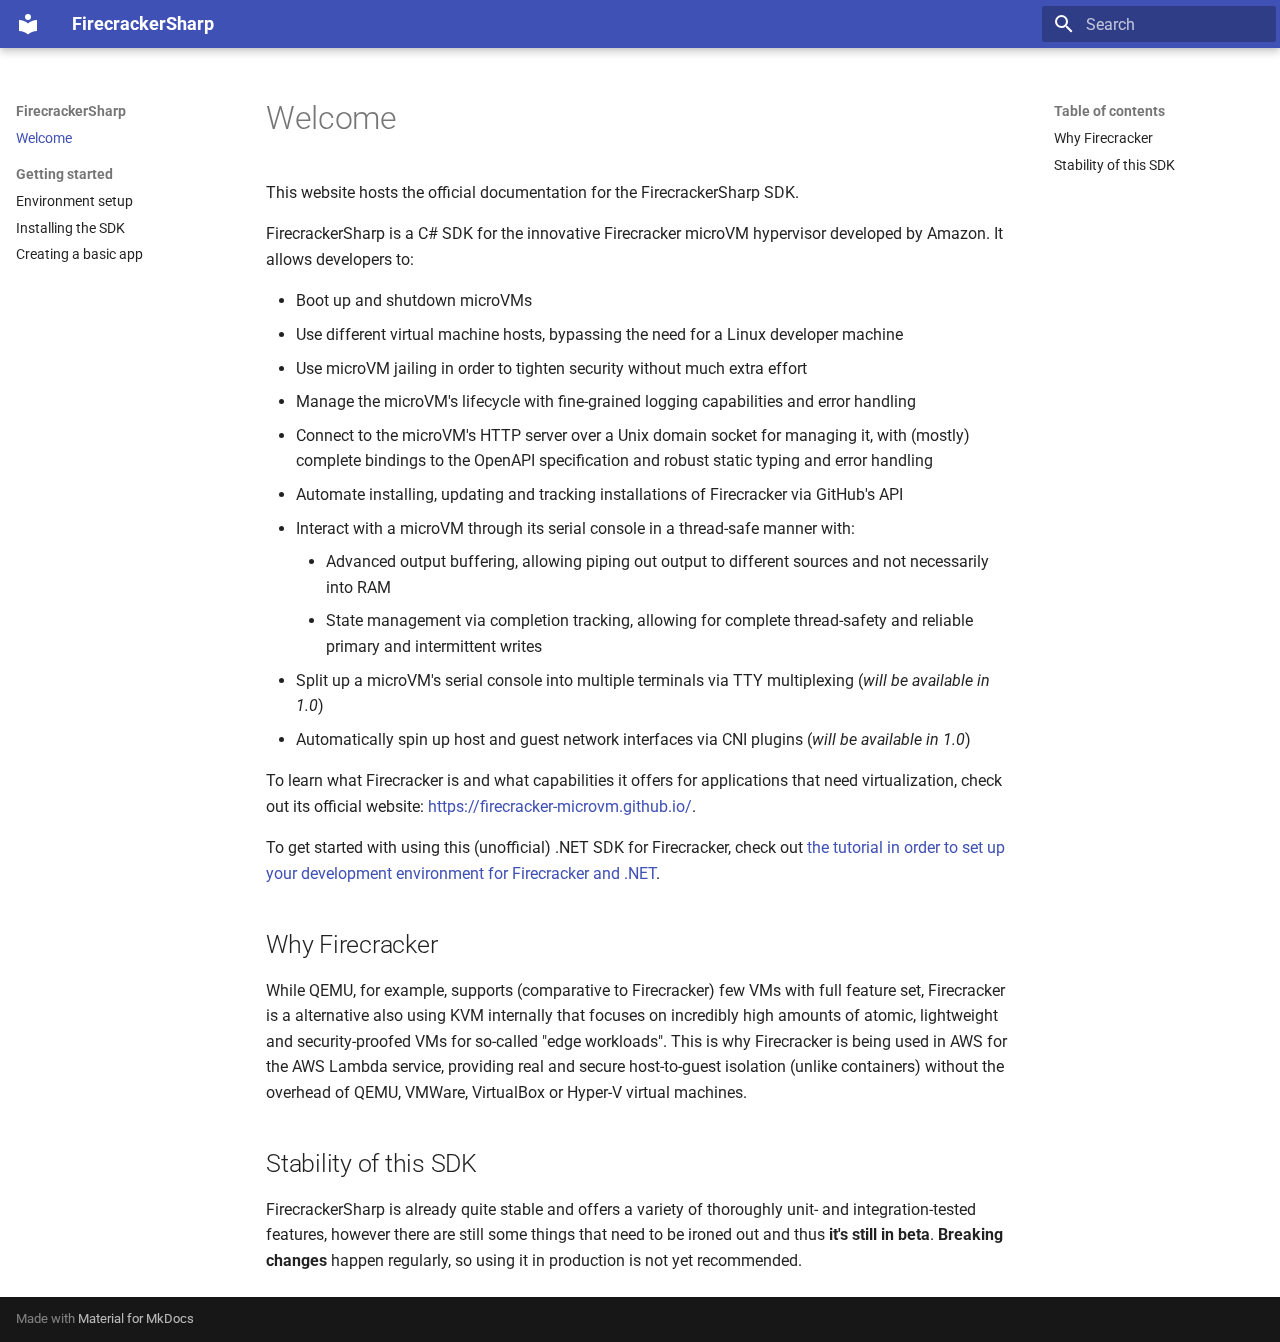
<file: index.html>
<!doctype html>
<html lang="en" class="no-js">
  <head>
    
      <meta charset="utf-8">
      <meta name="viewport" content="width=device-width,initial-scale=1">
      
      
      
        <link rel="canonical" href="https://firecrackersharp.github.io/">
      
      
      
        <link rel="next" href="getting-started/1-environment-setup/">
      
      
      <link rel="icon" href="assets/images/favicon.png">
      <meta name="generator" content="mkdocs-1.6.0, mkdocs-material-9.5.27">
    
    
      
        <title>FirecrackerSharp</title>
      
    
    
      <link rel="stylesheet" href="assets/stylesheets/main.6543a935.min.css">
      
      


    
    
      
    
    
      
        
        
        <link rel="preconnect" href="https://fonts.gstatic.com" crossorigin>
        <link rel="stylesheet" href="https://fonts.googleapis.com/css?family=Roboto:300,300i,400,400i,700,700i%7CRoboto+Mono:400,400i,700,700i&display=fallback">
        <style>:root{--md-text-font:"Roboto";--md-code-font:"Roboto Mono"}</style>
      
    
    
      <link rel="stylesheet" href="stylesheets/extra.css">
    
    <script>__md_scope=new URL(".",location),__md_hash=e=>[...e].reduce((e,_)=>(e<<5)-e+_.charCodeAt(0),0),__md_get=(e,_=localStorage,t=__md_scope)=>JSON.parse(_.getItem(t.pathname+"."+e)),__md_set=(e,_,t=localStorage,a=__md_scope)=>{try{t.setItem(a.pathname+"."+e,JSON.stringify(_))}catch(e){}}</script>
    
      

    
    
    
  </head>
  
  
    <body dir="ltr">
  
    
    <input class="md-toggle" data-md-toggle="drawer" type="checkbox" id="__drawer" autocomplete="off">
    <input class="md-toggle" data-md-toggle="search" type="checkbox" id="__search" autocomplete="off">
    <label class="md-overlay" for="__drawer"></label>
    <div data-md-component="skip">
      
        
        <a href="#welcome" class="md-skip">
          Skip to content
        </a>
      
    </div>
    <div data-md-component="announce">
      
    </div>
    
    
      

  

<header class="md-header md-header--shadow" data-md-component="header">
  <nav class="md-header__inner md-grid" aria-label="Header">
    <a href="." title="FirecrackerSharp" class="md-header__button md-logo" aria-label="FirecrackerSharp" data-md-component="logo">
      
  
  <svg xmlns="http://www.w3.org/2000/svg" viewBox="0 0 24 24"><path d="M12 8a3 3 0 0 0 3-3 3 3 0 0 0-3-3 3 3 0 0 0-3 3 3 3 0 0 0 3 3m0 3.54C9.64 9.35 6.5 8 3 8v11c3.5 0 6.64 1.35 9 3.54 2.36-2.19 5.5-3.54 9-3.54V8c-3.5 0-6.64 1.35-9 3.54Z"/></svg>

    </a>
    <label class="md-header__button md-icon" for="__drawer">
      
      <svg xmlns="http://www.w3.org/2000/svg" viewBox="0 0 24 24"><path d="M3 6h18v2H3V6m0 5h18v2H3v-2m0 5h18v2H3v-2Z"/></svg>
    </label>
    <div class="md-header__title" data-md-component="header-title">
      <div class="md-header__ellipsis">
        <div class="md-header__topic">
          <span class="md-ellipsis">
            FirecrackerSharp
          </span>
        </div>
        <div class="md-header__topic" data-md-component="header-topic">
          <span class="md-ellipsis">
            
              Welcome
            
          </span>
        </div>
      </div>
    </div>
    
    
      <script>var media,input,key,value,palette=__md_get("__palette");if(palette&&palette.color){"(prefers-color-scheme)"===palette.color.media&&(media=matchMedia("(prefers-color-scheme: light)"),input=document.querySelector(media.matches?"[data-md-color-media='(prefers-color-scheme: light)']":"[data-md-color-media='(prefers-color-scheme: dark)']"),palette.color.media=input.getAttribute("data-md-color-media"),palette.color.scheme=input.getAttribute("data-md-color-scheme"),palette.color.primary=input.getAttribute("data-md-color-primary"),palette.color.accent=input.getAttribute("data-md-color-accent"));for([key,value]of Object.entries(palette.color))document.body.setAttribute("data-md-color-"+key,value)}</script>
    
    
    
      <label class="md-header__button md-icon" for="__search">
        
        <svg xmlns="http://www.w3.org/2000/svg" viewBox="0 0 24 24"><path d="M9.5 3A6.5 6.5 0 0 1 16 9.5c0 1.61-.59 3.09-1.56 4.23l.27.27h.79l5 5-1.5 1.5-5-5v-.79l-.27-.27A6.516 6.516 0 0 1 9.5 16 6.5 6.5 0 0 1 3 9.5 6.5 6.5 0 0 1 9.5 3m0 2C7 5 5 7 5 9.5S7 14 9.5 14 14 12 14 9.5 12 5 9.5 5Z"/></svg>
      </label>
      <div class="md-search" data-md-component="search" role="dialog">
  <label class="md-search__overlay" for="__search"></label>
  <div class="md-search__inner" role="search">
    <form class="md-search__form" name="search">
      <input type="text" class="md-search__input" name="query" aria-label="Search" placeholder="Search" autocapitalize="off" autocorrect="off" autocomplete="off" spellcheck="false" data-md-component="search-query" required>
      <label class="md-search__icon md-icon" for="__search">
        
        <svg xmlns="http://www.w3.org/2000/svg" viewBox="0 0 24 24"><path d="M9.5 3A6.5 6.5 0 0 1 16 9.5c0 1.61-.59 3.09-1.56 4.23l.27.27h.79l5 5-1.5 1.5-5-5v-.79l-.27-.27A6.516 6.516 0 0 1 9.5 16 6.5 6.5 0 0 1 3 9.5 6.5 6.5 0 0 1 9.5 3m0 2C7 5 5 7 5 9.5S7 14 9.5 14 14 12 14 9.5 12 5 9.5 5Z"/></svg>
        
        <svg xmlns="http://www.w3.org/2000/svg" viewBox="0 0 24 24"><path d="M20 11v2H8l5.5 5.5-1.42 1.42L4.16 12l7.92-7.92L13.5 5.5 8 11h12Z"/></svg>
      </label>
      <nav class="md-search__options" aria-label="Search">
        
        <button type="reset" class="md-search__icon md-icon" title="Clear" aria-label="Clear" tabindex="-1">
          
          <svg xmlns="http://www.w3.org/2000/svg" viewBox="0 0 24 24"><path d="M19 6.41 17.59 5 12 10.59 6.41 5 5 6.41 10.59 12 5 17.59 6.41 19 12 13.41 17.59 19 19 17.59 13.41 12 19 6.41Z"/></svg>
        </button>
      </nav>
      
    </form>
    <div class="md-search__output">
      <div class="md-search__scrollwrap" tabindex="0" data-md-scrollfix>
        <div class="md-search-result" data-md-component="search-result">
          <div class="md-search-result__meta">
            Initializing search
          </div>
          <ol class="md-search-result__list" role="presentation"></ol>
        </div>
      </div>
    </div>
  </div>
</div>
    
    
  </nav>
  
</header>
    
    <div class="md-container" data-md-component="container">
      
      
        
          
        
      
      <main class="md-main" data-md-component="main">
        <div class="md-main__inner md-grid">
          
            
              
              <div class="md-sidebar md-sidebar--primary" data-md-component="sidebar" data-md-type="navigation" >
                <div class="md-sidebar__scrollwrap">
                  <div class="md-sidebar__inner">
                    



<nav class="md-nav md-nav--primary" aria-label="Navigation" data-md-level="0">
  <label class="md-nav__title" for="__drawer">
    <a href="." title="FirecrackerSharp" class="md-nav__button md-logo" aria-label="FirecrackerSharp" data-md-component="logo">
      
  
  <svg xmlns="http://www.w3.org/2000/svg" viewBox="0 0 24 24"><path d="M12 8a3 3 0 0 0 3-3 3 3 0 0 0-3-3 3 3 0 0 0-3 3 3 3 0 0 0 3 3m0 3.54C9.64 9.35 6.5 8 3 8v11c3.5 0 6.64 1.35 9 3.54 2.36-2.19 5.5-3.54 9-3.54V8c-3.5 0-6.64 1.35-9 3.54Z"/></svg>

    </a>
    FirecrackerSharp
  </label>
  
  <ul class="md-nav__list" data-md-scrollfix>
    
      
      
  
  
    
  
  
  
    <li class="md-nav__item md-nav__item--active">
      
      <input class="md-nav__toggle md-toggle" type="checkbox" id="__toc">
      
      
        
      
      
        <label class="md-nav__link md-nav__link--active" for="__toc">
          
  
  <span class="md-ellipsis">
    Welcome
  </span>
  

          <span class="md-nav__icon md-icon"></span>
        </label>
      
      <a href="." class="md-nav__link md-nav__link--active">
        
  
  <span class="md-ellipsis">
    Welcome
  </span>
  

      </a>
      
        

<nav class="md-nav md-nav--secondary" aria-label="Table of contents">
  
  
  
    
  
  
    <label class="md-nav__title" for="__toc">
      <span class="md-nav__icon md-icon"></span>
      Table of contents
    </label>
    <ul class="md-nav__list" data-md-component="toc" data-md-scrollfix>
      
        <li class="md-nav__item">
  <a href="#why-firecracker" class="md-nav__link">
    <span class="md-ellipsis">
      Why Firecracker
    </span>
  </a>
  
</li>
      
        <li class="md-nav__item">
  <a href="#stability-of-this-sdk" class="md-nav__link">
    <span class="md-ellipsis">
      Stability of this SDK
    </span>
  </a>
  
</li>
      
    </ul>
  
</nav>
      
    </li>
  

    
      
      
  
  
  
  
    
    
    
      
        
        
      
    
    
    <li class="md-nav__item md-nav__item--section md-nav__item--nested">
      
        
        
        <input class="md-nav__toggle md-toggle " type="checkbox" id="__nav_2" >
        
          
          <label class="md-nav__link" for="__nav_2" id="__nav_2_label" tabindex="">
            
  
  <span class="md-ellipsis">
    Getting started
  </span>
  

            <span class="md-nav__icon md-icon"></span>
          </label>
        
        <nav class="md-nav" data-md-level="1" aria-labelledby="__nav_2_label" aria-expanded="false">
          <label class="md-nav__title" for="__nav_2">
            <span class="md-nav__icon md-icon"></span>
            Getting started
          </label>
          <ul class="md-nav__list" data-md-scrollfix>
            
              
                
  
  
  
  
    <li class="md-nav__item">
      <a href="getting-started/1-environment-setup/" class="md-nav__link">
        
  
  <span class="md-ellipsis">
    Environment setup
  </span>
  

      </a>
    </li>
  

              
            
              
                
  
  
  
  
    <li class="md-nav__item">
      <a href="getting-started/2-installing-the-sdk/" class="md-nav__link">
        
  
  <span class="md-ellipsis">
    Installing the SDK
  </span>
  

      </a>
    </li>
  

              
            
              
                
  
  
  
  
    <li class="md-nav__item">
      <a href="getting-started/3-creating-a-basic-app/" class="md-nav__link">
        
  
  <span class="md-ellipsis">
    Creating a basic app
  </span>
  

      </a>
    </li>
  

              
            
          </ul>
        </nav>
      
    </li>
  

    
  </ul>
</nav>
                  </div>
                </div>
              </div>
            
            
              
              <div class="md-sidebar md-sidebar--secondary" data-md-component="sidebar" data-md-type="toc" >
                <div class="md-sidebar__scrollwrap">
                  <div class="md-sidebar__inner">
                    

<nav class="md-nav md-nav--secondary" aria-label="Table of contents">
  
  
  
    
  
  
    <label class="md-nav__title" for="__toc">
      <span class="md-nav__icon md-icon"></span>
      Table of contents
    </label>
    <ul class="md-nav__list" data-md-component="toc" data-md-scrollfix>
      
        <li class="md-nav__item">
  <a href="#why-firecracker" class="md-nav__link">
    <span class="md-ellipsis">
      Why Firecracker
    </span>
  </a>
  
</li>
      
        <li class="md-nav__item">
  <a href="#stability-of-this-sdk" class="md-nav__link">
    <span class="md-ellipsis">
      Stability of this SDK
    </span>
  </a>
  
</li>
      
    </ul>
  
</nav>
                  </div>
                </div>
              </div>
            
          
          
            <div class="md-content" data-md-component="content">
              <article class="md-content__inner md-typeset">
                
                  


<h1 id="welcome">Welcome</h1>
<p>This website hosts the official documentation for the FirecrackerSharp SDK.</p>
<p>FirecrackerSharp is a C# SDK for the innovative Firecracker microVM hypervisor developed by Amazon. It allows developers to:</p>
<ul>
<li>Boot up and shutdown microVMs</li>
<li>Use different virtual machine hosts, bypassing the need for a Linux developer machine</li>
<li>Use microVM jailing in order to tighten security without much extra effort</li>
<li>Manage the microVM's lifecycle with fine-grained logging capabilities and error handling</li>
<li>Connect to the microVM's HTTP server over a Unix domain socket for managing it, with (mostly) complete bindings to the OpenAPI specification and robust static typing and error handling</li>
<li>Automate installing, updating and tracking installations of Firecracker via GitHub's API</li>
<li>Interact with a microVM through its serial console in a thread-safe manner with:<ul>
<li>Advanced output buffering, allowing piping out output to different sources and not necessarily into RAM</li>
<li>State management via completion tracking, allowing for complete thread-safety and reliable primary and intermittent writes</li>
</ul>
</li>
<li>Split up a microVM's serial console into multiple terminals via TTY multiplexing (<em>will be available in 1.0</em>)</li>
<li>Automatically spin up host and guest network interfaces via CNI plugins (<em>will be available in 1.0</em>)</li>
</ul>
<p>To learn what Firecracker is and what capabilities it offers for applications that need virtualization, check out its official website: <a href="https://firecracker-microvm.github.io/">https://firecracker-microvm.github.io/</a>.</p>
<p>To get started with using this (unofficial) .NET SDK for Firecracker, check out <a href="./getting-started/environment-setup.md">the tutorial in order to set up your development environment for Firecracker and .NET</a>.</p>
<h2 id="why-firecracker">Why Firecracker</h2>
<p>While QEMU, for example, supports (comparative to Firecracker) few VMs with full feature set, Firecracker is a alternative also using KVM internally that focuses on incredibly high amounts of atomic, lightweight and security-proofed VMs for so-called "edge workloads". This is why Firecracker is being used in AWS for the AWS Lambda service, providing real and secure host-to-guest isolation (unlike containers) without the overhead of QEMU, VMWare, VirtualBox or Hyper-V virtual machines.</p>
<h2 id="stability-of-this-sdk">Stability of this SDK</h2>
<p>FirecrackerSharp is already quite stable and offers a variety of thoroughly unit- and integration-tested features, however there are still some things that need to be ironed out and thus <strong>it's still in beta</strong>. <strong>Breaking changes</strong> happen regularly, so using it in production is not yet recommended.</p>












                
              </article>
            </div>
          
          
<script>var target=document.getElementById(location.hash.slice(1));target&&target.name&&(target.checked=target.name.startsWith("__tabbed_"))</script>
        </div>
        
      </main>
      
        <footer class="md-footer">
  
  <div class="md-footer-meta md-typeset">
    <div class="md-footer-meta__inner md-grid">
      <div class="md-copyright">
  
  
    Made with
    <a href="https://squidfunk.github.io/mkdocs-material/" target="_blank" rel="noopener">
      Material for MkDocs
    </a>
  
</div>
      
    </div>
  </div>
</footer>
      
    </div>
    <div class="md-dialog" data-md-component="dialog">
      <div class="md-dialog__inner md-typeset"></div>
    </div>
    
      <div class="md-progress" data-md-component="progress" role="progressbar"></div>
    
    
    <script id="__config" type="application/json">{"base": ".", "features": ["navigation.instant", "navigation.instant.progress", "navigation.sections"], "search": "assets/javascripts/workers/search.b8dbb3d2.min.js", "translations": {"clipboard.copied": "Copied to clipboard", "clipboard.copy": "Copy to clipboard", "search.result.more.one": "1 more on this page", "search.result.more.other": "# more on this page", "search.result.none": "No matching documents", "search.result.one": "1 matching document", "search.result.other": "# matching documents", "search.result.placeholder": "Type to start searching", "search.result.term.missing": "Missing", "select.version": "Select version"}}</script>
    
    
      <script src="assets/javascripts/bundle.ad660dcc.min.js"></script>
      
    
  </body>
</html>
</file>
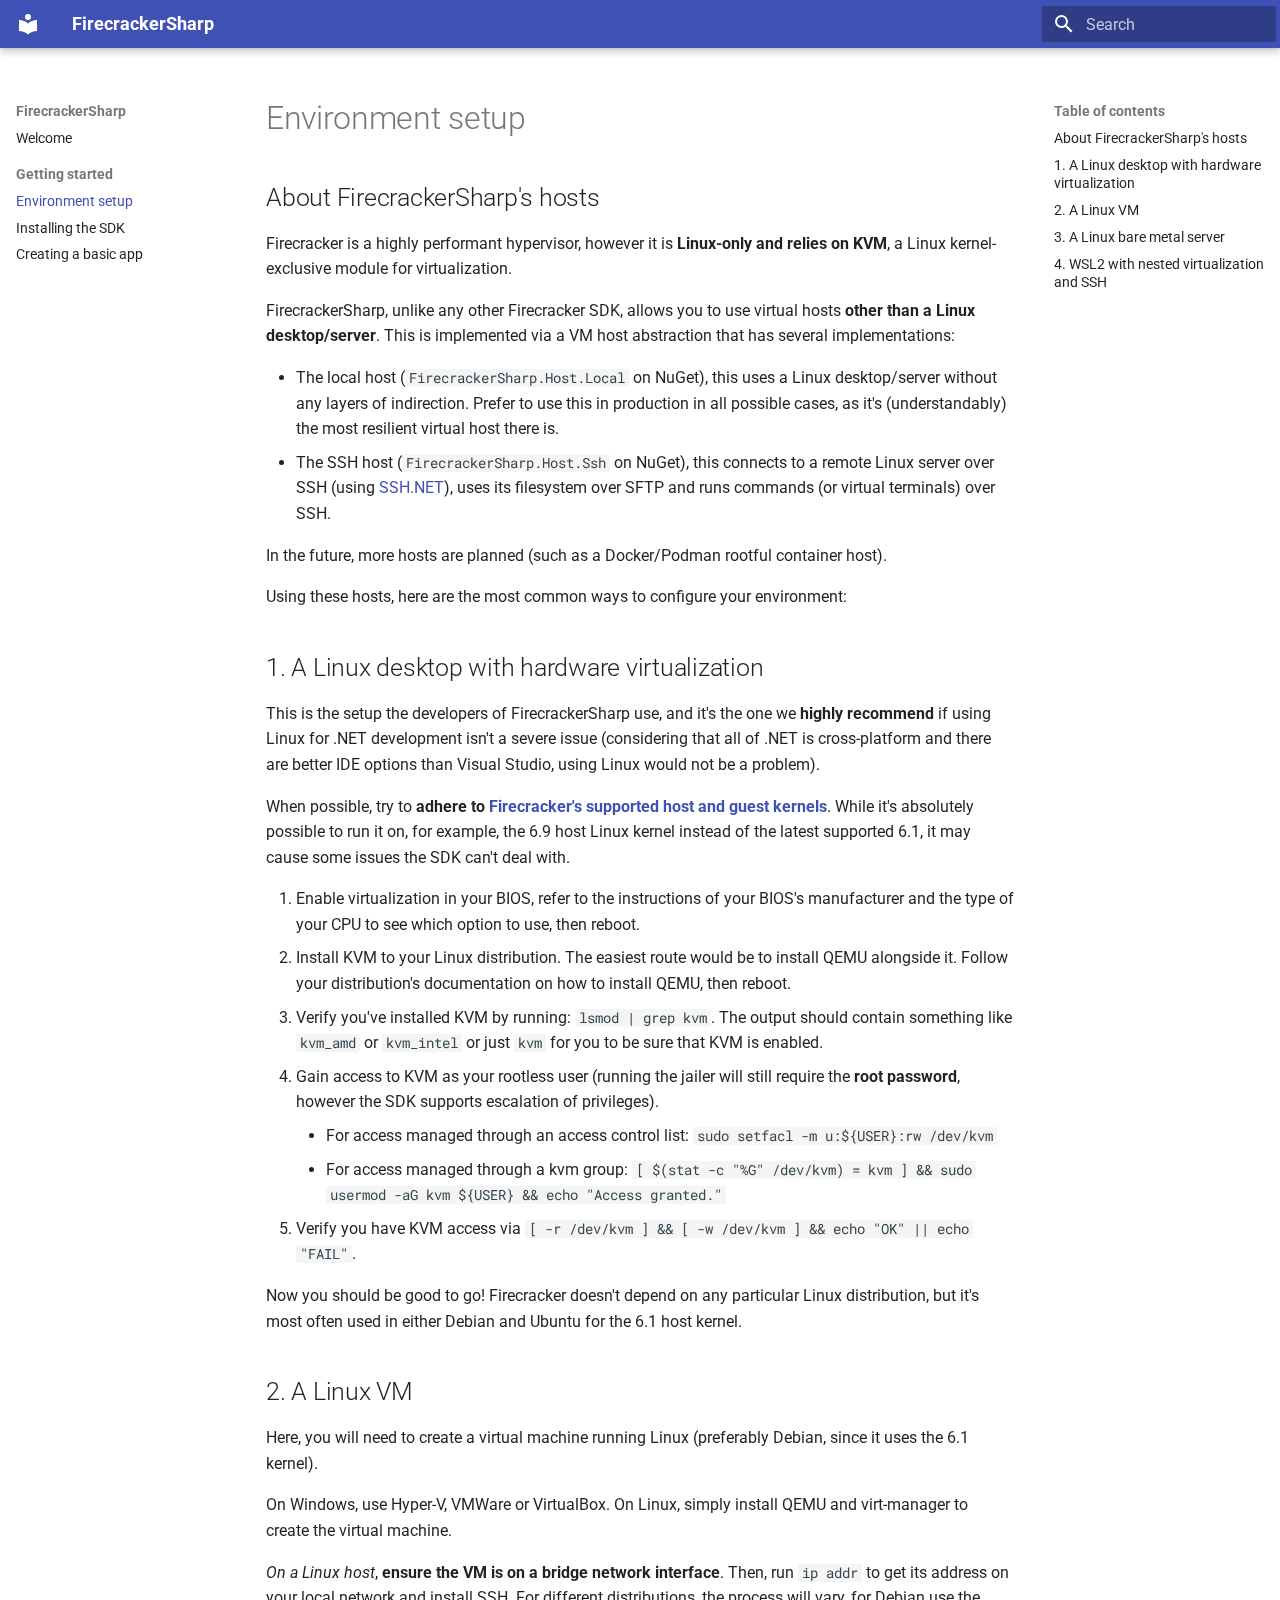
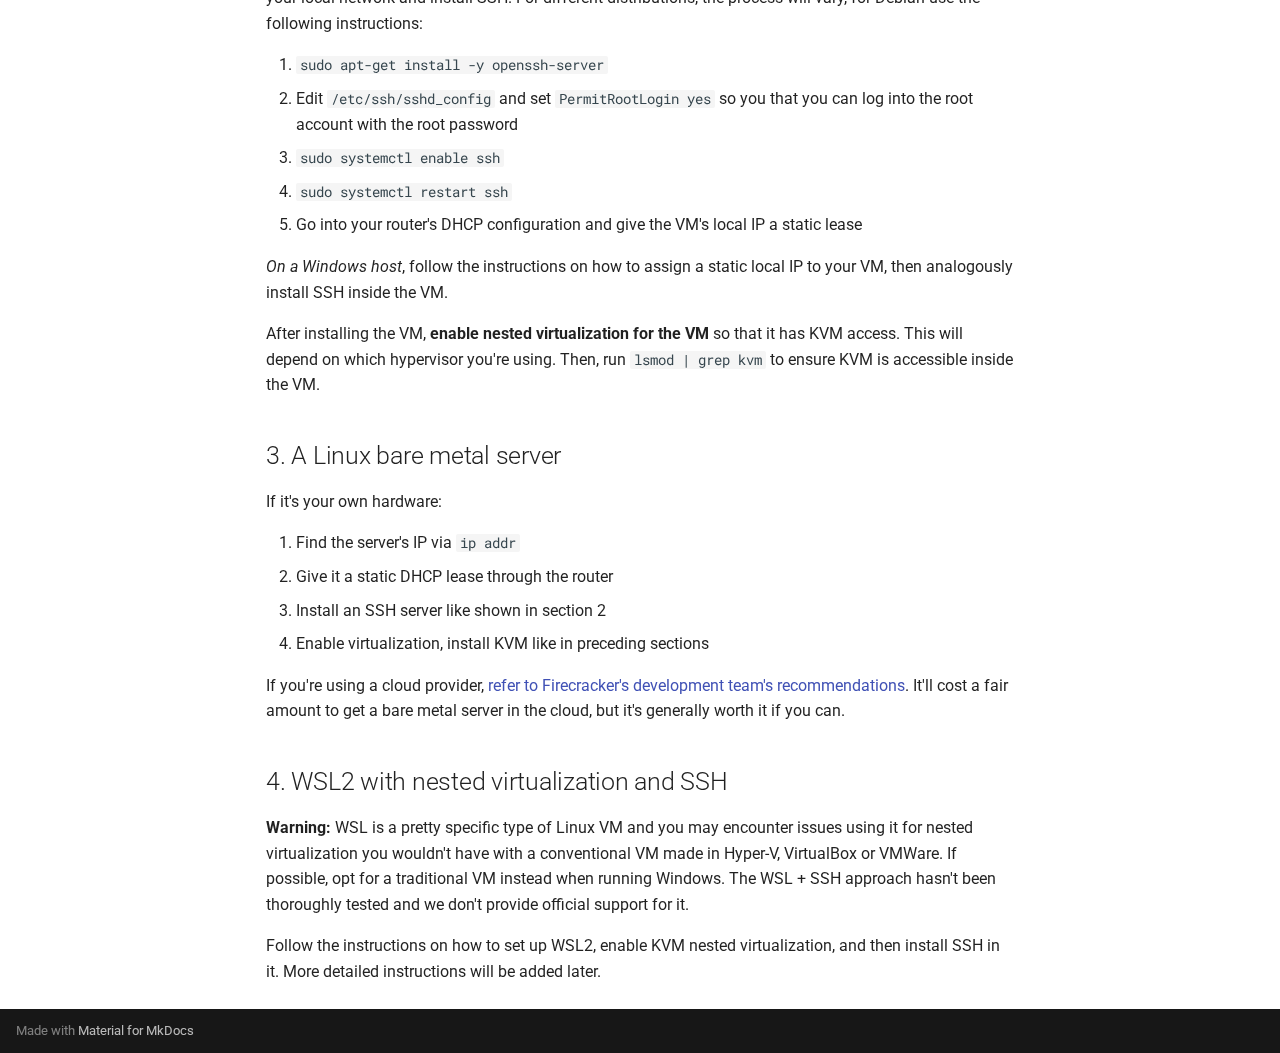
<file: getting-started/1-environment-setup/index.html>
<!doctype html>
<html lang="en" class="no-js">
  <head>
    
      <meta charset="utf-8">
      <meta name="viewport" content="width=device-width,initial-scale=1">
      
      
      
        <link rel="canonical" href="https://firecrackersharp.github.io/getting-started/1-environment-setup/">
      
      
        <link rel="prev" href="../..">
      
      
        <link rel="next" href="../2-installing-the-sdk/">
      
      
      <link rel="icon" href="../../assets/images/favicon.png">
      <meta name="generator" content="mkdocs-1.6.0, mkdocs-material-9.5.27">
    
    
      
        <title>Environment setup - FirecrackerSharp</title>
      
    
    
      <link rel="stylesheet" href="../../assets/stylesheets/main.6543a935.min.css">
      
      


    
    
      
    
    
      
        
        
        <link rel="preconnect" href="https://fonts.gstatic.com" crossorigin>
        <link rel="stylesheet" href="https://fonts.googleapis.com/css?family=Roboto:300,300i,400,400i,700,700i%7CRoboto+Mono:400,400i,700,700i&display=fallback">
        <style>:root{--md-text-font:"Roboto";--md-code-font:"Roboto Mono"}</style>
      
    
    
      <link rel="stylesheet" href="../../stylesheets/extra.css">
    
    <script>__md_scope=new URL("../..",location),__md_hash=e=>[...e].reduce((e,_)=>(e<<5)-e+_.charCodeAt(0),0),__md_get=(e,_=localStorage,t=__md_scope)=>JSON.parse(_.getItem(t.pathname+"."+e)),__md_set=(e,_,t=localStorage,a=__md_scope)=>{try{t.setItem(a.pathname+"."+e,JSON.stringify(_))}catch(e){}}</script>
    
      

    
    
    
  </head>
  
  
    <body dir="ltr">
  
    
    <input class="md-toggle" data-md-toggle="drawer" type="checkbox" id="__drawer" autocomplete="off">
    <input class="md-toggle" data-md-toggle="search" type="checkbox" id="__search" autocomplete="off">
    <label class="md-overlay" for="__drawer"></label>
    <div data-md-component="skip">
      
        
        <a href="#environment-setup" class="md-skip">
          Skip to content
        </a>
      
    </div>
    <div data-md-component="announce">
      
    </div>
    
    
      

  

<header class="md-header md-header--shadow" data-md-component="header">
  <nav class="md-header__inner md-grid" aria-label="Header">
    <a href="../.." title="FirecrackerSharp" class="md-header__button md-logo" aria-label="FirecrackerSharp" data-md-component="logo">
      
  
  <svg xmlns="http://www.w3.org/2000/svg" viewBox="0 0 24 24"><path d="M12 8a3 3 0 0 0 3-3 3 3 0 0 0-3-3 3 3 0 0 0-3 3 3 3 0 0 0 3 3m0 3.54C9.64 9.35 6.5 8 3 8v11c3.5 0 6.64 1.35 9 3.54 2.36-2.19 5.5-3.54 9-3.54V8c-3.5 0-6.64 1.35-9 3.54Z"/></svg>

    </a>
    <label class="md-header__button md-icon" for="__drawer">
      
      <svg xmlns="http://www.w3.org/2000/svg" viewBox="0 0 24 24"><path d="M3 6h18v2H3V6m0 5h18v2H3v-2m0 5h18v2H3v-2Z"/></svg>
    </label>
    <div class="md-header__title" data-md-component="header-title">
      <div class="md-header__ellipsis">
        <div class="md-header__topic">
          <span class="md-ellipsis">
            FirecrackerSharp
          </span>
        </div>
        <div class="md-header__topic" data-md-component="header-topic">
          <span class="md-ellipsis">
            
              Environment setup
            
          </span>
        </div>
      </div>
    </div>
    
    
      <script>var media,input,key,value,palette=__md_get("__palette");if(palette&&palette.color){"(prefers-color-scheme)"===palette.color.media&&(media=matchMedia("(prefers-color-scheme: light)"),input=document.querySelector(media.matches?"[data-md-color-media='(prefers-color-scheme: light)']":"[data-md-color-media='(prefers-color-scheme: dark)']"),palette.color.media=input.getAttribute("data-md-color-media"),palette.color.scheme=input.getAttribute("data-md-color-scheme"),palette.color.primary=input.getAttribute("data-md-color-primary"),palette.color.accent=input.getAttribute("data-md-color-accent"));for([key,value]of Object.entries(palette.color))document.body.setAttribute("data-md-color-"+key,value)}</script>
    
    
    
      <label class="md-header__button md-icon" for="__search">
        
        <svg xmlns="http://www.w3.org/2000/svg" viewBox="0 0 24 24"><path d="M9.5 3A6.5 6.5 0 0 1 16 9.5c0 1.61-.59 3.09-1.56 4.23l.27.27h.79l5 5-1.5 1.5-5-5v-.79l-.27-.27A6.516 6.516 0 0 1 9.5 16 6.5 6.5 0 0 1 3 9.5 6.5 6.5 0 0 1 9.5 3m0 2C7 5 5 7 5 9.5S7 14 9.5 14 14 12 14 9.5 12 5 9.5 5Z"/></svg>
      </label>
      <div class="md-search" data-md-component="search" role="dialog">
  <label class="md-search__overlay" for="__search"></label>
  <div class="md-search__inner" role="search">
    <form class="md-search__form" name="search">
      <input type="text" class="md-search__input" name="query" aria-label="Search" placeholder="Search" autocapitalize="off" autocorrect="off" autocomplete="off" spellcheck="false" data-md-component="search-query" required>
      <label class="md-search__icon md-icon" for="__search">
        
        <svg xmlns="http://www.w3.org/2000/svg" viewBox="0 0 24 24"><path d="M9.5 3A6.5 6.5 0 0 1 16 9.5c0 1.61-.59 3.09-1.56 4.23l.27.27h.79l5 5-1.5 1.5-5-5v-.79l-.27-.27A6.516 6.516 0 0 1 9.5 16 6.5 6.5 0 0 1 3 9.5 6.5 6.5 0 0 1 9.5 3m0 2C7 5 5 7 5 9.5S7 14 9.5 14 14 12 14 9.5 12 5 9.5 5Z"/></svg>
        
        <svg xmlns="http://www.w3.org/2000/svg" viewBox="0 0 24 24"><path d="M20 11v2H8l5.5 5.5-1.42 1.42L4.16 12l7.92-7.92L13.5 5.5 8 11h12Z"/></svg>
      </label>
      <nav class="md-search__options" aria-label="Search">
        
        <button type="reset" class="md-search__icon md-icon" title="Clear" aria-label="Clear" tabindex="-1">
          
          <svg xmlns="http://www.w3.org/2000/svg" viewBox="0 0 24 24"><path d="M19 6.41 17.59 5 12 10.59 6.41 5 5 6.41 10.59 12 5 17.59 6.41 19 12 13.41 17.59 19 19 17.59 13.41 12 19 6.41Z"/></svg>
        </button>
      </nav>
      
    </form>
    <div class="md-search__output">
      <div class="md-search__scrollwrap" tabindex="0" data-md-scrollfix>
        <div class="md-search-result" data-md-component="search-result">
          <div class="md-search-result__meta">
            Initializing search
          </div>
          <ol class="md-search-result__list" role="presentation"></ol>
        </div>
      </div>
    </div>
  </div>
</div>
    
    
  </nav>
  
</header>
    
    <div class="md-container" data-md-component="container">
      
      
        
          
        
      
      <main class="md-main" data-md-component="main">
        <div class="md-main__inner md-grid">
          
            
              
              <div class="md-sidebar md-sidebar--primary" data-md-component="sidebar" data-md-type="navigation" >
                <div class="md-sidebar__scrollwrap">
                  <div class="md-sidebar__inner">
                    



<nav class="md-nav md-nav--primary" aria-label="Navigation" data-md-level="0">
  <label class="md-nav__title" for="__drawer">
    <a href="../.." title="FirecrackerSharp" class="md-nav__button md-logo" aria-label="FirecrackerSharp" data-md-component="logo">
      
  
  <svg xmlns="http://www.w3.org/2000/svg" viewBox="0 0 24 24"><path d="M12 8a3 3 0 0 0 3-3 3 3 0 0 0-3-3 3 3 0 0 0-3 3 3 3 0 0 0 3 3m0 3.54C9.64 9.35 6.5 8 3 8v11c3.5 0 6.64 1.35 9 3.54 2.36-2.19 5.5-3.54 9-3.54V8c-3.5 0-6.64 1.35-9 3.54Z"/></svg>

    </a>
    FirecrackerSharp
  </label>
  
  <ul class="md-nav__list" data-md-scrollfix>
    
      
      
  
  
  
  
    <li class="md-nav__item">
      <a href="../.." class="md-nav__link">
        
  
  <span class="md-ellipsis">
    Welcome
  </span>
  

      </a>
    </li>
  

    
      
      
  
  
    
  
  
  
    
    
    
      
        
        
      
    
    
    <li class="md-nav__item md-nav__item--active md-nav__item--section md-nav__item--nested">
      
        
        
        <input class="md-nav__toggle md-toggle " type="checkbox" id="__nav_2" checked>
        
          
          <label class="md-nav__link" for="__nav_2" id="__nav_2_label" tabindex="">
            
  
  <span class="md-ellipsis">
    Getting started
  </span>
  

            <span class="md-nav__icon md-icon"></span>
          </label>
        
        <nav class="md-nav" data-md-level="1" aria-labelledby="__nav_2_label" aria-expanded="true">
          <label class="md-nav__title" for="__nav_2">
            <span class="md-nav__icon md-icon"></span>
            Getting started
          </label>
          <ul class="md-nav__list" data-md-scrollfix>
            
              
                
  
  
    
  
  
  
    <li class="md-nav__item md-nav__item--active">
      
      <input class="md-nav__toggle md-toggle" type="checkbox" id="__toc">
      
      
        
      
      
        <label class="md-nav__link md-nav__link--active" for="__toc">
          
  
  <span class="md-ellipsis">
    Environment setup
  </span>
  

          <span class="md-nav__icon md-icon"></span>
        </label>
      
      <a href="./" class="md-nav__link md-nav__link--active">
        
  
  <span class="md-ellipsis">
    Environment setup
  </span>
  

      </a>
      
        

<nav class="md-nav md-nav--secondary" aria-label="Table of contents">
  
  
  
    
  
  
    <label class="md-nav__title" for="__toc">
      <span class="md-nav__icon md-icon"></span>
      Table of contents
    </label>
    <ul class="md-nav__list" data-md-component="toc" data-md-scrollfix>
      
        <li class="md-nav__item">
  <a href="#about-firecrackersharps-hosts" class="md-nav__link">
    <span class="md-ellipsis">
      About FirecrackerSharp's hosts
    </span>
  </a>
  
</li>
      
        <li class="md-nav__item">
  <a href="#1-a-linux-desktop-with-hardware-virtualization" class="md-nav__link">
    <span class="md-ellipsis">
      1. A Linux desktop with hardware virtualization
    </span>
  </a>
  
</li>
      
        <li class="md-nav__item">
  <a href="#2-a-linux-vm" class="md-nav__link">
    <span class="md-ellipsis">
      2. A Linux VM
    </span>
  </a>
  
</li>
      
        <li class="md-nav__item">
  <a href="#3-a-linux-bare-metal-server" class="md-nav__link">
    <span class="md-ellipsis">
      3. A Linux bare metal server
    </span>
  </a>
  
</li>
      
        <li class="md-nav__item">
  <a href="#4-wsl2-with-nested-virtualization-and-ssh" class="md-nav__link">
    <span class="md-ellipsis">
      4. WSL2 with nested virtualization and SSH
    </span>
  </a>
  
</li>
      
    </ul>
  
</nav>
      
    </li>
  

              
            
              
                
  
  
  
  
    <li class="md-nav__item">
      <a href="../2-installing-the-sdk/" class="md-nav__link">
        
  
  <span class="md-ellipsis">
    Installing the SDK
  </span>
  

      </a>
    </li>
  

              
            
              
                
  
  
  
  
    <li class="md-nav__item">
      <a href="../3-creating-a-basic-app/" class="md-nav__link">
        
  
  <span class="md-ellipsis">
    Creating a basic app
  </span>
  

      </a>
    </li>
  

              
            
          </ul>
        </nav>
      
    </li>
  

    
  </ul>
</nav>
                  </div>
                </div>
              </div>
            
            
              
              <div class="md-sidebar md-sidebar--secondary" data-md-component="sidebar" data-md-type="toc" >
                <div class="md-sidebar__scrollwrap">
                  <div class="md-sidebar__inner">
                    

<nav class="md-nav md-nav--secondary" aria-label="Table of contents">
  
  
  
    
  
  
    <label class="md-nav__title" for="__toc">
      <span class="md-nav__icon md-icon"></span>
      Table of contents
    </label>
    <ul class="md-nav__list" data-md-component="toc" data-md-scrollfix>
      
        <li class="md-nav__item">
  <a href="#about-firecrackersharps-hosts" class="md-nav__link">
    <span class="md-ellipsis">
      About FirecrackerSharp's hosts
    </span>
  </a>
  
</li>
      
        <li class="md-nav__item">
  <a href="#1-a-linux-desktop-with-hardware-virtualization" class="md-nav__link">
    <span class="md-ellipsis">
      1. A Linux desktop with hardware virtualization
    </span>
  </a>
  
</li>
      
        <li class="md-nav__item">
  <a href="#2-a-linux-vm" class="md-nav__link">
    <span class="md-ellipsis">
      2. A Linux VM
    </span>
  </a>
  
</li>
      
        <li class="md-nav__item">
  <a href="#3-a-linux-bare-metal-server" class="md-nav__link">
    <span class="md-ellipsis">
      3. A Linux bare metal server
    </span>
  </a>
  
</li>
      
        <li class="md-nav__item">
  <a href="#4-wsl2-with-nested-virtualization-and-ssh" class="md-nav__link">
    <span class="md-ellipsis">
      4. WSL2 with nested virtualization and SSH
    </span>
  </a>
  
</li>
      
    </ul>
  
</nav>
                  </div>
                </div>
              </div>
            
          
          
            <div class="md-content" data-md-component="content">
              <article class="md-content__inner md-typeset">
                
                  


<h1 id="environment-setup">Environment setup</h1>
<h2 id="about-firecrackersharps-hosts">About FirecrackerSharp's hosts</h2>
<p>Firecracker is a highly performant hypervisor, however it is <strong>Linux-only and relies on KVM</strong>, a Linux kernel-exclusive module for virtualization.</p>
<p>FirecrackerSharp, unlike any other Firecracker SDK, allows you to use virtual hosts <strong>other than a Linux desktop/server</strong>. This is implemented via a VM host abstraction that has several implementations:</p>
<ul>
<li>The local host (<code>FirecrackerSharp.Host.Local</code> on NuGet), this uses a Linux desktop/server without any layers of indirection. Prefer to use this in production in all possible cases, as it's (understandably) the most resilient virtual host there is.</li>
<li>The SSH host (<code>FirecrackerSharp.Host.Ssh</code> on NuGet), this connects to a remote Linux server over SSH (using <a href="https://github.com/sshnet/SSH.NET">SSH.NET</a>), uses its filesystem over SFTP and runs commands (or virtual terminals) over SSH.</li>
</ul>
<p>In the future, more hosts are planned (such as a Docker/Podman rootful container host).</p>
<p>Using these hosts, here are the most common ways to configure your environment:</p>
<h2 id="1-a-linux-desktop-with-hardware-virtualization">1. A Linux desktop with hardware virtualization</h2>
<p>This is the setup the developers of FirecrackerSharp use, and it's the one we <strong>highly recommend</strong> if using Linux for .NET development isn't a severe issue (considering that all of .NET is cross-platform and there are better IDE options than Visual Studio, using Linux would not be a problem).</p>
<p>When possible, try to <strong>adhere to <a href="https://github.com/firecracker-microvm/firecracker/blob/main/docs/kernel-policy.md">Firecracker's supported host and guest kernels</a></strong>. While it's absolutely possible to run it on, for example, the 6.9 host Linux kernel instead of the latest supported 6.1, it may cause some issues the SDK can't deal with.</p>
<ol>
<li>Enable virtualization in your BIOS, refer to the instructions of your BIOS's manufacturer and the type of your CPU to see which option to use, then reboot.</li>
<li>Install KVM to your Linux distribution. The easiest route would be to install QEMU alongside it. Follow your distribution's documentation on how to install QEMU, then reboot.</li>
<li>Verify you've installed KVM by running: <code>lsmod | grep kvm</code>. The output should contain something like <code>kvm_amd</code> or <code>kvm_intel</code> or just <code>kvm</code> for you to be sure that KVM is enabled.</li>
<li>Gain access to KVM as your rootless user (running the jailer will still require the <strong>root password</strong>, however the SDK supports escalation of privileges).<ul>
<li>For access managed through an access control list: <code>sudo setfacl -m u:${USER}:rw /dev/kvm</code></li>
<li>For access managed through a kvm group: <code>[ $(stat -c "%G" /dev/kvm) = kvm ] &amp;&amp; sudo usermod -aG kvm ${USER} &amp;&amp; echo "Access granted."</code></li>
</ul>
</li>
<li>Verify you have KVM access via <code>[ -r /dev/kvm ] &amp;&amp; [ -w /dev/kvm ] &amp;&amp; echo "OK" || echo "FAIL"</code>.</li>
</ol>
<p>Now you should be good to go! Firecracker doesn't depend on any particular Linux distribution, but it's most often used in either Debian and Ubuntu for the 6.1 host kernel.</p>
<h2 id="2-a-linux-vm">2. A Linux VM</h2>
<p>Here, you will need to create a virtual machine running Linux (preferably Debian, since it uses the 6.1 kernel).</p>
<p>On Windows, use Hyper-V, VMWare or VirtualBox. On Linux, simply install QEMU and virt-manager to create the virtual machine.</p>
<p><em>On a Linux host</em>, <strong>ensure the VM is on a bridge network interface</strong>. Then, run <code>ip addr</code> to get its address on your local network and install SSH. For different distributions, the process will vary, for Debian use the following instructions:</p>
<ol>
<li><code>sudo apt-get install -y openssh-server</code></li>
<li>Edit <code>/etc/ssh/sshd_config</code> and set <code>PermitRootLogin yes</code> so you that you can log into the root account with the root password</li>
<li><code>sudo systemctl enable ssh</code></li>
<li><code>sudo systemctl restart ssh</code></li>
<li>Go into your router's DHCP configuration and give the VM's local IP a static lease</li>
</ol>
<p><em>On a Windows host</em>, follow the instructions on how to assign a static local IP to your VM, then analogously install SSH inside the VM.</p>
<p>After installing the VM, <strong>enable nested virtualization for the VM</strong> so that it has KVM access. This will depend on which hypervisor you're using. Then, run <code>lsmod | grep kvm</code> to ensure KVM is accessible inside the VM.</p>
<h2 id="3-a-linux-bare-metal-server">3. A Linux bare metal server</h2>
<p>If it's your own hardware:</p>
<ol>
<li>Find the server's IP via <code>ip addr</code></li>
<li>Give it a static DHCP lease through the router</li>
<li>Install an SSH server like shown in section 2</li>
<li>Enable virtualization, install KVM like in preceding sections</li>
</ol>
<p>If you're using a cloud provider, <a href="https://github.com/firecracker-microvm/firecracker/blob/main/docs/dev-machine-setup.md#cloud">refer to Firecracker's development team's recommendations</a>. It'll cost a fair amount to get a bare metal server in the cloud, but it's generally worth it if you can.</p>
<h2 id="4-wsl2-with-nested-virtualization-and-ssh">4. WSL2 with nested virtualization and SSH</h2>
<p><strong>Warning:</strong> WSL is a pretty specific type of Linux VM and you may encounter issues using it for nested virtualization you wouldn't have with a conventional VM made in Hyper-V, VirtualBox or VMWare. If possible, opt for a traditional VM instead when running Windows. The WSL + SSH approach hasn't been thoroughly tested and we don't provide official support for it.</p>
<p>Follow the instructions on how to set up WSL2, enable KVM nested virtualization, and then install SSH in it. More detailed instructions will be added later.</p>












                
              </article>
            </div>
          
          
<script>var target=document.getElementById(location.hash.slice(1));target&&target.name&&(target.checked=target.name.startsWith("__tabbed_"))</script>
        </div>
        
      </main>
      
        <footer class="md-footer">
  
  <div class="md-footer-meta md-typeset">
    <div class="md-footer-meta__inner md-grid">
      <div class="md-copyright">
  
  
    Made with
    <a href="https://squidfunk.github.io/mkdocs-material/" target="_blank" rel="noopener">
      Material for MkDocs
    </a>
  
</div>
      
    </div>
  </div>
</footer>
      
    </div>
    <div class="md-dialog" data-md-component="dialog">
      <div class="md-dialog__inner md-typeset"></div>
    </div>
    
      <div class="md-progress" data-md-component="progress" role="progressbar"></div>
    
    
    <script id="__config" type="application/json">{"base": "../..", "features": ["navigation.instant", "navigation.instant.progress", "navigation.sections"], "search": "../../assets/javascripts/workers/search.b8dbb3d2.min.js", "translations": {"clipboard.copied": "Copied to clipboard", "clipboard.copy": "Copy to clipboard", "search.result.more.one": "1 more on this page", "search.result.more.other": "# more on this page", "search.result.none": "No matching documents", "search.result.one": "1 matching document", "search.result.other": "# matching documents", "search.result.placeholder": "Type to start searching", "search.result.term.missing": "Missing", "select.version": "Select version"}}</script>
    
    
      <script src="../../assets/javascripts/bundle.ad660dcc.min.js"></script>
      
    
  </body>
</html>
</file>
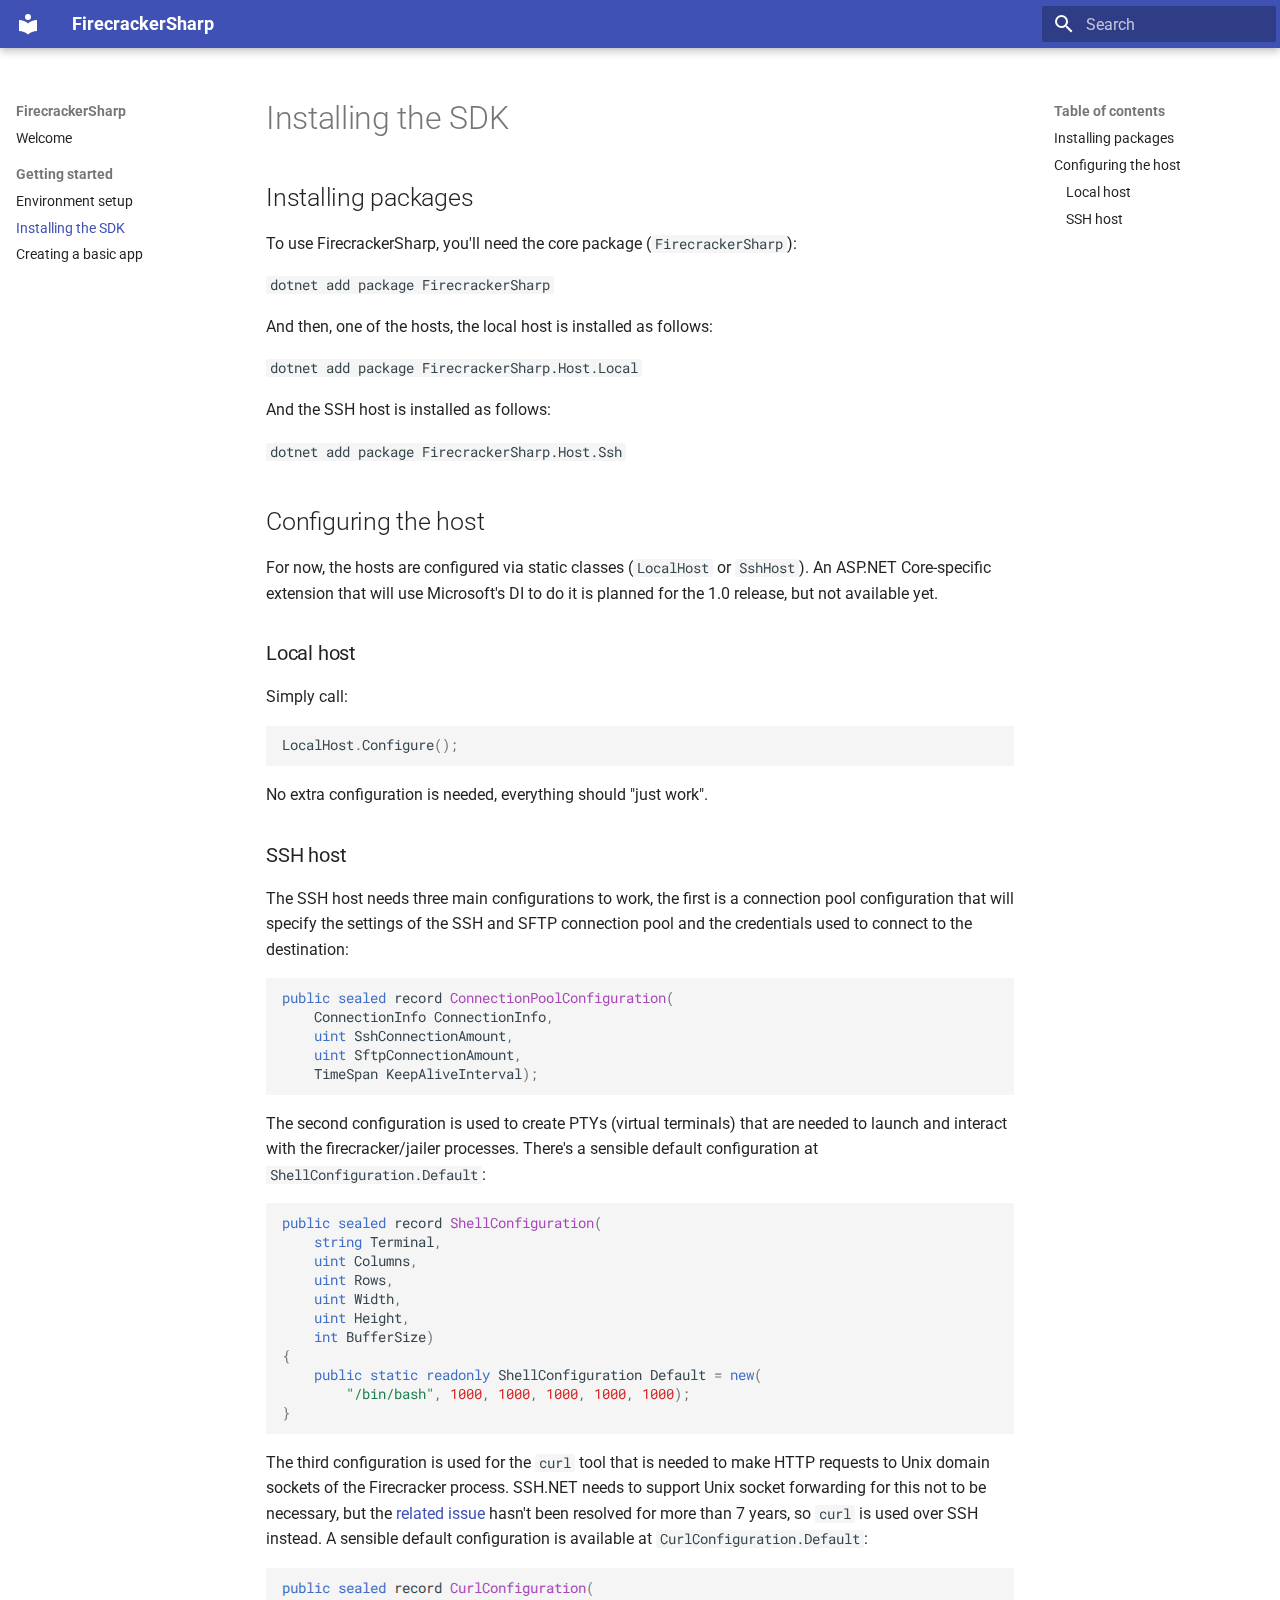
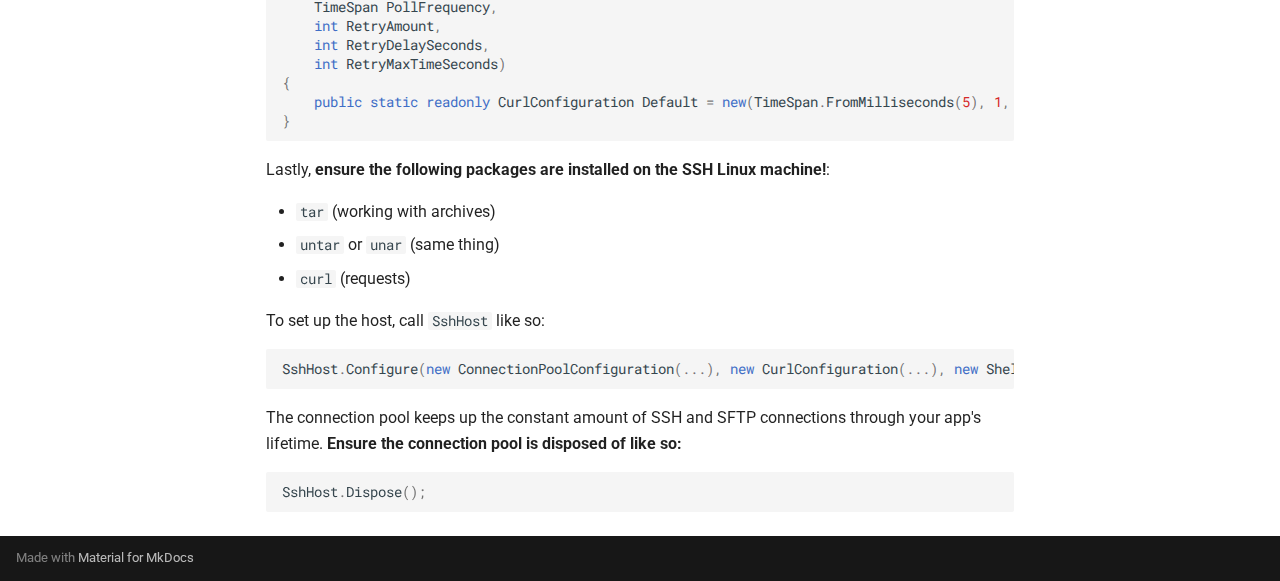
<file: getting-started/2-installing-the-sdk/index.html>
<!doctype html>
<html lang="en" class="no-js">
  <head>
    
      <meta charset="utf-8">
      <meta name="viewport" content="width=device-width,initial-scale=1">
      
      
      
        <link rel="canonical" href="https://firecrackersharp.github.io/getting-started/2-installing-the-sdk/">
      
      
        <link rel="prev" href="../1-environment-setup/">
      
      
        <link rel="next" href="../3-creating-a-basic-app/">
      
      
      <link rel="icon" href="../../assets/images/favicon.png">
      <meta name="generator" content="mkdocs-1.6.0, mkdocs-material-9.5.27">
    
    
      
        <title>Installing the SDK - FirecrackerSharp</title>
      
    
    
      <link rel="stylesheet" href="../../assets/stylesheets/main.6543a935.min.css">
      
      


    
    
      
    
    
      
        
        
        <link rel="preconnect" href="https://fonts.gstatic.com" crossorigin>
        <link rel="stylesheet" href="https://fonts.googleapis.com/css?family=Roboto:300,300i,400,400i,700,700i%7CRoboto+Mono:400,400i,700,700i&display=fallback">
        <style>:root{--md-text-font:"Roboto";--md-code-font:"Roboto Mono"}</style>
      
    
    
      <link rel="stylesheet" href="../../stylesheets/extra.css">
    
    <script>__md_scope=new URL("../..",location),__md_hash=e=>[...e].reduce((e,_)=>(e<<5)-e+_.charCodeAt(0),0),__md_get=(e,_=localStorage,t=__md_scope)=>JSON.parse(_.getItem(t.pathname+"."+e)),__md_set=(e,_,t=localStorage,a=__md_scope)=>{try{t.setItem(a.pathname+"."+e,JSON.stringify(_))}catch(e){}}</script>
    
      

    
    
    
  </head>
  
  
    <body dir="ltr">
  
    
    <input class="md-toggle" data-md-toggle="drawer" type="checkbox" id="__drawer" autocomplete="off">
    <input class="md-toggle" data-md-toggle="search" type="checkbox" id="__search" autocomplete="off">
    <label class="md-overlay" for="__drawer"></label>
    <div data-md-component="skip">
      
        
        <a href="#installing-the-sdk" class="md-skip">
          Skip to content
        </a>
      
    </div>
    <div data-md-component="announce">
      
    </div>
    
    
      

  

<header class="md-header md-header--shadow" data-md-component="header">
  <nav class="md-header__inner md-grid" aria-label="Header">
    <a href="../.." title="FirecrackerSharp" class="md-header__button md-logo" aria-label="FirecrackerSharp" data-md-component="logo">
      
  
  <svg xmlns="http://www.w3.org/2000/svg" viewBox="0 0 24 24"><path d="M12 8a3 3 0 0 0 3-3 3 3 0 0 0-3-3 3 3 0 0 0-3 3 3 3 0 0 0 3 3m0 3.54C9.64 9.35 6.5 8 3 8v11c3.5 0 6.64 1.35 9 3.54 2.36-2.19 5.5-3.54 9-3.54V8c-3.5 0-6.64 1.35-9 3.54Z"/></svg>

    </a>
    <label class="md-header__button md-icon" for="__drawer">
      
      <svg xmlns="http://www.w3.org/2000/svg" viewBox="0 0 24 24"><path d="M3 6h18v2H3V6m0 5h18v2H3v-2m0 5h18v2H3v-2Z"/></svg>
    </label>
    <div class="md-header__title" data-md-component="header-title">
      <div class="md-header__ellipsis">
        <div class="md-header__topic">
          <span class="md-ellipsis">
            FirecrackerSharp
          </span>
        </div>
        <div class="md-header__topic" data-md-component="header-topic">
          <span class="md-ellipsis">
            
              Installing the SDK
            
          </span>
        </div>
      </div>
    </div>
    
    
      <script>var media,input,key,value,palette=__md_get("__palette");if(palette&&palette.color){"(prefers-color-scheme)"===palette.color.media&&(media=matchMedia("(prefers-color-scheme: light)"),input=document.querySelector(media.matches?"[data-md-color-media='(prefers-color-scheme: light)']":"[data-md-color-media='(prefers-color-scheme: dark)']"),palette.color.media=input.getAttribute("data-md-color-media"),palette.color.scheme=input.getAttribute("data-md-color-scheme"),palette.color.primary=input.getAttribute("data-md-color-primary"),palette.color.accent=input.getAttribute("data-md-color-accent"));for([key,value]of Object.entries(palette.color))document.body.setAttribute("data-md-color-"+key,value)}</script>
    
    
    
      <label class="md-header__button md-icon" for="__search">
        
        <svg xmlns="http://www.w3.org/2000/svg" viewBox="0 0 24 24"><path d="M9.5 3A6.5 6.5 0 0 1 16 9.5c0 1.61-.59 3.09-1.56 4.23l.27.27h.79l5 5-1.5 1.5-5-5v-.79l-.27-.27A6.516 6.516 0 0 1 9.5 16 6.5 6.5 0 0 1 3 9.5 6.5 6.5 0 0 1 9.5 3m0 2C7 5 5 7 5 9.5S7 14 9.5 14 14 12 14 9.5 12 5 9.5 5Z"/></svg>
      </label>
      <div class="md-search" data-md-component="search" role="dialog">
  <label class="md-search__overlay" for="__search"></label>
  <div class="md-search__inner" role="search">
    <form class="md-search__form" name="search">
      <input type="text" class="md-search__input" name="query" aria-label="Search" placeholder="Search" autocapitalize="off" autocorrect="off" autocomplete="off" spellcheck="false" data-md-component="search-query" required>
      <label class="md-search__icon md-icon" for="__search">
        
        <svg xmlns="http://www.w3.org/2000/svg" viewBox="0 0 24 24"><path d="M9.5 3A6.5 6.5 0 0 1 16 9.5c0 1.61-.59 3.09-1.56 4.23l.27.27h.79l5 5-1.5 1.5-5-5v-.79l-.27-.27A6.516 6.516 0 0 1 9.5 16 6.5 6.5 0 0 1 3 9.5 6.5 6.5 0 0 1 9.5 3m0 2C7 5 5 7 5 9.5S7 14 9.5 14 14 12 14 9.5 12 5 9.5 5Z"/></svg>
        
        <svg xmlns="http://www.w3.org/2000/svg" viewBox="0 0 24 24"><path d="M20 11v2H8l5.5 5.5-1.42 1.42L4.16 12l7.92-7.92L13.5 5.5 8 11h12Z"/></svg>
      </label>
      <nav class="md-search__options" aria-label="Search">
        
        <button type="reset" class="md-search__icon md-icon" title="Clear" aria-label="Clear" tabindex="-1">
          
          <svg xmlns="http://www.w3.org/2000/svg" viewBox="0 0 24 24"><path d="M19 6.41 17.59 5 12 10.59 6.41 5 5 6.41 10.59 12 5 17.59 6.41 19 12 13.41 17.59 19 19 17.59 13.41 12 19 6.41Z"/></svg>
        </button>
      </nav>
      
    </form>
    <div class="md-search__output">
      <div class="md-search__scrollwrap" tabindex="0" data-md-scrollfix>
        <div class="md-search-result" data-md-component="search-result">
          <div class="md-search-result__meta">
            Initializing search
          </div>
          <ol class="md-search-result__list" role="presentation"></ol>
        </div>
      </div>
    </div>
  </div>
</div>
    
    
  </nav>
  
</header>
    
    <div class="md-container" data-md-component="container">
      
      
        
          
        
      
      <main class="md-main" data-md-component="main">
        <div class="md-main__inner md-grid">
          
            
              
              <div class="md-sidebar md-sidebar--primary" data-md-component="sidebar" data-md-type="navigation" >
                <div class="md-sidebar__scrollwrap">
                  <div class="md-sidebar__inner">
                    



<nav class="md-nav md-nav--primary" aria-label="Navigation" data-md-level="0">
  <label class="md-nav__title" for="__drawer">
    <a href="../.." title="FirecrackerSharp" class="md-nav__button md-logo" aria-label="FirecrackerSharp" data-md-component="logo">
      
  
  <svg xmlns="http://www.w3.org/2000/svg" viewBox="0 0 24 24"><path d="M12 8a3 3 0 0 0 3-3 3 3 0 0 0-3-3 3 3 0 0 0-3 3 3 3 0 0 0 3 3m0 3.54C9.64 9.35 6.5 8 3 8v11c3.5 0 6.64 1.35 9 3.54 2.36-2.19 5.5-3.54 9-3.54V8c-3.5 0-6.64 1.35-9 3.54Z"/></svg>

    </a>
    FirecrackerSharp
  </label>
  
  <ul class="md-nav__list" data-md-scrollfix>
    
      
      
  
  
  
  
    <li class="md-nav__item">
      <a href="../.." class="md-nav__link">
        
  
  <span class="md-ellipsis">
    Welcome
  </span>
  

      </a>
    </li>
  

    
      
      
  
  
    
  
  
  
    
    
    
      
        
        
      
    
    
    <li class="md-nav__item md-nav__item--active md-nav__item--section md-nav__item--nested">
      
        
        
        <input class="md-nav__toggle md-toggle " type="checkbox" id="__nav_2" checked>
        
          
          <label class="md-nav__link" for="__nav_2" id="__nav_2_label" tabindex="">
            
  
  <span class="md-ellipsis">
    Getting started
  </span>
  

            <span class="md-nav__icon md-icon"></span>
          </label>
        
        <nav class="md-nav" data-md-level="1" aria-labelledby="__nav_2_label" aria-expanded="true">
          <label class="md-nav__title" for="__nav_2">
            <span class="md-nav__icon md-icon"></span>
            Getting started
          </label>
          <ul class="md-nav__list" data-md-scrollfix>
            
              
                
  
  
  
  
    <li class="md-nav__item">
      <a href="../1-environment-setup/" class="md-nav__link">
        
  
  <span class="md-ellipsis">
    Environment setup
  </span>
  

      </a>
    </li>
  

              
            
              
                
  
  
    
  
  
  
    <li class="md-nav__item md-nav__item--active">
      
      <input class="md-nav__toggle md-toggle" type="checkbox" id="__toc">
      
      
        
      
      
        <label class="md-nav__link md-nav__link--active" for="__toc">
          
  
  <span class="md-ellipsis">
    Installing the SDK
  </span>
  

          <span class="md-nav__icon md-icon"></span>
        </label>
      
      <a href="./" class="md-nav__link md-nav__link--active">
        
  
  <span class="md-ellipsis">
    Installing the SDK
  </span>
  

      </a>
      
        

<nav class="md-nav md-nav--secondary" aria-label="Table of contents">
  
  
  
    
  
  
    <label class="md-nav__title" for="__toc">
      <span class="md-nav__icon md-icon"></span>
      Table of contents
    </label>
    <ul class="md-nav__list" data-md-component="toc" data-md-scrollfix>
      
        <li class="md-nav__item">
  <a href="#installing-packages" class="md-nav__link">
    <span class="md-ellipsis">
      Installing packages
    </span>
  </a>
  
</li>
      
        <li class="md-nav__item">
  <a href="#configuring-the-host" class="md-nav__link">
    <span class="md-ellipsis">
      Configuring the host
    </span>
  </a>
  
    <nav class="md-nav" aria-label="Configuring the host">
      <ul class="md-nav__list">
        
          <li class="md-nav__item">
  <a href="#local-host" class="md-nav__link">
    <span class="md-ellipsis">
      Local host
    </span>
  </a>
  
</li>
        
          <li class="md-nav__item">
  <a href="#ssh-host" class="md-nav__link">
    <span class="md-ellipsis">
      SSH host
    </span>
  </a>
  
</li>
        
      </ul>
    </nav>
  
</li>
      
    </ul>
  
</nav>
      
    </li>
  

              
            
              
                
  
  
  
  
    <li class="md-nav__item">
      <a href="../3-creating-a-basic-app/" class="md-nav__link">
        
  
  <span class="md-ellipsis">
    Creating a basic app
  </span>
  

      </a>
    </li>
  

              
            
          </ul>
        </nav>
      
    </li>
  

    
  </ul>
</nav>
                  </div>
                </div>
              </div>
            
            
              
              <div class="md-sidebar md-sidebar--secondary" data-md-component="sidebar" data-md-type="toc" >
                <div class="md-sidebar__scrollwrap">
                  <div class="md-sidebar__inner">
                    

<nav class="md-nav md-nav--secondary" aria-label="Table of contents">
  
  
  
    
  
  
    <label class="md-nav__title" for="__toc">
      <span class="md-nav__icon md-icon"></span>
      Table of contents
    </label>
    <ul class="md-nav__list" data-md-component="toc" data-md-scrollfix>
      
        <li class="md-nav__item">
  <a href="#installing-packages" class="md-nav__link">
    <span class="md-ellipsis">
      Installing packages
    </span>
  </a>
  
</li>
      
        <li class="md-nav__item">
  <a href="#configuring-the-host" class="md-nav__link">
    <span class="md-ellipsis">
      Configuring the host
    </span>
  </a>
  
    <nav class="md-nav" aria-label="Configuring the host">
      <ul class="md-nav__list">
        
          <li class="md-nav__item">
  <a href="#local-host" class="md-nav__link">
    <span class="md-ellipsis">
      Local host
    </span>
  </a>
  
</li>
        
          <li class="md-nav__item">
  <a href="#ssh-host" class="md-nav__link">
    <span class="md-ellipsis">
      SSH host
    </span>
  </a>
  
</li>
        
      </ul>
    </nav>
  
</li>
      
    </ul>
  
</nav>
                  </div>
                </div>
              </div>
            
          
          
            <div class="md-content" data-md-component="content">
              <article class="md-content__inner md-typeset">
                
                  


<h1 id="installing-the-sdk">Installing the SDK</h1>
<h2 id="installing-packages">Installing packages</h2>
<p>To use FirecrackerSharp, you'll need the core package (<code>FirecrackerSharp</code>):</p>
<p><code>dotnet add package FirecrackerSharp</code></p>
<p>And then, one of the hosts, the local host is installed as follows:</p>
<p><code>dotnet add package FirecrackerSharp.Host.Local</code></p>
<p>And the SSH host is installed as follows:</p>
<p><code>dotnet add package FirecrackerSharp.Host.Ssh</code></p>
<h2 id="configuring-the-host">Configuring the host</h2>
<p>For now, the hosts are configured via static classes (<code>LocalHost</code> or <code>SshHost</code>). An ASP.NET Core-specific extension that will use Microsoft's DI to do it is planned for the 1.0 release, but not available yet.</p>
<h3 id="local-host">Local host</h3>
<p>Simply call:</p>
<div class="language-cs highlight"><pre><span></span><code><span id="__span-0-1"><a id="__codelineno-0-1" name="__codelineno-0-1" href="#__codelineno-0-1"></a><span class="n">LocalHost</span><span class="p">.</span><span class="n">Configure</span><span class="p">();</span>
</span></code></pre></div>
<p>No extra configuration is needed, everything should "just work".</p>
<h3 id="ssh-host">SSH host</h3>
<p>The SSH host needs three main configurations to work, the first is a connection pool configuration that will specify the settings of the SSH and SFTP connection pool and the credentials used to connect to the destination:</p>
<div class="language-cs highlight"><pre><span></span><code><span id="__span-1-1"><a id="__codelineno-1-1" name="__codelineno-1-1" href="#__codelineno-1-1"></a><span class="k">public</span><span class="w"> </span><span class="k">sealed</span><span class="w"> </span><span class="n">record</span><span class="w"> </span><span class="nf">ConnectionPoolConfiguration</span><span class="p">(</span>
</span><span id="__span-1-2"><a id="__codelineno-1-2" name="__codelineno-1-2" href="#__codelineno-1-2"></a><span class="w">    </span><span class="n">ConnectionInfo</span><span class="w"> </span><span class="n">ConnectionInfo</span><span class="p">,</span>
</span><span id="__span-1-3"><a id="__codelineno-1-3" name="__codelineno-1-3" href="#__codelineno-1-3"></a><span class="w">    </span><span class="kt">uint</span><span class="w"> </span><span class="n">SshConnectionAmount</span><span class="p">,</span>
</span><span id="__span-1-4"><a id="__codelineno-1-4" name="__codelineno-1-4" href="#__codelineno-1-4"></a><span class="w">    </span><span class="kt">uint</span><span class="w"> </span><span class="n">SftpConnectionAmount</span><span class="p">,</span>
</span><span id="__span-1-5"><a id="__codelineno-1-5" name="__codelineno-1-5" href="#__codelineno-1-5"></a><span class="w">    </span><span class="n">TimeSpan</span><span class="w"> </span><span class="n">KeepAliveInterval</span><span class="p">);</span>
</span></code></pre></div>
<p>The second configuration is used to create PTYs (virtual terminals) that are needed to launch and interact with the firecracker/jailer processes. There's a sensible default configuration at <code>ShellConfiguration.Default</code>:</p>
<div class="language-cs highlight"><pre><span></span><code><span id="__span-2-1"><a id="__codelineno-2-1" name="__codelineno-2-1" href="#__codelineno-2-1"></a><span class="k">public</span><span class="w"> </span><span class="k">sealed</span><span class="w"> </span><span class="n">record</span><span class="w"> </span><span class="nf">ShellConfiguration</span><span class="p">(</span>
</span><span id="__span-2-2"><a id="__codelineno-2-2" name="__codelineno-2-2" href="#__codelineno-2-2"></a><span class="w">    </span><span class="kt">string</span><span class="w"> </span><span class="n">Terminal</span><span class="p">,</span>
</span><span id="__span-2-3"><a id="__codelineno-2-3" name="__codelineno-2-3" href="#__codelineno-2-3"></a><span class="w">    </span><span class="kt">uint</span><span class="w"> </span><span class="n">Columns</span><span class="p">,</span>
</span><span id="__span-2-4"><a id="__codelineno-2-4" name="__codelineno-2-4" href="#__codelineno-2-4"></a><span class="w">    </span><span class="kt">uint</span><span class="w"> </span><span class="n">Rows</span><span class="p">,</span>
</span><span id="__span-2-5"><a id="__codelineno-2-5" name="__codelineno-2-5" href="#__codelineno-2-5"></a><span class="w">    </span><span class="kt">uint</span><span class="w"> </span><span class="n">Width</span><span class="p">,</span>
</span><span id="__span-2-6"><a id="__codelineno-2-6" name="__codelineno-2-6" href="#__codelineno-2-6"></a><span class="w">    </span><span class="kt">uint</span><span class="w"> </span><span class="n">Height</span><span class="p">,</span>
</span><span id="__span-2-7"><a id="__codelineno-2-7" name="__codelineno-2-7" href="#__codelineno-2-7"></a><span class="w">    </span><span class="kt">int</span><span class="w"> </span><span class="n">BufferSize</span><span class="p">)</span>
</span><span id="__span-2-8"><a id="__codelineno-2-8" name="__codelineno-2-8" href="#__codelineno-2-8"></a><span class="p">{</span>
</span><span id="__span-2-9"><a id="__codelineno-2-9" name="__codelineno-2-9" href="#__codelineno-2-9"></a><span class="w">    </span><span class="k">public</span><span class="w"> </span><span class="k">static</span><span class="w"> </span><span class="k">readonly</span><span class="w"> </span><span class="n">ShellConfiguration</span><span class="w"> </span><span class="n">Default</span><span class="w"> </span><span class="o">=</span><span class="w"> </span><span class="k">new</span><span class="p">(</span>
</span><span id="__span-2-10"><a id="__codelineno-2-10" name="__codelineno-2-10" href="#__codelineno-2-10"></a><span class="w">        </span><span class="s">&quot;/bin/bash&quot;</span><span class="p">,</span><span class="w"> </span><span class="m">1000</span><span class="p">,</span><span class="w"> </span><span class="m">1000</span><span class="p">,</span><span class="w"> </span><span class="m">1000</span><span class="p">,</span><span class="w"> </span><span class="m">1000</span><span class="p">,</span><span class="w"> </span><span class="m">1000</span><span class="p">);</span>
</span><span id="__span-2-11"><a id="__codelineno-2-11" name="__codelineno-2-11" href="#__codelineno-2-11"></a><span class="p">}</span>
</span></code></pre></div>
<p>The third configuration is used for the <code>curl</code> tool that is needed to make HTTP requests to Unix domain sockets of the Firecracker process. SSH.NET needs to support Unix socket forwarding for this not to be necessary, but the <a href="https://github.com/sshnet/SSH.NET/issues/238">related issue</a> hasn't been resolved for more than 7 years, so <code>curl</code> is used over SSH instead. A sensible default configuration is available at <code>CurlConfiguration.Default</code>:</p>
<div class="language-cs highlight"><pre><span></span><code><span id="__span-3-1"><a id="__codelineno-3-1" name="__codelineno-3-1" href="#__codelineno-3-1"></a><span class="k">public</span><span class="w"> </span><span class="k">sealed</span><span class="w"> </span><span class="n">record</span><span class="w"> </span><span class="nf">CurlConfiguration</span><span class="p">(</span>
</span><span id="__span-3-2"><a id="__codelineno-3-2" name="__codelineno-3-2" href="#__codelineno-3-2"></a><span class="w">    </span><span class="n">TimeSpan</span><span class="w"> </span><span class="n">PollFrequency</span><span class="p">,</span>
</span><span id="__span-3-3"><a id="__codelineno-3-3" name="__codelineno-3-3" href="#__codelineno-3-3"></a><span class="w">    </span><span class="kt">int</span><span class="w"> </span><span class="n">RetryAmount</span><span class="p">,</span>
</span><span id="__span-3-4"><a id="__codelineno-3-4" name="__codelineno-3-4" href="#__codelineno-3-4"></a><span class="w">    </span><span class="kt">int</span><span class="w"> </span><span class="n">RetryDelaySeconds</span><span class="p">,</span>
</span><span id="__span-3-5"><a id="__codelineno-3-5" name="__codelineno-3-5" href="#__codelineno-3-5"></a><span class="w">    </span><span class="kt">int</span><span class="w"> </span><span class="n">RetryMaxTimeSeconds</span><span class="p">)</span>
</span><span id="__span-3-6"><a id="__codelineno-3-6" name="__codelineno-3-6" href="#__codelineno-3-6"></a><span class="p">{</span>
</span><span id="__span-3-7"><a id="__codelineno-3-7" name="__codelineno-3-7" href="#__codelineno-3-7"></a><span class="w">    </span><span class="k">public</span><span class="w"> </span><span class="k">static</span><span class="w"> </span><span class="k">readonly</span><span class="w"> </span><span class="n">CurlConfiguration</span><span class="w"> </span><span class="n">Default</span><span class="w"> </span><span class="o">=</span><span class="w"> </span><span class="k">new</span><span class="p">(</span><span class="n">TimeSpan</span><span class="p">.</span><span class="n">FromMilliseconds</span><span class="p">(</span><span class="m">5</span><span class="p">),</span><span class="w"> </span><span class="m">1</span><span class="p">,</span><span class="w"> </span><span class="m">0</span><span class="p">,</span><span class="w"> </span><span class="m">20</span><span class="p">);</span>
</span><span id="__span-3-8"><a id="__codelineno-3-8" name="__codelineno-3-8" href="#__codelineno-3-8"></a><span class="p">}</span>
</span></code></pre></div>
<p>Lastly, <strong>ensure the following packages are installed on the SSH Linux machine!</strong>:</p>
<ul>
<li><code>tar</code> (working with archives)</li>
<li><code>untar</code> or <code>unar</code> (same thing)</li>
<li><code>curl</code> (requests)</li>
</ul>
<p>To set up the host, call <code>SshHost</code> like so:</p>
<div class="language-cs highlight"><pre><span></span><code><span id="__span-4-1"><a id="__codelineno-4-1" name="__codelineno-4-1" href="#__codelineno-4-1"></a><span class="n">SshHost</span><span class="p">.</span><span class="n">Configure</span><span class="p">(</span><span class="k">new</span><span class="w"> </span><span class="n">ConnectionPoolConfiguration</span><span class="p">(...),</span><span class="w"> </span><span class="k">new</span><span class="w"> </span><span class="n">CurlConfiguration</span><span class="p">(...),</span><span class="w"> </span><span class="k">new</span><span class="w"> </span><span class="n">ShellConfiguration</span><span class="p">(...));</span>
</span></code></pre></div>
<p>The connection pool keeps up the constant amount of SSH and SFTP connections through your app's lifetime. <strong>Ensure the connection pool is disposed of like so:</strong></p>
<div class="language-cs highlight"><pre><span></span><code><span id="__span-5-1"><a id="__codelineno-5-1" name="__codelineno-5-1" href="#__codelineno-5-1"></a><span class="n">SshHost</span><span class="p">.</span><span class="n">Dispose</span><span class="p">();</span>
</span></code></pre></div>












                
              </article>
            </div>
          
          
<script>var target=document.getElementById(location.hash.slice(1));target&&target.name&&(target.checked=target.name.startsWith("__tabbed_"))</script>
        </div>
        
      </main>
      
        <footer class="md-footer">
  
  <div class="md-footer-meta md-typeset">
    <div class="md-footer-meta__inner md-grid">
      <div class="md-copyright">
  
  
    Made with
    <a href="https://squidfunk.github.io/mkdocs-material/" target="_blank" rel="noopener">
      Material for MkDocs
    </a>
  
</div>
      
    </div>
  </div>
</footer>
      
    </div>
    <div class="md-dialog" data-md-component="dialog">
      <div class="md-dialog__inner md-typeset"></div>
    </div>
    
      <div class="md-progress" data-md-component="progress" role="progressbar"></div>
    
    
    <script id="__config" type="application/json">{"base": "../..", "features": ["navigation.instant", "navigation.instant.progress", "navigation.sections"], "search": "../../assets/javascripts/workers/search.b8dbb3d2.min.js", "translations": {"clipboard.copied": "Copied to clipboard", "clipboard.copy": "Copy to clipboard", "search.result.more.one": "1 more on this page", "search.result.more.other": "# more on this page", "search.result.none": "No matching documents", "search.result.one": "1 matching document", "search.result.other": "# matching documents", "search.result.placeholder": "Type to start searching", "search.result.term.missing": "Missing", "select.version": "Select version"}}</script>
    
    
      <script src="../../assets/javascripts/bundle.ad660dcc.min.js"></script>
      
    
  </body>
</html>
</file>
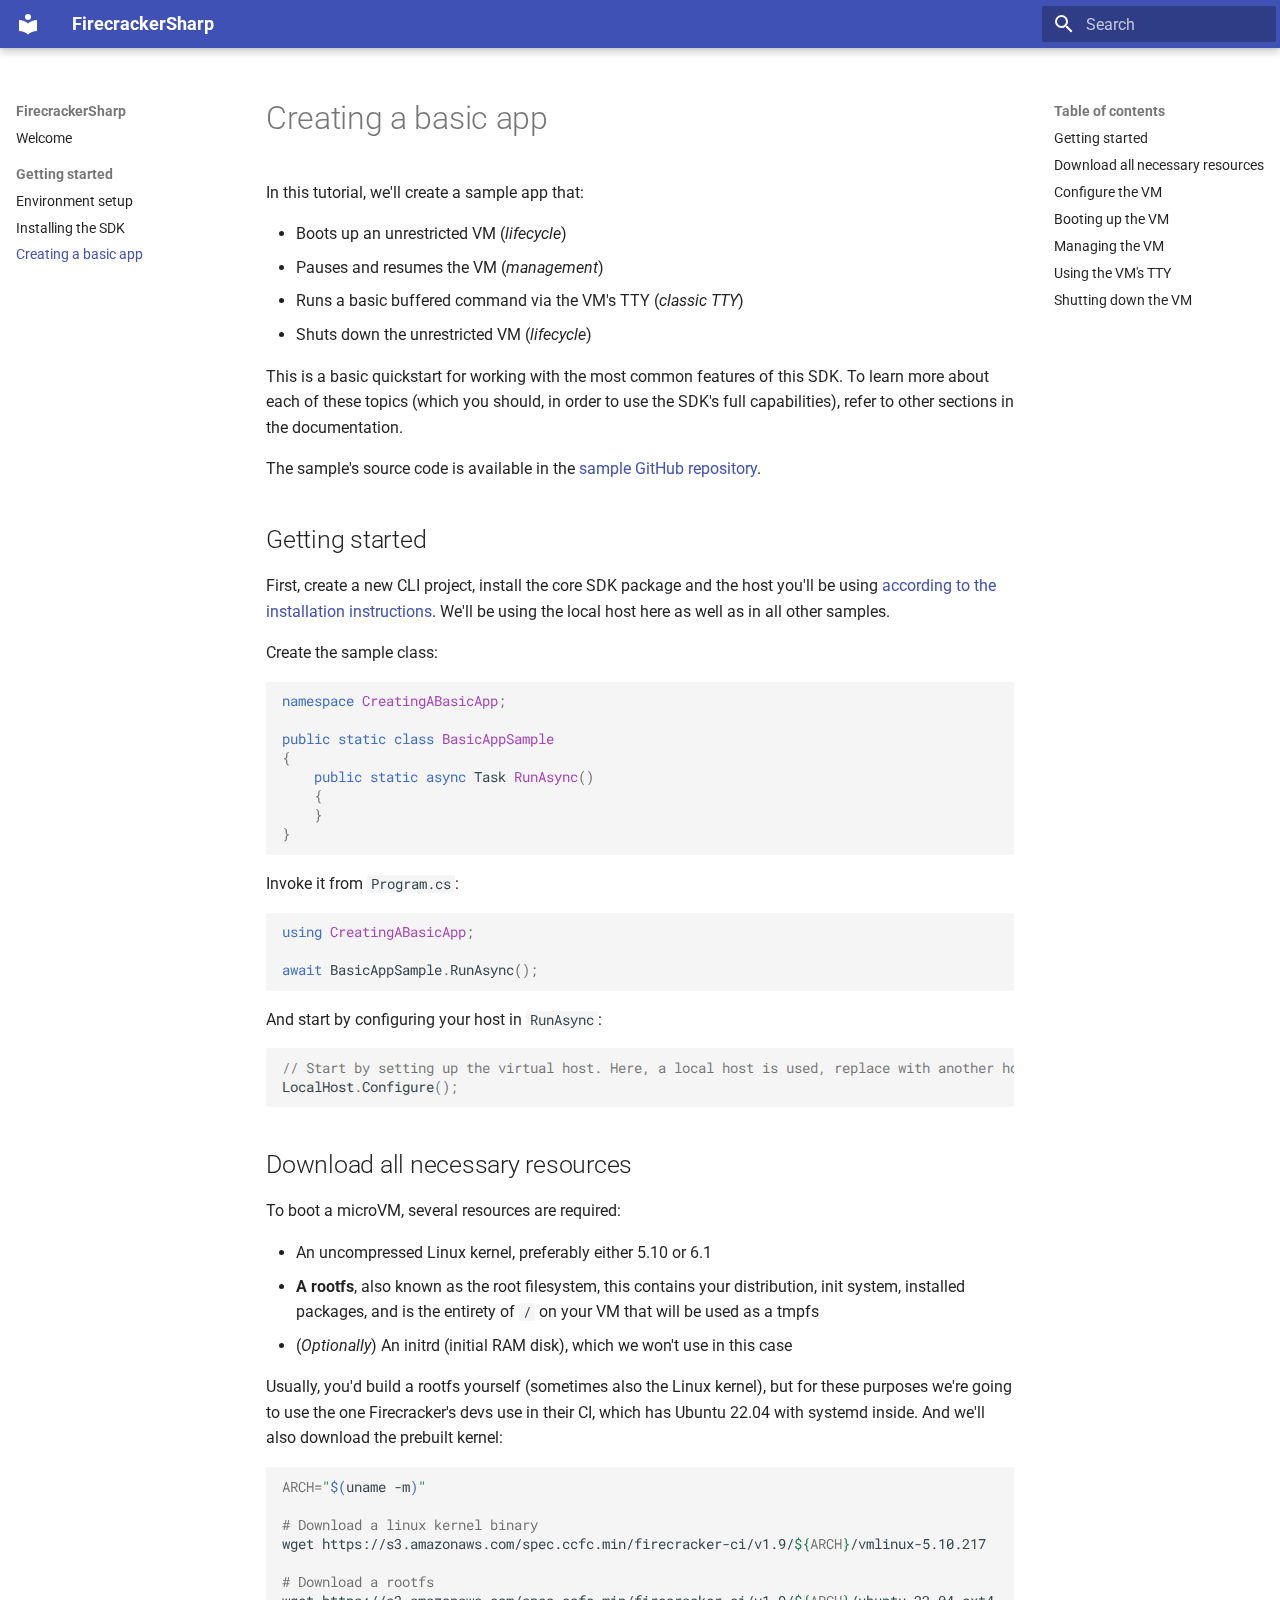
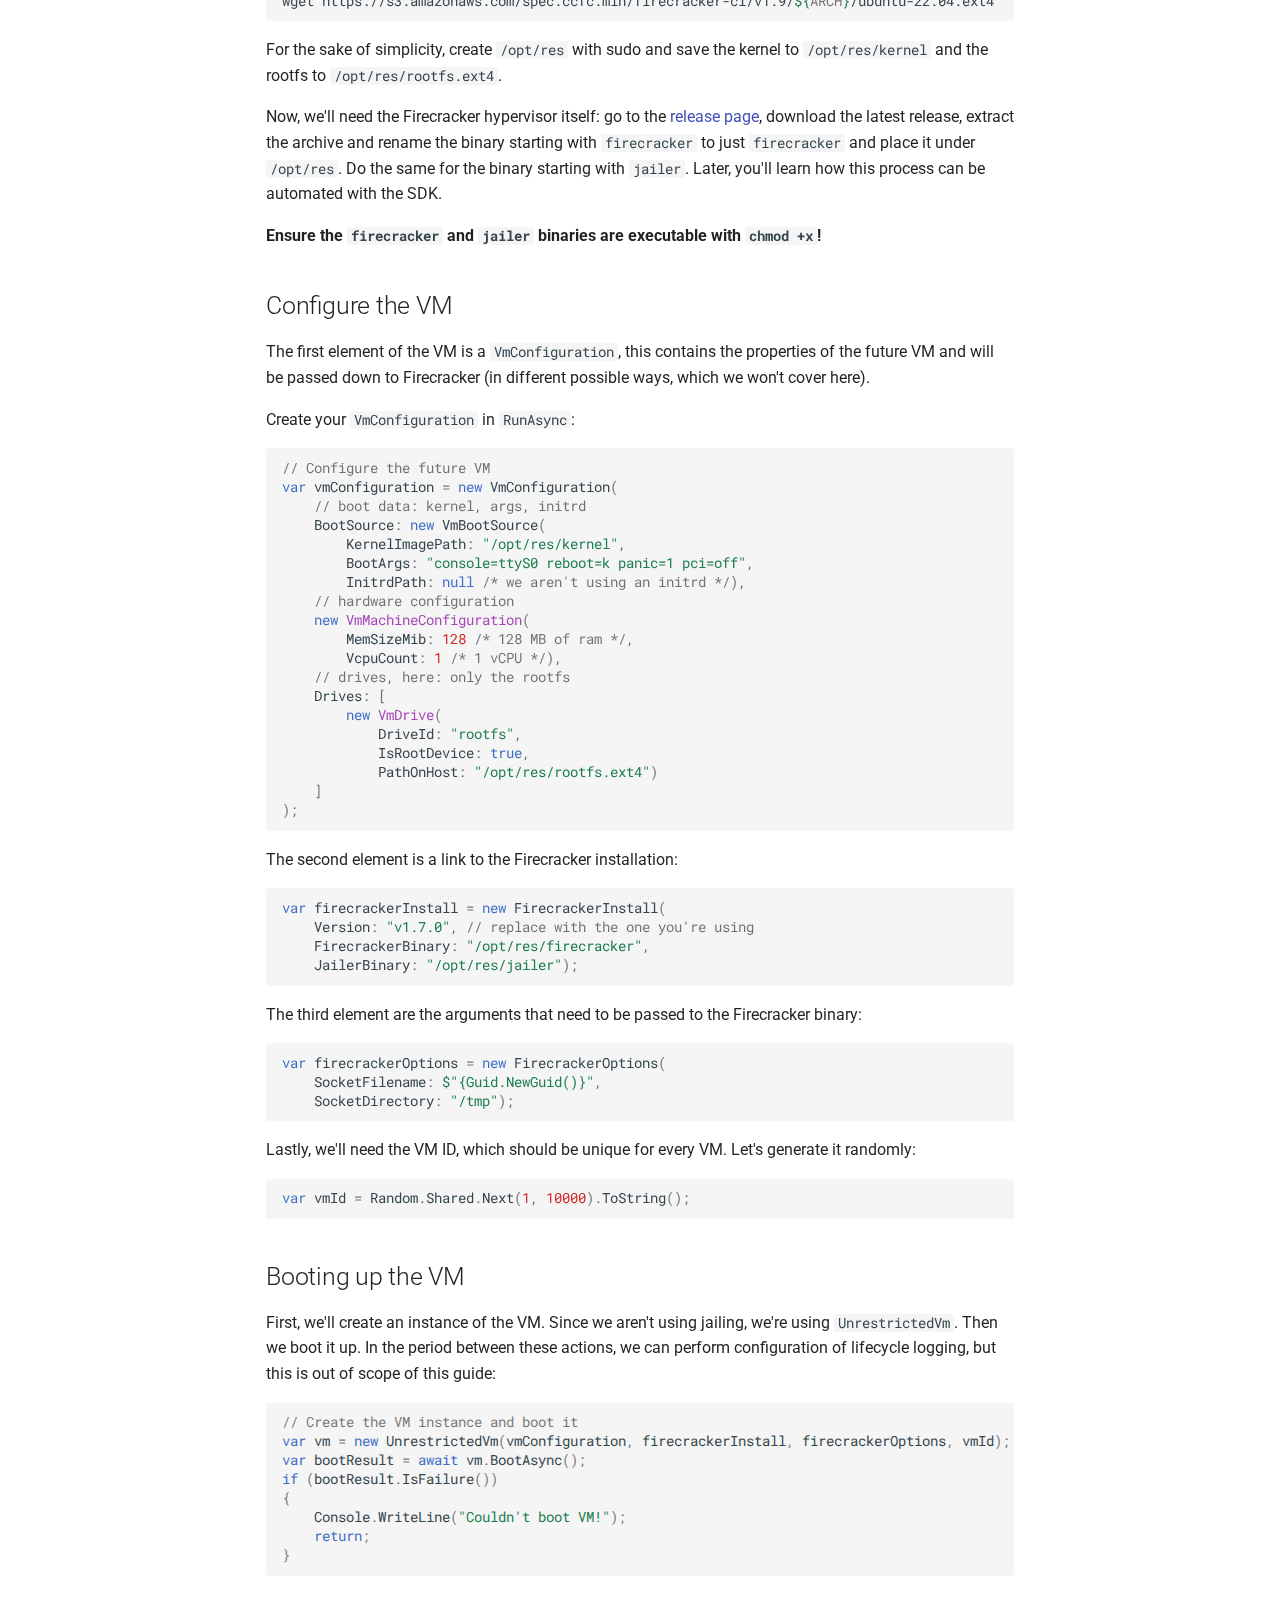
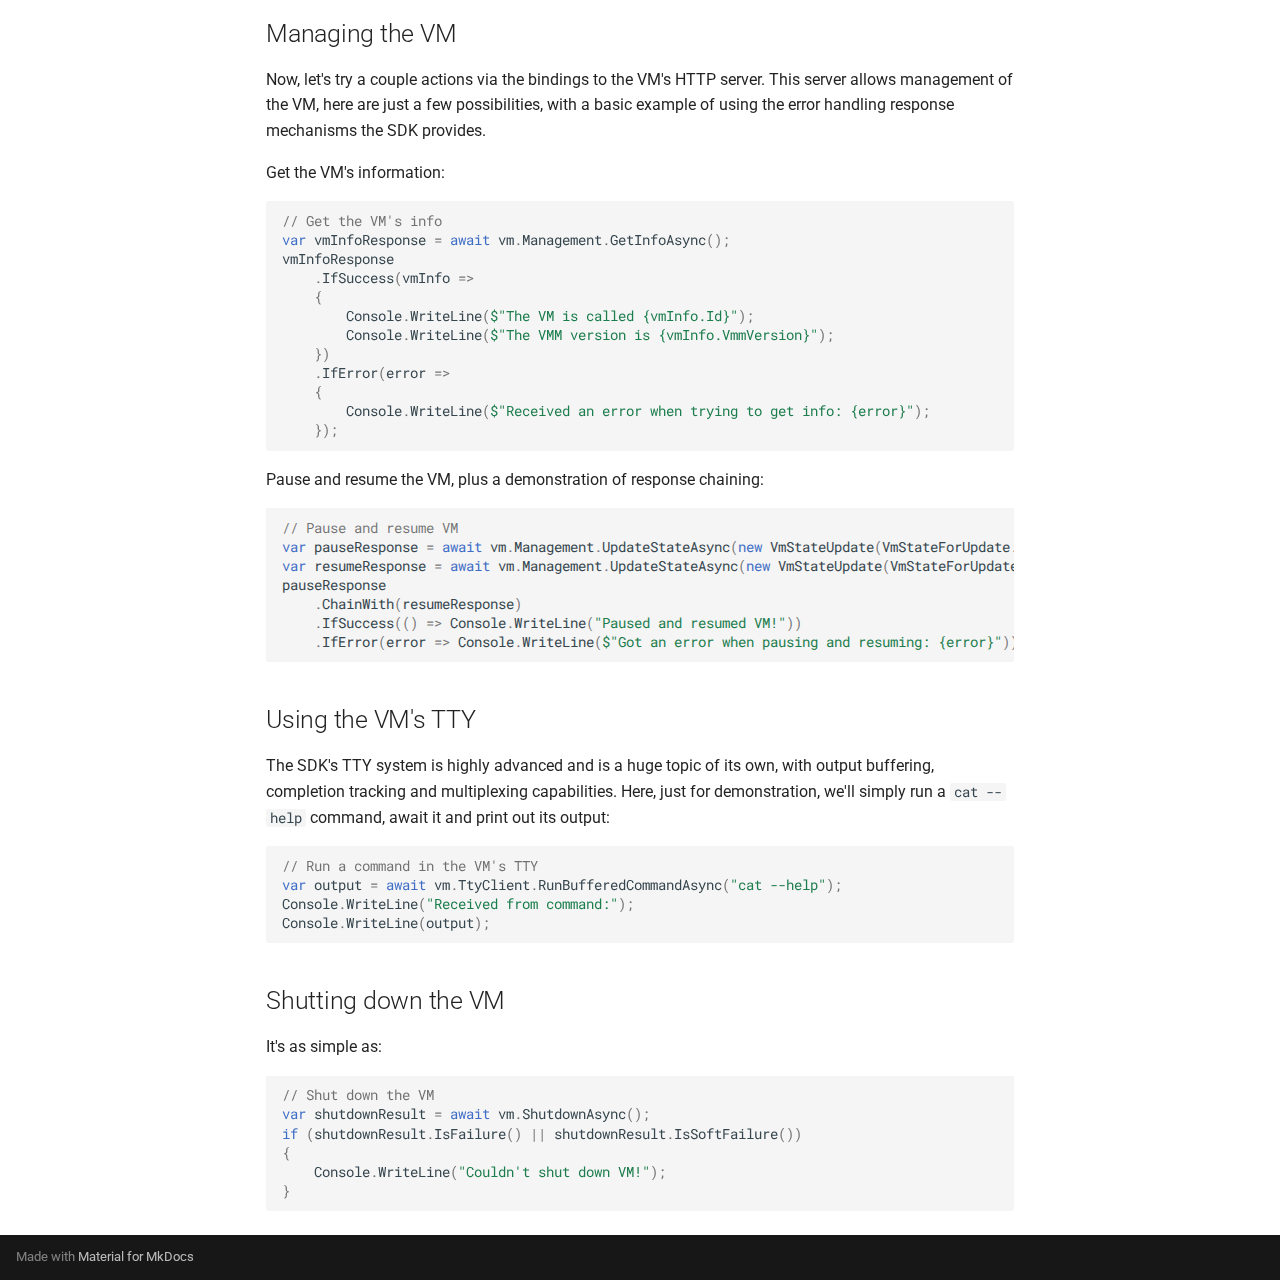
<file: getting-started/3-creating-a-basic-app/index.html>
<!doctype html>
<html lang="en" class="no-js">
  <head>
    
      <meta charset="utf-8">
      <meta name="viewport" content="width=device-width,initial-scale=1">
      
      
      
        <link rel="canonical" href="https://firecrackersharp.github.io/getting-started/3-creating-a-basic-app/">
      
      
        <link rel="prev" href="../2-installing-the-sdk/">
      
      
      
      <link rel="icon" href="../../assets/images/favicon.png">
      <meta name="generator" content="mkdocs-1.6.0, mkdocs-material-9.5.27">
    
    
      
        <title>Creating a basic app - FirecrackerSharp</title>
      
    
    
      <link rel="stylesheet" href="../../assets/stylesheets/main.6543a935.min.css">
      
      


    
    
      
    
    
      
        
        
        <link rel="preconnect" href="https://fonts.gstatic.com" crossorigin>
        <link rel="stylesheet" href="https://fonts.googleapis.com/css?family=Roboto:300,300i,400,400i,700,700i%7CRoboto+Mono:400,400i,700,700i&display=fallback">
        <style>:root{--md-text-font:"Roboto";--md-code-font:"Roboto Mono"}</style>
      
    
    
      <link rel="stylesheet" href="../../stylesheets/extra.css">
    
    <script>__md_scope=new URL("../..",location),__md_hash=e=>[...e].reduce((e,_)=>(e<<5)-e+_.charCodeAt(0),0),__md_get=(e,_=localStorage,t=__md_scope)=>JSON.parse(_.getItem(t.pathname+"."+e)),__md_set=(e,_,t=localStorage,a=__md_scope)=>{try{t.setItem(a.pathname+"."+e,JSON.stringify(_))}catch(e){}}</script>
    
      

    
    
    
  </head>
  
  
    <body dir="ltr">
  
    
    <input class="md-toggle" data-md-toggle="drawer" type="checkbox" id="__drawer" autocomplete="off">
    <input class="md-toggle" data-md-toggle="search" type="checkbox" id="__search" autocomplete="off">
    <label class="md-overlay" for="__drawer"></label>
    <div data-md-component="skip">
      
        
        <a href="#creating-a-basic-app" class="md-skip">
          Skip to content
        </a>
      
    </div>
    <div data-md-component="announce">
      
    </div>
    
    
      

  

<header class="md-header md-header--shadow" data-md-component="header">
  <nav class="md-header__inner md-grid" aria-label="Header">
    <a href="../.." title="FirecrackerSharp" class="md-header__button md-logo" aria-label="FirecrackerSharp" data-md-component="logo">
      
  
  <svg xmlns="http://www.w3.org/2000/svg" viewBox="0 0 24 24"><path d="M12 8a3 3 0 0 0 3-3 3 3 0 0 0-3-3 3 3 0 0 0-3 3 3 3 0 0 0 3 3m0 3.54C9.64 9.35 6.5 8 3 8v11c3.5 0 6.64 1.35 9 3.54 2.36-2.19 5.5-3.54 9-3.54V8c-3.5 0-6.64 1.35-9 3.54Z"/></svg>

    </a>
    <label class="md-header__button md-icon" for="__drawer">
      
      <svg xmlns="http://www.w3.org/2000/svg" viewBox="0 0 24 24"><path d="M3 6h18v2H3V6m0 5h18v2H3v-2m0 5h18v2H3v-2Z"/></svg>
    </label>
    <div class="md-header__title" data-md-component="header-title">
      <div class="md-header__ellipsis">
        <div class="md-header__topic">
          <span class="md-ellipsis">
            FirecrackerSharp
          </span>
        </div>
        <div class="md-header__topic" data-md-component="header-topic">
          <span class="md-ellipsis">
            
              Creating a basic app
            
          </span>
        </div>
      </div>
    </div>
    
    
      <script>var media,input,key,value,palette=__md_get("__palette");if(palette&&palette.color){"(prefers-color-scheme)"===palette.color.media&&(media=matchMedia("(prefers-color-scheme: light)"),input=document.querySelector(media.matches?"[data-md-color-media='(prefers-color-scheme: light)']":"[data-md-color-media='(prefers-color-scheme: dark)']"),palette.color.media=input.getAttribute("data-md-color-media"),palette.color.scheme=input.getAttribute("data-md-color-scheme"),palette.color.primary=input.getAttribute("data-md-color-primary"),palette.color.accent=input.getAttribute("data-md-color-accent"));for([key,value]of Object.entries(palette.color))document.body.setAttribute("data-md-color-"+key,value)}</script>
    
    
    
      <label class="md-header__button md-icon" for="__search">
        
        <svg xmlns="http://www.w3.org/2000/svg" viewBox="0 0 24 24"><path d="M9.5 3A6.5 6.5 0 0 1 16 9.5c0 1.61-.59 3.09-1.56 4.23l.27.27h.79l5 5-1.5 1.5-5-5v-.79l-.27-.27A6.516 6.516 0 0 1 9.5 16 6.5 6.5 0 0 1 3 9.5 6.5 6.5 0 0 1 9.5 3m0 2C7 5 5 7 5 9.5S7 14 9.5 14 14 12 14 9.5 12 5 9.5 5Z"/></svg>
      </label>
      <div class="md-search" data-md-component="search" role="dialog">
  <label class="md-search__overlay" for="__search"></label>
  <div class="md-search__inner" role="search">
    <form class="md-search__form" name="search">
      <input type="text" class="md-search__input" name="query" aria-label="Search" placeholder="Search" autocapitalize="off" autocorrect="off" autocomplete="off" spellcheck="false" data-md-component="search-query" required>
      <label class="md-search__icon md-icon" for="__search">
        
        <svg xmlns="http://www.w3.org/2000/svg" viewBox="0 0 24 24"><path d="M9.5 3A6.5 6.5 0 0 1 16 9.5c0 1.61-.59 3.09-1.56 4.23l.27.27h.79l5 5-1.5 1.5-5-5v-.79l-.27-.27A6.516 6.516 0 0 1 9.5 16 6.5 6.5 0 0 1 3 9.5 6.5 6.5 0 0 1 9.5 3m0 2C7 5 5 7 5 9.5S7 14 9.5 14 14 12 14 9.5 12 5 9.5 5Z"/></svg>
        
        <svg xmlns="http://www.w3.org/2000/svg" viewBox="0 0 24 24"><path d="M20 11v2H8l5.5 5.5-1.42 1.42L4.16 12l7.92-7.92L13.5 5.5 8 11h12Z"/></svg>
      </label>
      <nav class="md-search__options" aria-label="Search">
        
        <button type="reset" class="md-search__icon md-icon" title="Clear" aria-label="Clear" tabindex="-1">
          
          <svg xmlns="http://www.w3.org/2000/svg" viewBox="0 0 24 24"><path d="M19 6.41 17.59 5 12 10.59 6.41 5 5 6.41 10.59 12 5 17.59 6.41 19 12 13.41 17.59 19 19 17.59 13.41 12 19 6.41Z"/></svg>
        </button>
      </nav>
      
    </form>
    <div class="md-search__output">
      <div class="md-search__scrollwrap" tabindex="0" data-md-scrollfix>
        <div class="md-search-result" data-md-component="search-result">
          <div class="md-search-result__meta">
            Initializing search
          </div>
          <ol class="md-search-result__list" role="presentation"></ol>
        </div>
      </div>
    </div>
  </div>
</div>
    
    
  </nav>
  
</header>
    
    <div class="md-container" data-md-component="container">
      
      
        
          
        
      
      <main class="md-main" data-md-component="main">
        <div class="md-main__inner md-grid">
          
            
              
              <div class="md-sidebar md-sidebar--primary" data-md-component="sidebar" data-md-type="navigation" >
                <div class="md-sidebar__scrollwrap">
                  <div class="md-sidebar__inner">
                    



<nav class="md-nav md-nav--primary" aria-label="Navigation" data-md-level="0">
  <label class="md-nav__title" for="__drawer">
    <a href="../.." title="FirecrackerSharp" class="md-nav__button md-logo" aria-label="FirecrackerSharp" data-md-component="logo">
      
  
  <svg xmlns="http://www.w3.org/2000/svg" viewBox="0 0 24 24"><path d="M12 8a3 3 0 0 0 3-3 3 3 0 0 0-3-3 3 3 0 0 0-3 3 3 3 0 0 0 3 3m0 3.54C9.64 9.35 6.5 8 3 8v11c3.5 0 6.64 1.35 9 3.54 2.36-2.19 5.5-3.54 9-3.54V8c-3.5 0-6.64 1.35-9 3.54Z"/></svg>

    </a>
    FirecrackerSharp
  </label>
  
  <ul class="md-nav__list" data-md-scrollfix>
    
      
      
  
  
  
  
    <li class="md-nav__item">
      <a href="../.." class="md-nav__link">
        
  
  <span class="md-ellipsis">
    Welcome
  </span>
  

      </a>
    </li>
  

    
      
      
  
  
    
  
  
  
    
    
    
      
        
        
      
    
    
    <li class="md-nav__item md-nav__item--active md-nav__item--section md-nav__item--nested">
      
        
        
        <input class="md-nav__toggle md-toggle " type="checkbox" id="__nav_2" checked>
        
          
          <label class="md-nav__link" for="__nav_2" id="__nav_2_label" tabindex="">
            
  
  <span class="md-ellipsis">
    Getting started
  </span>
  

            <span class="md-nav__icon md-icon"></span>
          </label>
        
        <nav class="md-nav" data-md-level="1" aria-labelledby="__nav_2_label" aria-expanded="true">
          <label class="md-nav__title" for="__nav_2">
            <span class="md-nav__icon md-icon"></span>
            Getting started
          </label>
          <ul class="md-nav__list" data-md-scrollfix>
            
              
                
  
  
  
  
    <li class="md-nav__item">
      <a href="../1-environment-setup/" class="md-nav__link">
        
  
  <span class="md-ellipsis">
    Environment setup
  </span>
  

      </a>
    </li>
  

              
            
              
                
  
  
  
  
    <li class="md-nav__item">
      <a href="../2-installing-the-sdk/" class="md-nav__link">
        
  
  <span class="md-ellipsis">
    Installing the SDK
  </span>
  

      </a>
    </li>
  

              
            
              
                
  
  
    
  
  
  
    <li class="md-nav__item md-nav__item--active">
      
      <input class="md-nav__toggle md-toggle" type="checkbox" id="__toc">
      
      
        
      
      
        <label class="md-nav__link md-nav__link--active" for="__toc">
          
  
  <span class="md-ellipsis">
    Creating a basic app
  </span>
  

          <span class="md-nav__icon md-icon"></span>
        </label>
      
      <a href="./" class="md-nav__link md-nav__link--active">
        
  
  <span class="md-ellipsis">
    Creating a basic app
  </span>
  

      </a>
      
        

<nav class="md-nav md-nav--secondary" aria-label="Table of contents">
  
  
  
    
  
  
    <label class="md-nav__title" for="__toc">
      <span class="md-nav__icon md-icon"></span>
      Table of contents
    </label>
    <ul class="md-nav__list" data-md-component="toc" data-md-scrollfix>
      
        <li class="md-nav__item">
  <a href="#getting-started" class="md-nav__link">
    <span class="md-ellipsis">
      Getting started
    </span>
  </a>
  
</li>
      
        <li class="md-nav__item">
  <a href="#download-all-necessary-resources" class="md-nav__link">
    <span class="md-ellipsis">
      Download all necessary resources
    </span>
  </a>
  
</li>
      
        <li class="md-nav__item">
  <a href="#configure-the-vm" class="md-nav__link">
    <span class="md-ellipsis">
      Configure the VM
    </span>
  </a>
  
</li>
      
        <li class="md-nav__item">
  <a href="#booting-up-the-vm" class="md-nav__link">
    <span class="md-ellipsis">
      Booting up the VM
    </span>
  </a>
  
</li>
      
        <li class="md-nav__item">
  <a href="#managing-the-vm" class="md-nav__link">
    <span class="md-ellipsis">
      Managing the VM
    </span>
  </a>
  
</li>
      
        <li class="md-nav__item">
  <a href="#using-the-vms-tty" class="md-nav__link">
    <span class="md-ellipsis">
      Using the VM's TTY
    </span>
  </a>
  
</li>
      
        <li class="md-nav__item">
  <a href="#shutting-down-the-vm" class="md-nav__link">
    <span class="md-ellipsis">
      Shutting down the VM
    </span>
  </a>
  
</li>
      
    </ul>
  
</nav>
      
    </li>
  

              
            
          </ul>
        </nav>
      
    </li>
  

    
  </ul>
</nav>
                  </div>
                </div>
              </div>
            
            
              
              <div class="md-sidebar md-sidebar--secondary" data-md-component="sidebar" data-md-type="toc" >
                <div class="md-sidebar__scrollwrap">
                  <div class="md-sidebar__inner">
                    

<nav class="md-nav md-nav--secondary" aria-label="Table of contents">
  
  
  
    
  
  
    <label class="md-nav__title" for="__toc">
      <span class="md-nav__icon md-icon"></span>
      Table of contents
    </label>
    <ul class="md-nav__list" data-md-component="toc" data-md-scrollfix>
      
        <li class="md-nav__item">
  <a href="#getting-started" class="md-nav__link">
    <span class="md-ellipsis">
      Getting started
    </span>
  </a>
  
</li>
      
        <li class="md-nav__item">
  <a href="#download-all-necessary-resources" class="md-nav__link">
    <span class="md-ellipsis">
      Download all necessary resources
    </span>
  </a>
  
</li>
      
        <li class="md-nav__item">
  <a href="#configure-the-vm" class="md-nav__link">
    <span class="md-ellipsis">
      Configure the VM
    </span>
  </a>
  
</li>
      
        <li class="md-nav__item">
  <a href="#booting-up-the-vm" class="md-nav__link">
    <span class="md-ellipsis">
      Booting up the VM
    </span>
  </a>
  
</li>
      
        <li class="md-nav__item">
  <a href="#managing-the-vm" class="md-nav__link">
    <span class="md-ellipsis">
      Managing the VM
    </span>
  </a>
  
</li>
      
        <li class="md-nav__item">
  <a href="#using-the-vms-tty" class="md-nav__link">
    <span class="md-ellipsis">
      Using the VM's TTY
    </span>
  </a>
  
</li>
      
        <li class="md-nav__item">
  <a href="#shutting-down-the-vm" class="md-nav__link">
    <span class="md-ellipsis">
      Shutting down the VM
    </span>
  </a>
  
</li>
      
    </ul>
  
</nav>
                  </div>
                </div>
              </div>
            
          
          
            <div class="md-content" data-md-component="content">
              <article class="md-content__inner md-typeset">
                
                  


<h1 id="creating-a-basic-app">Creating a basic app</h1>
<p>In this tutorial, we'll create a sample app that:</p>
<ul>
<li>Boots up an unrestricted VM (<em>lifecycle</em>)</li>
<li>Pauses and resumes the VM (<em>management</em>)</li>
<li>Runs a basic buffered command via the VM's TTY (<em>classic TTY</em>)</li>
<li>Shuts down the unrestricted VM (<em>lifecycle</em>)</li>
</ul>
<p>This is a basic quickstart for working with the most common features of this SDK. To learn more about each of these topics (which you should, in order to use the SDK's full capabilities), refer to other sections in the documentation.</p>
<p>The sample's source code is available in the <a href="https://github.com/FirecrackerSharp/DocumentationSamples/tree/main">sample GitHub repository</a>.</p>
<h2 id="getting-started">Getting started</h2>
<p>First, create a new CLI project, install the core SDK package and the host you'll be using <a href="../2-installing-the-sdk/">according to the installation instructions</a>. We'll be using the local host here as well as in all other samples.</p>
<p>Create the sample class:</p>
<div class="language-cs highlight"><pre><span></span><code><span id="__span-0-1"><a id="__codelineno-0-1" name="__codelineno-0-1" href="#__codelineno-0-1"></a><span class="k">namespace</span><span class="w"> </span><span class="nn">CreatingABasicApp</span><span class="p">;</span>
</span><span id="__span-0-2"><a id="__codelineno-0-2" name="__codelineno-0-2" href="#__codelineno-0-2"></a>
</span><span id="__span-0-3"><a id="__codelineno-0-3" name="__codelineno-0-3" href="#__codelineno-0-3"></a><span class="k">public</span><span class="w"> </span><span class="k">static</span><span class="w"> </span><span class="k">class</span><span class="w"> </span><span class="nc">BasicAppSample</span>
</span><span id="__span-0-4"><a id="__codelineno-0-4" name="__codelineno-0-4" href="#__codelineno-0-4"></a><span class="p">{</span>
</span><span id="__span-0-5"><a id="__codelineno-0-5" name="__codelineno-0-5" href="#__codelineno-0-5"></a><span class="w">    </span><span class="k">public</span><span class="w"> </span><span class="k">static</span><span class="w"> </span><span class="k">async</span><span class="w"> </span><span class="n">Task</span><span class="w"> </span><span class="nf">RunAsync</span><span class="p">()</span>
</span><span id="__span-0-6"><a id="__codelineno-0-6" name="__codelineno-0-6" href="#__codelineno-0-6"></a><span class="w">    </span><span class="p">{</span>
</span><span id="__span-0-7"><a id="__codelineno-0-7" name="__codelineno-0-7" href="#__codelineno-0-7"></a><span class="w">    </span><span class="p">}</span>
</span><span id="__span-0-8"><a id="__codelineno-0-8" name="__codelineno-0-8" href="#__codelineno-0-8"></a><span class="p">}</span>
</span></code></pre></div>
<p>Invoke it from <code>Program.cs</code>:</p>
<div class="language-cs highlight"><pre><span></span><code><span id="__span-1-1"><a id="__codelineno-1-1" name="__codelineno-1-1" href="#__codelineno-1-1"></a><span class="k">using</span><span class="w"> </span><span class="nn">CreatingABasicApp</span><span class="p">;</span>
</span><span id="__span-1-2"><a id="__codelineno-1-2" name="__codelineno-1-2" href="#__codelineno-1-2"></a>
</span><span id="__span-1-3"><a id="__codelineno-1-3" name="__codelineno-1-3" href="#__codelineno-1-3"></a><span class="k">await</span><span class="w"> </span><span class="n">BasicAppSample</span><span class="p">.</span><span class="n">RunAsync</span><span class="p">();</span>
</span></code></pre></div>
<p>And start by configuring your host in <code>RunAsync</code>:</p>
<div class="language-cs highlight"><pre><span></span><code><span id="__span-2-1"><a id="__codelineno-2-1" name="__codelineno-2-1" href="#__codelineno-2-1"></a><span class="c1">// Start by setting up the virtual host. Here, a local host is used, replace with another host if necessary</span>
</span><span id="__span-2-2"><a id="__codelineno-2-2" name="__codelineno-2-2" href="#__codelineno-2-2"></a><span class="n">LocalHost</span><span class="p">.</span><span class="n">Configure</span><span class="p">();</span>
</span></code></pre></div>
<h2 id="download-all-necessary-resources">Download all necessary resources</h2>
<p>To boot a microVM, several resources are required:</p>
<ul>
<li>An uncompressed Linux kernel, preferably either 5.10 or 6.1</li>
<li><strong>A rootfs</strong>, also known as the root filesystem, this contains your distribution, init system, installed packages, and is the entirety of <code>/</code> on your VM that will be used as a tmpfs</li>
<li>(<em>Optionally</em>) An initrd (initial RAM disk), which we won't use in this case</li>
</ul>
<p>Usually, you'd build a rootfs yourself (sometimes also the Linux kernel), but for these purposes we're going to use the one Firecracker's devs use in their CI, which has Ubuntu 22.04 with systemd inside. And we'll also download the prebuilt kernel:</p>
<div class="language-bash highlight"><pre><span></span><code><span id="__span-3-1"><a id="__codelineno-3-1" name="__codelineno-3-1" href="#__codelineno-3-1"></a><span class="nv">ARCH</span><span class="o">=</span><span class="s2">&quot;</span><span class="k">$(</span>uname<span class="w"> </span>-m<span class="k">)</span><span class="s2">&quot;</span>
</span><span id="__span-3-2"><a id="__codelineno-3-2" name="__codelineno-3-2" href="#__codelineno-3-2"></a>
</span><span id="__span-3-3"><a id="__codelineno-3-3" name="__codelineno-3-3" href="#__codelineno-3-3"></a><span class="c1"># Download a linux kernel binary</span>
</span><span id="__span-3-4"><a id="__codelineno-3-4" name="__codelineno-3-4" href="#__codelineno-3-4"></a>wget<span class="w"> </span>https://s3.amazonaws.com/spec.ccfc.min/firecracker-ci/v1.9/<span class="si">${</span><span class="nv">ARCH</span><span class="si">}</span>/vmlinux-5.10.217
</span><span id="__span-3-5"><a id="__codelineno-3-5" name="__codelineno-3-5" href="#__codelineno-3-5"></a>
</span><span id="__span-3-6"><a id="__codelineno-3-6" name="__codelineno-3-6" href="#__codelineno-3-6"></a><span class="c1"># Download a rootfs</span>
</span><span id="__span-3-7"><a id="__codelineno-3-7" name="__codelineno-3-7" href="#__codelineno-3-7"></a>wget<span class="w"> </span>https://s3.amazonaws.com/spec.ccfc.min/firecracker-ci/v1.9/<span class="si">${</span><span class="nv">ARCH</span><span class="si">}</span>/ubuntu-22.04.ext4
</span></code></pre></div>
<p>For the sake of simplicity, create <code>/opt/res</code> with sudo and save the kernel to <code>/opt/res/kernel</code> and the rootfs to <code>/opt/res/rootfs.ext4</code>.</p>
<p>Now, we'll need the Firecracker hypervisor itself: go to the <a href="https://github.com/firecracker-microvm/firecracker/releases">release page</a>, download the latest release, extract the archive and rename the binary starting with <code>firecracker</code> to just <code>firecracker</code> and place it under <code>/opt/res</code>. Do the same for the binary starting with <code>jailer</code>. Later, you'll learn how this process can be automated with the SDK.</p>
<p><strong>Ensure the <code>firecracker</code> and <code>jailer</code> binaries are executable with <code>chmod +x</code>!</strong></p>
<h2 id="configure-the-vm">Configure the VM</h2>
<p>The first element of the VM is a <code>VmConfiguration</code>, this contains the properties of the future VM and will be passed down to Firecracker (in different possible ways, which we won't cover here).</p>
<p>Create your <code>VmConfiguration</code> in <code>RunAsync</code>:</p>
<div class="language-cs highlight"><pre><span></span><code><span id="__span-4-1"><a id="__codelineno-4-1" name="__codelineno-4-1" href="#__codelineno-4-1"></a><span class="c1">// Configure the future VM</span>
</span><span id="__span-4-2"><a id="__codelineno-4-2" name="__codelineno-4-2" href="#__codelineno-4-2"></a><span class="kt">var</span><span class="w"> </span><span class="n">vmConfiguration</span><span class="w"> </span><span class="o">=</span><span class="w"> </span><span class="k">new</span><span class="w"> </span><span class="n">VmConfiguration</span><span class="p">(</span>
</span><span id="__span-4-3"><a id="__codelineno-4-3" name="__codelineno-4-3" href="#__codelineno-4-3"></a><span class="w">    </span><span class="c1">// boot data: kernel, args, initrd</span>
</span><span id="__span-4-4"><a id="__codelineno-4-4" name="__codelineno-4-4" href="#__codelineno-4-4"></a><span class="w">    </span><span class="n">BootSource</span><span class="p">:</span><span class="w"> </span><span class="k">new</span><span class="w"> </span><span class="n">VmBootSource</span><span class="p">(</span>
</span><span id="__span-4-5"><a id="__codelineno-4-5" name="__codelineno-4-5" href="#__codelineno-4-5"></a><span class="w">        </span><span class="n">KernelImagePath</span><span class="p">:</span><span class="w"> </span><span class="s">&quot;/opt/res/kernel&quot;</span><span class="p">,</span>
</span><span id="__span-4-6"><a id="__codelineno-4-6" name="__codelineno-4-6" href="#__codelineno-4-6"></a><span class="w">        </span><span class="n">BootArgs</span><span class="p">:</span><span class="w"> </span><span class="s">&quot;console=ttyS0 reboot=k panic=1 pci=off&quot;</span><span class="p">,</span>
</span><span id="__span-4-7"><a id="__codelineno-4-7" name="__codelineno-4-7" href="#__codelineno-4-7"></a><span class="w">        </span><span class="n">InitrdPath</span><span class="p">:</span><span class="w"> </span><span class="k">null</span><span class="w"> </span><span class="cm">/* we aren&#39;t using an initrd */</span><span class="p">),</span>
</span><span id="__span-4-8"><a id="__codelineno-4-8" name="__codelineno-4-8" href="#__codelineno-4-8"></a><span class="w">    </span><span class="c1">// hardware configuration</span>
</span><span id="__span-4-9"><a id="__codelineno-4-9" name="__codelineno-4-9" href="#__codelineno-4-9"></a><span class="w">    </span><span class="k">new</span><span class="w"> </span><span class="nf">VmMachineConfiguration</span><span class="p">(</span>
</span><span id="__span-4-10"><a id="__codelineno-4-10" name="__codelineno-4-10" href="#__codelineno-4-10"></a><span class="w">        </span><span class="n">MemSizeMib</span><span class="p">:</span><span class="w"> </span><span class="m">128</span><span class="w"> </span><span class="cm">/* 128 MB of ram */</span><span class="p">,</span>
</span><span id="__span-4-11"><a id="__codelineno-4-11" name="__codelineno-4-11" href="#__codelineno-4-11"></a><span class="w">        </span><span class="n">VcpuCount</span><span class="p">:</span><span class="w"> </span><span class="m">1</span><span class="w"> </span><span class="cm">/* 1 vCPU */</span><span class="p">),</span>
</span><span id="__span-4-12"><a id="__codelineno-4-12" name="__codelineno-4-12" href="#__codelineno-4-12"></a><span class="w">    </span><span class="c1">// drives, here: only the rootfs</span>
</span><span id="__span-4-13"><a id="__codelineno-4-13" name="__codelineno-4-13" href="#__codelineno-4-13"></a><span class="w">    </span><span class="n">Drives</span><span class="p">:</span><span class="w"> </span><span class="p">[</span>
</span><span id="__span-4-14"><a id="__codelineno-4-14" name="__codelineno-4-14" href="#__codelineno-4-14"></a><span class="w">        </span><span class="k">new</span><span class="w"> </span><span class="nf">VmDrive</span><span class="p">(</span>
</span><span id="__span-4-15"><a id="__codelineno-4-15" name="__codelineno-4-15" href="#__codelineno-4-15"></a><span class="w">            </span><span class="n">DriveId</span><span class="p">:</span><span class="w"> </span><span class="s">&quot;rootfs&quot;</span><span class="p">,</span>
</span><span id="__span-4-16"><a id="__codelineno-4-16" name="__codelineno-4-16" href="#__codelineno-4-16"></a><span class="w">            </span><span class="n">IsRootDevice</span><span class="p">:</span><span class="w"> </span><span class="k">true</span><span class="p">,</span>
</span><span id="__span-4-17"><a id="__codelineno-4-17" name="__codelineno-4-17" href="#__codelineno-4-17"></a><span class="w">            </span><span class="n">PathOnHost</span><span class="p">:</span><span class="w"> </span><span class="s">&quot;/opt/res/rootfs.ext4&quot;</span><span class="p">)</span>
</span><span id="__span-4-18"><a id="__codelineno-4-18" name="__codelineno-4-18" href="#__codelineno-4-18"></a><span class="w">    </span><span class="p">]</span>
</span><span id="__span-4-19"><a id="__codelineno-4-19" name="__codelineno-4-19" href="#__codelineno-4-19"></a><span class="p">);</span>
</span></code></pre></div>
<p>The second element is a link to the Firecracker installation:</p>
<div class="language-cs highlight"><pre><span></span><code><span id="__span-5-1"><a id="__codelineno-5-1" name="__codelineno-5-1" href="#__codelineno-5-1"></a><span class="kt">var</span><span class="w"> </span><span class="n">firecrackerInstall</span><span class="w"> </span><span class="o">=</span><span class="w"> </span><span class="k">new</span><span class="w"> </span><span class="n">FirecrackerInstall</span><span class="p">(</span>
</span><span id="__span-5-2"><a id="__codelineno-5-2" name="__codelineno-5-2" href="#__codelineno-5-2"></a><span class="w">    </span><span class="n">Version</span><span class="p">:</span><span class="w"> </span><span class="s">&quot;v1.7.0&quot;</span><span class="p">,</span><span class="w"> </span><span class="c1">// replace with the one you&#39;re using</span>
</span><span id="__span-5-3"><a id="__codelineno-5-3" name="__codelineno-5-3" href="#__codelineno-5-3"></a><span class="w">    </span><span class="n">FirecrackerBinary</span><span class="p">:</span><span class="w"> </span><span class="s">&quot;/opt/res/firecracker&quot;</span><span class="p">,</span>
</span><span id="__span-5-4"><a id="__codelineno-5-4" name="__codelineno-5-4" href="#__codelineno-5-4"></a><span class="w">    </span><span class="n">JailerBinary</span><span class="p">:</span><span class="w"> </span><span class="s">&quot;/opt/res/jailer&quot;</span><span class="p">);</span>
</span></code></pre></div>
<p>The third element are the arguments that need to be passed to the Firecracker binary:</p>
<div class="language-cs highlight"><pre><span></span><code><span id="__span-6-1"><a id="__codelineno-6-1" name="__codelineno-6-1" href="#__codelineno-6-1"></a><span class="kt">var</span><span class="w"> </span><span class="n">firecrackerOptions</span><span class="w"> </span><span class="o">=</span><span class="w"> </span><span class="k">new</span><span class="w"> </span><span class="n">FirecrackerOptions</span><span class="p">(</span>
</span><span id="__span-6-2"><a id="__codelineno-6-2" name="__codelineno-6-2" href="#__codelineno-6-2"></a><span class="w">    </span><span class="n">SocketFilename</span><span class="p">:</span><span class="w"> </span><span class="s">$&quot;{Guid.NewGuid()}&quot;</span><span class="p">,</span>
</span><span id="__span-6-3"><a id="__codelineno-6-3" name="__codelineno-6-3" href="#__codelineno-6-3"></a><span class="w">    </span><span class="n">SocketDirectory</span><span class="p">:</span><span class="w"> </span><span class="s">&quot;/tmp&quot;</span><span class="p">);</span>
</span></code></pre></div>
<p>Lastly, we'll need the VM ID, which should be unique for every VM. Let's generate it randomly:</p>
<div class="language-cs highlight"><pre><span></span><code><span id="__span-7-1"><a id="__codelineno-7-1" name="__codelineno-7-1" href="#__codelineno-7-1"></a><span class="kt">var</span><span class="w"> </span><span class="n">vmId</span><span class="w"> </span><span class="o">=</span><span class="w"> </span><span class="n">Random</span><span class="p">.</span><span class="n">Shared</span><span class="p">.</span><span class="n">Next</span><span class="p">(</span><span class="m">1</span><span class="p">,</span><span class="w"> </span><span class="m">10000</span><span class="p">).</span><span class="n">ToString</span><span class="p">();</span>
</span></code></pre></div>
<h2 id="booting-up-the-vm">Booting up the VM</h2>
<p>First, we'll create an instance of the VM. Since we aren't using jailing, we're using <code>UnrestrictedVm</code>. Then we boot it up. In the period between these actions, we can perform configuration of lifecycle logging, but this is out of scope of this guide:</p>
<div class="language-cs highlight"><pre><span></span><code><span id="__span-8-1"><a id="__codelineno-8-1" name="__codelineno-8-1" href="#__codelineno-8-1"></a><span class="c1">// Create the VM instance and boot it</span>
</span><span id="__span-8-2"><a id="__codelineno-8-2" name="__codelineno-8-2" href="#__codelineno-8-2"></a><span class="kt">var</span><span class="w"> </span><span class="n">vm</span><span class="w"> </span><span class="o">=</span><span class="w"> </span><span class="k">new</span><span class="w"> </span><span class="n">UnrestrictedVm</span><span class="p">(</span><span class="n">vmConfiguration</span><span class="p">,</span><span class="w"> </span><span class="n">firecrackerInstall</span><span class="p">,</span><span class="w"> </span><span class="n">firecrackerOptions</span><span class="p">,</span><span class="w"> </span><span class="n">vmId</span><span class="p">);</span>
</span><span id="__span-8-3"><a id="__codelineno-8-3" name="__codelineno-8-3" href="#__codelineno-8-3"></a><span class="kt">var</span><span class="w"> </span><span class="n">bootResult</span><span class="w"> </span><span class="o">=</span><span class="w"> </span><span class="k">await</span><span class="w"> </span><span class="n">vm</span><span class="p">.</span><span class="n">BootAsync</span><span class="p">();</span>
</span><span id="__span-8-4"><a id="__codelineno-8-4" name="__codelineno-8-4" href="#__codelineno-8-4"></a><span class="k">if</span><span class="w"> </span><span class="p">(</span><span class="n">bootResult</span><span class="p">.</span><span class="n">IsFailure</span><span class="p">())</span>
</span><span id="__span-8-5"><a id="__codelineno-8-5" name="__codelineno-8-5" href="#__codelineno-8-5"></a><span class="p">{</span>
</span><span id="__span-8-6"><a id="__codelineno-8-6" name="__codelineno-8-6" href="#__codelineno-8-6"></a><span class="w">    </span><span class="n">Console</span><span class="p">.</span><span class="n">WriteLine</span><span class="p">(</span><span class="s">&quot;Couldn&#39;t boot VM!&quot;</span><span class="p">);</span>
</span><span id="__span-8-7"><a id="__codelineno-8-7" name="__codelineno-8-7" href="#__codelineno-8-7"></a><span class="w">    </span><span class="k">return</span><span class="p">;</span>
</span><span id="__span-8-8"><a id="__codelineno-8-8" name="__codelineno-8-8" href="#__codelineno-8-8"></a><span class="p">}</span>
</span></code></pre></div>
<h2 id="managing-the-vm">Managing the VM</h2>
<p>Now, let's try a couple actions via the bindings to the VM's HTTP server. This server allows management of the VM, here are just a few possibilities, with a basic example of using the error handling response mechanisms the SDK provides.</p>
<p>Get the VM's information:</p>
<div class="language-cs highlight"><pre><span></span><code><span id="__span-9-1"><a id="__codelineno-9-1" name="__codelineno-9-1" href="#__codelineno-9-1"></a><span class="c1">// Get the VM&#39;s info</span>
</span><span id="__span-9-2"><a id="__codelineno-9-2" name="__codelineno-9-2" href="#__codelineno-9-2"></a><span class="kt">var</span><span class="w"> </span><span class="n">vmInfoResponse</span><span class="w"> </span><span class="o">=</span><span class="w"> </span><span class="k">await</span><span class="w"> </span><span class="n">vm</span><span class="p">.</span><span class="n">Management</span><span class="p">.</span><span class="n">GetInfoAsync</span><span class="p">();</span>
</span><span id="__span-9-3"><a id="__codelineno-9-3" name="__codelineno-9-3" href="#__codelineno-9-3"></a><span class="n">vmInfoResponse</span>
</span><span id="__span-9-4"><a id="__codelineno-9-4" name="__codelineno-9-4" href="#__codelineno-9-4"></a><span class="w">    </span><span class="p">.</span><span class="n">IfSuccess</span><span class="p">(</span><span class="n">vmInfo</span><span class="w"> </span><span class="o">=&gt;</span>
</span><span id="__span-9-5"><a id="__codelineno-9-5" name="__codelineno-9-5" href="#__codelineno-9-5"></a><span class="w">    </span><span class="p">{</span>
</span><span id="__span-9-6"><a id="__codelineno-9-6" name="__codelineno-9-6" href="#__codelineno-9-6"></a><span class="w">        </span><span class="n">Console</span><span class="p">.</span><span class="n">WriteLine</span><span class="p">(</span><span class="s">$&quot;The VM is called {vmInfo.Id}&quot;</span><span class="p">);</span>
</span><span id="__span-9-7"><a id="__codelineno-9-7" name="__codelineno-9-7" href="#__codelineno-9-7"></a><span class="w">        </span><span class="n">Console</span><span class="p">.</span><span class="n">WriteLine</span><span class="p">(</span><span class="s">$&quot;The VMM version is {vmInfo.VmmVersion}&quot;</span><span class="p">);</span>
</span><span id="__span-9-8"><a id="__codelineno-9-8" name="__codelineno-9-8" href="#__codelineno-9-8"></a><span class="w">    </span><span class="p">})</span>
</span><span id="__span-9-9"><a id="__codelineno-9-9" name="__codelineno-9-9" href="#__codelineno-9-9"></a><span class="w">    </span><span class="p">.</span><span class="n">IfError</span><span class="p">(</span><span class="n">error</span><span class="w"> </span><span class="o">=&gt;</span>
</span><span id="__span-9-10"><a id="__codelineno-9-10" name="__codelineno-9-10" href="#__codelineno-9-10"></a><span class="w">    </span><span class="p">{</span>
</span><span id="__span-9-11"><a id="__codelineno-9-11" name="__codelineno-9-11" href="#__codelineno-9-11"></a><span class="w">        </span><span class="n">Console</span><span class="p">.</span><span class="n">WriteLine</span><span class="p">(</span><span class="s">$&quot;Received an error when trying to get info: {error}&quot;</span><span class="p">);</span>
</span><span id="__span-9-12"><a id="__codelineno-9-12" name="__codelineno-9-12" href="#__codelineno-9-12"></a><span class="w">    </span><span class="p">});</span>
</span></code></pre></div>
<p>Pause and resume the VM, plus a demonstration of response chaining:</p>
<div class="language-cs highlight"><pre><span></span><code><span id="__span-10-1"><a id="__codelineno-10-1" name="__codelineno-10-1" href="#__codelineno-10-1"></a><span class="c1">// Pause and resume VM</span>
</span><span id="__span-10-2"><a id="__codelineno-10-2" name="__codelineno-10-2" href="#__codelineno-10-2"></a><span class="kt">var</span><span class="w"> </span><span class="n">pauseResponse</span><span class="w"> </span><span class="o">=</span><span class="w"> </span><span class="k">await</span><span class="w"> </span><span class="n">vm</span><span class="p">.</span><span class="n">Management</span><span class="p">.</span><span class="n">UpdateStateAsync</span><span class="p">(</span><span class="k">new</span><span class="w"> </span><span class="n">VmStateUpdate</span><span class="p">(</span><span class="n">VmStateForUpdate</span><span class="p">.</span><span class="n">Paused</span><span class="p">));</span>
</span><span id="__span-10-3"><a id="__codelineno-10-3" name="__codelineno-10-3" href="#__codelineno-10-3"></a><span class="kt">var</span><span class="w"> </span><span class="n">resumeResponse</span><span class="w"> </span><span class="o">=</span><span class="w"> </span><span class="k">await</span><span class="w"> </span><span class="n">vm</span><span class="p">.</span><span class="n">Management</span><span class="p">.</span><span class="n">UpdateStateAsync</span><span class="p">(</span><span class="k">new</span><span class="w"> </span><span class="n">VmStateUpdate</span><span class="p">(</span><span class="n">VmStateForUpdate</span><span class="p">.</span><span class="n">Resumed</span><span class="p">));</span>
</span><span id="__span-10-4"><a id="__codelineno-10-4" name="__codelineno-10-4" href="#__codelineno-10-4"></a><span class="n">pauseResponse</span>
</span><span id="__span-10-5"><a id="__codelineno-10-5" name="__codelineno-10-5" href="#__codelineno-10-5"></a><span class="w">    </span><span class="p">.</span><span class="n">ChainWith</span><span class="p">(</span><span class="n">resumeResponse</span><span class="p">)</span>
</span><span id="__span-10-6"><a id="__codelineno-10-6" name="__codelineno-10-6" href="#__codelineno-10-6"></a><span class="w">    </span><span class="p">.</span><span class="n">IfSuccess</span><span class="p">(()</span><span class="w"> </span><span class="o">=&gt;</span><span class="w"> </span><span class="n">Console</span><span class="p">.</span><span class="n">WriteLine</span><span class="p">(</span><span class="s">&quot;Paused and resumed VM!&quot;</span><span class="p">))</span>
</span><span id="__span-10-7"><a id="__codelineno-10-7" name="__codelineno-10-7" href="#__codelineno-10-7"></a><span class="w">    </span><span class="p">.</span><span class="n">IfError</span><span class="p">(</span><span class="n">error</span><span class="w"> </span><span class="o">=&gt;</span><span class="w"> </span><span class="n">Console</span><span class="p">.</span><span class="n">WriteLine</span><span class="p">(</span><span class="s">$&quot;Got an error when pausing and resuming: {error}&quot;</span><span class="p">));</span>
</span></code></pre></div>
<h2 id="using-the-vms-tty">Using the VM's TTY</h2>
<p>The SDK's TTY system is highly advanced and is a huge topic of its own, with output buffering, completion tracking and multiplexing capabilities. Here, just for demonstration, we'll simply run a <code>cat --help</code> command, await it and print out its output:
<div class="language-cs highlight"><pre><span></span><code><span id="__span-11-1"><a id="__codelineno-11-1" name="__codelineno-11-1" href="#__codelineno-11-1"></a><span class="c1">// Run a command in the VM&#39;s TTY</span>
</span><span id="__span-11-2"><a id="__codelineno-11-2" name="__codelineno-11-2" href="#__codelineno-11-2"></a><span class="kt">var</span><span class="w"> </span><span class="n">output</span><span class="w"> </span><span class="o">=</span><span class="w"> </span><span class="k">await</span><span class="w"> </span><span class="n">vm</span><span class="p">.</span><span class="n">TtyClient</span><span class="p">.</span><span class="n">RunBufferedCommandAsync</span><span class="p">(</span><span class="s">&quot;cat --help&quot;</span><span class="p">);</span>
</span><span id="__span-11-3"><a id="__codelineno-11-3" name="__codelineno-11-3" href="#__codelineno-11-3"></a><span class="n">Console</span><span class="p">.</span><span class="n">WriteLine</span><span class="p">(</span><span class="s">&quot;Received from command:&quot;</span><span class="p">);</span>
</span><span id="__span-11-4"><a id="__codelineno-11-4" name="__codelineno-11-4" href="#__codelineno-11-4"></a><span class="n">Console</span><span class="p">.</span><span class="n">WriteLine</span><span class="p">(</span><span class="n">output</span><span class="p">);</span>
</span></code></pre></div></p>
<h2 id="shutting-down-the-vm">Shutting down the VM</h2>
<p>It's as simple as:</p>
<div class="language-cs highlight"><pre><span></span><code><span id="__span-12-1"><a id="__codelineno-12-1" name="__codelineno-12-1" href="#__codelineno-12-1"></a><span class="c1">// Shut down the VM</span>
</span><span id="__span-12-2"><a id="__codelineno-12-2" name="__codelineno-12-2" href="#__codelineno-12-2"></a><span class="kt">var</span><span class="w"> </span><span class="n">shutdownResult</span><span class="w"> </span><span class="o">=</span><span class="w"> </span><span class="k">await</span><span class="w"> </span><span class="n">vm</span><span class="p">.</span><span class="n">ShutdownAsync</span><span class="p">();</span>
</span><span id="__span-12-3"><a id="__codelineno-12-3" name="__codelineno-12-3" href="#__codelineno-12-3"></a><span class="k">if</span><span class="w"> </span><span class="p">(</span><span class="n">shutdownResult</span><span class="p">.</span><span class="n">IsFailure</span><span class="p">()</span><span class="w"> </span><span class="o">||</span><span class="w"> </span><span class="n">shutdownResult</span><span class="p">.</span><span class="n">IsSoftFailure</span><span class="p">())</span>
</span><span id="__span-12-4"><a id="__codelineno-12-4" name="__codelineno-12-4" href="#__codelineno-12-4"></a><span class="p">{</span>
</span><span id="__span-12-5"><a id="__codelineno-12-5" name="__codelineno-12-5" href="#__codelineno-12-5"></a><span class="w">    </span><span class="n">Console</span><span class="p">.</span><span class="n">WriteLine</span><span class="p">(</span><span class="s">&quot;Couldn&#39;t shut down VM!&quot;</span><span class="p">);</span>
</span><span id="__span-12-6"><a id="__codelineno-12-6" name="__codelineno-12-6" href="#__codelineno-12-6"></a><span class="p">}</span>
</span></code></pre></div>












                
              </article>
            </div>
          
          
<script>var target=document.getElementById(location.hash.slice(1));target&&target.name&&(target.checked=target.name.startsWith("__tabbed_"))</script>
        </div>
        
      </main>
      
        <footer class="md-footer">
  
  <div class="md-footer-meta md-typeset">
    <div class="md-footer-meta__inner md-grid">
      <div class="md-copyright">
  
  
    Made with
    <a href="https://squidfunk.github.io/mkdocs-material/" target="_blank" rel="noopener">
      Material for MkDocs
    </a>
  
</div>
      
    </div>
  </div>
</footer>
      
    </div>
    <div class="md-dialog" data-md-component="dialog">
      <div class="md-dialog__inner md-typeset"></div>
    </div>
    
      <div class="md-progress" data-md-component="progress" role="progressbar"></div>
    
    
    <script id="__config" type="application/json">{"base": "../..", "features": ["navigation.instant", "navigation.instant.progress", "navigation.sections"], "search": "../../assets/javascripts/workers/search.b8dbb3d2.min.js", "translations": {"clipboard.copied": "Copied to clipboard", "clipboard.copy": "Copy to clipboard", "search.result.more.one": "1 more on this page", "search.result.more.other": "# more on this page", "search.result.none": "No matching documents", "search.result.one": "1 matching document", "search.result.other": "# matching documents", "search.result.placeholder": "Type to start searching", "search.result.term.missing": "Missing", "select.version": "Select version"}}</script>
    
    
      <script src="../../assets/javascripts/bundle.ad660dcc.min.js"></script>
      
    
  </body>
</html>
</file>
<file: stylesheets/extra.css>
.md-grid {
    max-width: 1700px; 
}
</file>
<file: assets/stylesheets/main.6543a935.min.css>
@charset "UTF-8";html{-webkit-text-size-adjust:none;-moz-text-size-adjust:none;text-size-adjust:none;box-sizing:border-box}*,:after,:before{box-sizing:inherit}@media (prefers-reduced-motion){*,:after,:before{transition:none!important}}body{margin:0}a,button,input,label{-webkit-tap-highlight-color:transparent}a{color:inherit;text-decoration:none}hr{border:0;box-sizing:initial;display:block;height:.05rem;overflow:visible;padding:0}small{font-size:80%}sub,sup{line-height:1em}img{border-style:none}table{border-collapse:initial;border-spacing:0}td,th{font-weight:400;vertical-align:top}button{background:#0000;border:0;font-family:inherit;font-size:inherit;margin:0;padding:0}input{border:0;outline:none}:root{--md-primary-fg-color:#4051b5;--md-primary-fg-color--light:#5d6cc0;--md-primary-fg-color--dark:#303fa1;--md-primary-bg-color:#fff;--md-primary-bg-color--light:#ffffffb3;--md-accent-fg-color:#526cfe;--md-accent-fg-color--transparent:#526cfe1a;--md-accent-bg-color:#fff;--md-accent-bg-color--light:#ffffffb3}[data-md-color-scheme=default]{color-scheme:light}[data-md-color-scheme=default] img[src$="#gh-dark-mode-only"],[data-md-color-scheme=default] img[src$="#only-dark"]{display:none}:root,[data-md-color-scheme=default]{--md-hue:225deg;--md-default-fg-color:#000000de;--md-default-fg-color--light:#0000008a;--md-default-fg-color--lighter:#00000052;--md-default-fg-color--lightest:#00000012;--md-default-bg-color:#fff;--md-default-bg-color--light:#ffffffb3;--md-default-bg-color--lighter:#ffffff4d;--md-default-bg-color--lightest:#ffffff1f;--md-code-fg-color:#36464e;--md-code-bg-color:#f5f5f5;--md-code-hl-color:#4287ff;--md-code-hl-color--light:#4287ff1a;--md-code-hl-number-color:#d52a2a;--md-code-hl-special-color:#db1457;--md-code-hl-function-color:#a846b9;--md-code-hl-constant-color:#6e59d9;--md-code-hl-keyword-color:#3f6ec6;--md-code-hl-string-color:#1c7d4d;--md-code-hl-name-color:var(--md-code-fg-color);--md-code-hl-operator-color:var(--md-default-fg-color--light);--md-code-hl-punctuation-color:var(--md-default-fg-color--light);--md-code-hl-comment-color:var(--md-default-fg-color--light);--md-code-hl-generic-color:var(--md-default-fg-color--light);--md-code-hl-variable-color:var(--md-default-fg-color--light);--md-typeset-color:var(--md-default-fg-color);--md-typeset-a-color:var(--md-primary-fg-color);--md-typeset-del-color:#f5503d26;--md-typeset-ins-color:#0bd57026;--md-typeset-kbd-color:#fafafa;--md-typeset-kbd-accent-color:#fff;--md-typeset-kbd-border-color:#b8b8b8;--md-typeset-mark-color:#ffff0080;--md-typeset-table-color:#0000001f;--md-typeset-table-color--light:rgba(0,0,0,.035);--md-admonition-fg-color:var(--md-default-fg-color);--md-admonition-bg-color:var(--md-default-bg-color);--md-warning-fg-color:#000000de;--md-warning-bg-color:#ff9;--md-footer-fg-color:#fff;--md-footer-fg-color--light:#ffffffb3;--md-footer-fg-color--lighter:#ffffff73;--md-footer-bg-color:#000000de;--md-footer-bg-color--dark:#00000052;--md-shadow-z1:0 0.2rem 0.5rem #0000000d,0 0 0.05rem #0000001a;--md-shadow-z2:0 0.2rem 0.5rem #0000001a,0 0 0.05rem #00000040;--md-shadow-z3:0 0.2rem 0.5rem #0003,0 0 0.05rem #00000059}.md-icon svg{fill:currentcolor;display:block;height:1.2rem;width:1.2rem}body{-webkit-font-smoothing:antialiased;-moz-osx-font-smoothing:grayscale;--md-text-font-family:var(--md-text-font,_),-apple-system,BlinkMacSystemFont,Helvetica,Arial,sans-serif;--md-code-font-family:var(--md-code-font,_),SFMono-Regular,Consolas,Menlo,monospace}aside,body,input{font-feature-settings:"kern","liga";color:var(--md-typeset-color);font-family:var(--md-text-font-family)}code,kbd,pre{font-feature-settings:"kern";font-family:var(--md-code-font-family)}:root{--md-typeset-table-sort-icon:url('data:image/svg+xml;charset=utf-8,<svg xmlns="http://www.w3.org/2000/svg" viewBox="0 0 24 24"><path d="m18 21-4-4h3V7h-3l4-4 4 4h-3v10h3M2 19v-2h10v2M2 13v-2h7v2M2 7V5h4v2H2Z"/></svg>');--md-typeset-table-sort-icon--asc:url('data:image/svg+xml;charset=utf-8,<svg xmlns="http://www.w3.org/2000/svg" viewBox="0 0 24 24"><path d="M19 17h3l-4 4-4-4h3V3h2M2 17h10v2H2M6 5v2H2V5m0 6h7v2H2v-2Z"/></svg>');--md-typeset-table-sort-icon--desc:url('data:image/svg+xml;charset=utf-8,<svg xmlns="http://www.w3.org/2000/svg" viewBox="0 0 24 24"><path d="M19 7h3l-4-4-4 4h3v14h2M2 17h10v2H2M6 5v2H2V5m0 6h7v2H2v-2Z"/></svg>')}.md-typeset{-webkit-print-color-adjust:exact;color-adjust:exact;font-size:.8rem;line-height:1.6}@media print{.md-typeset{font-size:.68rem}}.md-typeset blockquote,.md-typeset dl,.md-typeset figure,.md-typeset ol,.md-typeset pre,.md-typeset ul{margin-bottom:1em;margin-top:1em}.md-typeset h1{color:var(--md-default-fg-color--light);font-size:2em;line-height:1.3;margin:0 0 1.25em}.md-typeset h1,.md-typeset h2{font-weight:300;letter-spacing:-.01em}.md-typeset h2{font-size:1.5625em;line-height:1.4;margin:1.6em 0 .64em}.md-typeset h3{font-size:1.25em;font-weight:400;letter-spacing:-.01em;line-height:1.5;margin:1.6em 0 .8em}.md-typeset h2+h3{margin-top:.8em}.md-typeset h4{font-weight:700;letter-spacing:-.01em;margin:1em 0}.md-typeset h5,.md-typeset h6{color:var(--md-default-fg-color--light);font-size:.8em;font-weight:700;letter-spacing:-.01em;margin:1.25em 0}.md-typeset h5{text-transform:uppercase}.md-typeset hr{border-bottom:.05rem solid var(--md-default-fg-color--lightest);display:flow-root;margin:1.5em 0}.md-typeset a{color:var(--md-typeset-a-color);word-break:break-word}.md-typeset a,.md-typeset a:before{transition:color 125ms}.md-typeset a:focus,.md-typeset a:hover{color:var(--md-accent-fg-color)}.md-typeset a:focus code,.md-typeset a:hover code{background-color:var(--md-accent-fg-color--transparent)}.md-typeset a code{color:currentcolor;transition:background-color 125ms}.md-typeset a.focus-visible{outline-color:var(--md-accent-fg-color);outline-offset:.2rem}.md-typeset code,.md-typeset kbd,.md-typeset pre{color:var(--md-code-fg-color);direction:ltr;font-variant-ligatures:none}@media print{.md-typeset code,.md-typeset kbd,.md-typeset pre{white-space:pre-wrap}}.md-typeset code{background-color:var(--md-code-bg-color);border-radius:.1rem;-webkit-box-decoration-break:clone;box-decoration-break:clone;font-size:.85em;padding:0 .2941176471em;word-break:break-word}.md-typeset code:not(.focus-visible){-webkit-tap-highlight-color:transparent;outline:none}.md-typeset pre{display:flow-root;line-height:1.4;position:relative}.md-typeset pre>code{-webkit-box-decoration-break:slice;box-decoration-break:slice;box-shadow:none;display:block;margin:0;outline-color:var(--md-accent-fg-color);overflow:auto;padding:.7720588235em 1.1764705882em;scrollbar-color:var(--md-default-fg-color--lighter) #0000;scrollbar-width:thin;touch-action:auto;word-break:normal}.md-typeset pre>code:hover{scrollbar-color:var(--md-accent-fg-color) #0000}.md-typeset pre>code::-webkit-scrollbar{height:.2rem;width:.2rem}.md-typeset pre>code::-webkit-scrollbar-thumb{background-color:var(--md-default-fg-color--lighter)}.md-typeset pre>code::-webkit-scrollbar-thumb:hover{background-color:var(--md-accent-fg-color)}.md-typeset kbd{background-color:var(--md-typeset-kbd-color);border-radius:.1rem;box-shadow:0 .1rem 0 .05rem var(--md-typeset-kbd-border-color),0 .1rem 0 var(--md-typeset-kbd-border-color),0 -.1rem .2rem var(--md-typeset-kbd-accent-color) inset;color:var(--md-default-fg-color);display:inline-block;font-size:.75em;padding:0 .6666666667em;vertical-align:text-top;word-break:break-word}.md-typeset mark{background-color:var(--md-typeset-mark-color);-webkit-box-decoration-break:clone;box-decoration-break:clone;color:inherit;word-break:break-word}.md-typeset abbr{border-bottom:.05rem dotted var(--md-default-fg-color--light);cursor:help;text-decoration:none}.md-typeset small{opacity:.75}[dir=ltr] .md-typeset sub,[dir=ltr] .md-typeset sup{margin-left:.078125em}[dir=rtl] .md-typeset sub,[dir=rtl] .md-typeset sup{margin-right:.078125em}[dir=ltr] .md-typeset blockquote{padding-left:.6rem}[dir=rtl] .md-typeset blockquote{padding-right:.6rem}[dir=ltr] .md-typeset blockquote{border-left:.2rem solid var(--md-default-fg-color--lighter)}[dir=rtl] .md-typeset blockquote{border-right:.2rem solid var(--md-default-fg-color--lighter)}.md-typeset blockquote{color:var(--md-default-fg-color--light);margin-left:0;margin-right:0}.md-typeset ul{list-style-type:disc}[dir=ltr] .md-typeset ol,[dir=ltr] .md-typeset ul{margin-left:.625em}[dir=rtl] .md-typeset ol,[dir=rtl] .md-typeset ul{margin-right:.625em}.md-typeset ol,.md-typeset ul{padding:0}.md-typeset ol:not([hidden]),.md-typeset ul:not([hidden]){display:flow-root}.md-typeset ol ol,.md-typeset ul ol{list-style-type:lower-alpha}.md-typeset ol ol ol,.md-typeset ul ol ol{list-style-type:lower-roman}[dir=ltr] .md-typeset ol li,[dir=ltr] .md-typeset ul li{margin-left:1.25em}[dir=rtl] .md-typeset ol li,[dir=rtl] .md-typeset ul li{margin-right:1.25em}.md-typeset ol li,.md-typeset ul li{margin-bottom:.5em}.md-typeset ol li blockquote,.md-typeset ol li p,.md-typeset ul li blockquote,.md-typeset ul li p{margin:.5em 0}.md-typeset ol li:last-child,.md-typeset ul li:last-child{margin-bottom:0}[dir=ltr] .md-typeset ol li ol,[dir=ltr] .md-typeset ol li ul,[dir=ltr] .md-typeset ul li ol,[dir=ltr] .md-typeset ul li ul{margin-left:.625em}[dir=rtl] .md-typeset ol li ol,[dir=rtl] .md-typeset ol li ul,[dir=rtl] .md-typeset ul li ol,[dir=rtl] .md-typeset ul li ul{margin-right:.625em}.md-typeset ol li ol,.md-typeset ol li ul,.md-typeset ul li ol,.md-typeset ul li ul{margin-bottom:.5em;margin-top:.5em}[dir=ltr] .md-typeset dd{margin-left:1.875em}[dir=rtl] .md-typeset dd{margin-right:1.875em}.md-typeset dd{margin-bottom:1.5em;margin-top:1em}.md-typeset img,.md-typeset svg,.md-typeset video{height:auto;max-width:100%}.md-typeset img[align=left]{margin:1em 1em 1em 0}.md-typeset img[align=right]{margin:1em 0 1em 1em}.md-typeset img[align]:only-child{margin-top:0}.md-typeset figure{display:flow-root;margin:1em auto;max-width:100%;text-align:center;width:-moz-fit-content;width:fit-content}.md-typeset figure img{display:block;margin:0 auto}.md-typeset figcaption{font-style:italic;margin:1em auto;max-width:24rem}.md-typeset iframe{max-width:100%}.md-typeset table:not([class]){background-color:var(--md-default-bg-color);border:.05rem solid var(--md-typeset-table-color);border-radius:.1rem;display:inline-block;font-size:.64rem;max-width:100%;overflow:auto;touch-action:auto}@media print{.md-typeset table:not([class]){display:table}}.md-typeset table:not([class])+*{margin-top:1.5em}.md-typeset table:not([class]) td>:first-child,.md-typeset table:not([class]) th>:first-child{margin-top:0}.md-typeset table:not([class]) td>:last-child,.md-typeset table:not([class]) th>:last-child{margin-bottom:0}.md-typeset table:not([class]) td:not([align]),.md-typeset table:not([class]) th:not([align]){text-align:left}[dir=rtl] .md-typeset table:not([class]) td:not([align]),[dir=rtl] .md-typeset table:not([class]) th:not([align]){text-align:right}.md-typeset table:not([class]) th{font-weight:700;min-width:5rem;padding:.9375em 1.25em;vertical-align:top}.md-typeset table:not([class]) td{border-top:.05rem solid var(--md-typeset-table-color);padding:.9375em 1.25em;vertical-align:top}.md-typeset table:not([class]) tbody tr{transition:background-color 125ms}.md-typeset table:not([class]) tbody tr:hover{background-color:var(--md-typeset-table-color--light);box-shadow:0 .05rem 0 var(--md-default-bg-color) inset}.md-typeset table:not([class]) a{word-break:normal}.md-typeset table th[role=columnheader]{cursor:pointer}[dir=ltr] .md-typeset table th[role=columnheader]:after{margin-left:.5em}[dir=rtl] .md-typeset table th[role=columnheader]:after{margin-right:.5em}.md-typeset table th[role=columnheader]:after{content:"";display:inline-block;height:1.2em;-webkit-mask-image:var(--md-typeset-table-sort-icon);mask-image:var(--md-typeset-table-sort-icon);-webkit-mask-repeat:no-repeat;mask-repeat:no-repeat;-webkit-mask-size:contain;mask-size:contain;transition:background-color 125ms;vertical-align:text-bottom;width:1.2em}.md-typeset table th[role=columnheader]:hover:after{background-color:var(--md-default-fg-color--lighter)}.md-typeset table th[role=columnheader][aria-sort=ascending]:after{background-color:var(--md-default-fg-color--light);-webkit-mask-image:var(--md-typeset-table-sort-icon--asc);mask-image:var(--md-typeset-table-sort-icon--asc)}.md-typeset table th[role=columnheader][aria-sort=descending]:after{background-color:var(--md-default-fg-color--light);-webkit-mask-image:var(--md-typeset-table-sort-icon--desc);mask-image:var(--md-typeset-table-sort-icon--desc)}.md-typeset__scrollwrap{margin:1em -.8rem;overflow-x:auto;touch-action:auto}.md-typeset__table{display:inline-block;margin-bottom:.5em;padding:0 .8rem}@media print{.md-typeset__table{display:block}}html .md-typeset__table table{display:table;margin:0;overflow:hidden;width:100%}@media screen and (max-width:44.984375em){.md-content__inner>pre{margin:1em -.8rem}.md-content__inner>pre code{border-radius:0}}.md-typeset .md-author{border-radius:100%;display:block;flex-shrink:0;height:1.6rem;overflow:hidden;position:relative;transition:color 125ms,transform 125ms;width:1.6rem}.md-typeset .md-author img{display:block}.md-typeset .md-author--more{background:var(--md-default-fg-color--lightest);color:var(--md-default-fg-color--lighter);font-size:.6rem;font-weight:700;line-height:1.6rem;text-align:center}.md-typeset .md-author--long{height:2.4rem;width:2.4rem}.md-typeset a.md-author{transform:scale(1)}.md-typeset a.md-author img{border-radius:100%;filter:grayscale(100%) opacity(75%);transition:filter 125ms}.md-typeset a.md-author:focus,.md-typeset a.md-author:hover{transform:scale(1.1);z-index:1}.md-typeset a.md-author:focus img,.md-typeset a.md-author:hover img{filter:grayscale(0)}.md-banner{background-color:var(--md-footer-bg-color);color:var(--md-footer-fg-color);overflow:auto}@media print{.md-banner{display:none}}.md-banner--warning{background-color:var(--md-warning-bg-color);color:var(--md-warning-fg-color)}.md-banner__inner{font-size:.7rem;margin:.6rem auto;padding:0 .8rem}[dir=ltr] .md-banner__button{float:right}[dir=rtl] .md-banner__button{float:left}.md-banner__button{color:inherit;cursor:pointer;transition:opacity .25s}.no-js .md-banner__button{display:none}.md-banner__button:hover{opacity:.7}html{font-size:125%;height:100%;overflow-x:hidden}@media screen and (min-width:100em){html{font-size:137.5%}}@media screen and (min-width:125em){html{font-size:150%}}body{background-color:var(--md-default-bg-color);display:flex;flex-direction:column;font-size:.5rem;min-height:100%;position:relative;width:100%}@media print{body{display:block}}@media screen and (max-width:59.984375em){body[data-md-scrolllock]{position:fixed}}.md-grid{margin-left:auto;margin-right:auto;max-width:61rem}.md-container{display:flex;flex-direction:column;flex-grow:1}@media print{.md-container{display:block}}.md-main{flex-grow:1}.md-main__inner{display:flex;height:100%;margin-top:1.5rem}.md-ellipsis{overflow:hidden;text-overflow:ellipsis}.md-toggle{display:none}.md-option{height:0;opacity:0;position:absolute;width:0}.md-option:checked+label:not([hidden]){display:block}.md-option.focus-visible+label{outline-color:var(--md-accent-fg-color);outline-style:auto}.md-skip{background-color:var(--md-default-fg-color);border-radius:.1rem;color:var(--md-default-bg-color);font-size:.64rem;margin:.5rem;opacity:0;outline-color:var(--md-accent-fg-color);padding:.3rem .5rem;position:fixed;transform:translateY(.4rem);z-index:-1}.md-skip:focus{opacity:1;transform:translateY(0);transition:transform .25s cubic-bezier(.4,0,.2,1),opacity 175ms 75ms;z-index:10}@page{margin:25mm}:root{--md-clipboard-icon:url('data:image/svg+xml;charset=utf-8,<svg xmlns="http://www.w3.org/2000/svg" viewBox="0 0 24 24"><path d="M19 21H8V7h11m0-2H8a2 2 0 0 0-2 2v14a2 2 0 0 0 2 2h11a2 2 0 0 0 2-2V7a2 2 0 0 0-2-2m-3-4H4a2 2 0 0 0-2 2v14h2V3h12V1Z"/></svg>')}.md-clipboard{border-radius:.1rem;color:var(--md-default-fg-color--lightest);cursor:pointer;height:1.5em;outline-color:var(--md-accent-fg-color);outline-offset:.1rem;position:absolute;right:.5em;top:.5em;transition:color .25s;width:1.5em;z-index:1}@media print{.md-clipboard{display:none}}.md-clipboard:not(.focus-visible){-webkit-tap-highlight-color:transparent;outline:none}:hover>.md-clipboard{color:var(--md-default-fg-color--light)}.md-clipboard:focus,.md-clipboard:hover{color:var(--md-accent-fg-color)}.md-clipboard:after{background-color:currentcolor;content:"";display:block;height:1.125em;margin:0 auto;-webkit-mask-image:var(--md-clipboard-icon);mask-image:var(--md-clipboard-icon);-webkit-mask-position:center;mask-position:center;-webkit-mask-repeat:no-repeat;mask-repeat:no-repeat;-webkit-mask-size:contain;mask-size:contain;width:1.125em}.md-clipboard--inline{cursor:pointer}.md-clipboard--inline code{transition:color .25s,background-color .25s}.md-clipboard--inline:focus code,.md-clipboard--inline:hover code{background-color:var(--md-accent-fg-color--transparent);color:var(--md-accent-fg-color)}.md-typeset .md-code__content{display:grid}@keyframes consent{0%{opacity:0;transform:translateY(100%)}to{opacity:1;transform:translateY(0)}}@keyframes overlay{0%{opacity:0}to{opacity:1}}.md-consent__overlay{animation:overlay .25s both;-webkit-backdrop-filter:blur(.1rem);backdrop-filter:blur(.1rem);background-color:#0000008a;height:100%;opacity:1;position:fixed;top:0;width:100%;z-index:5}.md-consent__inner{animation:consent .5s cubic-bezier(.1,.7,.1,1) both;background-color:var(--md-default-bg-color);border:0;border-radius:.1rem;bottom:0;box-shadow:0 0 .2rem #0000001a,0 .2rem .4rem #0003;max-height:100%;overflow:auto;padding:0;position:fixed;width:100%;z-index:5}.md-consent__form{padding:.8rem}.md-consent__settings{display:none;margin:1em 0}input:checked+.md-consent__settings{display:block}.md-consent__controls{margin-bottom:.8rem}.md-typeset .md-consent__controls .md-button{display:inline}@media screen and (max-width:44.984375em){.md-typeset .md-consent__controls .md-button{display:block;margin-top:.4rem;text-align:center;width:100%}}.md-consent label{cursor:pointer}.md-content{flex-grow:1;min-width:0}.md-content__inner{margin:0 .8rem 1.2rem;padding-top:.6rem}@media screen and (min-width:76.25em){[dir=ltr] .md-sidebar--primary:not([hidden])~.md-content>.md-content__inner{margin-left:1.2rem}[dir=ltr] .md-sidebar--secondary:not([hidden])~.md-content>.md-content__inner,[dir=rtl] .md-sidebar--primary:not([hidden])~.md-content>.md-content__inner{margin-right:1.2rem}[dir=rtl] .md-sidebar--secondary:not([hidden])~.md-content>.md-content__inner{margin-left:1.2rem}}.md-content__inner:before{content:"";display:block;height:.4rem}.md-content__inner>:last-child{margin-bottom:0}[dir=ltr] .md-content__button{float:right}[dir=rtl] .md-content__button{float:left}[dir=ltr] .md-content__button{margin-left:.4rem}[dir=rtl] .md-content__button{margin-right:.4rem}.md-content__button{margin:.4rem 0;padding:0}@media print{.md-content__button{display:none}}.md-typeset .md-content__button{color:var(--md-default-fg-color--lighter)}.md-content__button svg{display:inline;vertical-align:top}[dir=rtl] .md-content__button svg{transform:scaleX(-1)}[dir=ltr] .md-dialog{right:.8rem}[dir=rtl] .md-dialog{left:.8rem}.md-dialog{background-color:var(--md-default-fg-color);border-radius:.1rem;bottom:.8rem;box-shadow:var(--md-shadow-z3);min-width:11.1rem;opacity:0;padding:.4rem .6rem;pointer-events:none;position:fixed;transform:translateY(100%);transition:transform 0ms .4s,opacity .4s;z-index:4}@media print{.md-dialog{display:none}}.md-dialog--active{opacity:1;pointer-events:auto;transform:translateY(0);transition:transform .4s cubic-bezier(.075,.85,.175,1),opacity .4s}.md-dialog__inner{color:var(--md-default-bg-color);font-size:.7rem}.md-feedback{margin:2em 0 1em;text-align:center}.md-feedback fieldset{border:none;margin:0;padding:0}.md-feedback__title{font-weight:700;margin:1em auto}.md-feedback__inner{position:relative}.md-feedback__list{display:flex;flex-wrap:wrap;place-content:baseline center;position:relative}.md-feedback__list:hover .md-icon:not(:disabled){color:var(--md-default-fg-color--lighter)}:disabled .md-feedback__list{min-height:1.8rem}.md-feedback__icon{color:var(--md-default-fg-color--light);cursor:pointer;flex-shrink:0;margin:0 .1rem;transition:color 125ms}.md-feedback__icon:not(:disabled).md-icon:hover{color:var(--md-accent-fg-color)}.md-feedback__icon:disabled{color:var(--md-default-fg-color--lightest);pointer-events:none}.md-feedback__note{opacity:0;position:relative;transform:translateY(.4rem);transition:transform .4s cubic-bezier(.1,.7,.1,1),opacity .15s}.md-feedback__note>*{margin:0 auto;max-width:16rem}:disabled .md-feedback__note{opacity:1;transform:translateY(0)}.md-footer{background-color:var(--md-footer-bg-color);color:var(--md-footer-fg-color)}@media print{.md-footer{display:none}}.md-footer__inner{justify-content:space-between;overflow:auto;padding:.2rem}.md-footer__inner:not([hidden]){display:flex}.md-footer__link{align-items:end;display:flex;flex-grow:0.01;margin-bottom:.4rem;margin-top:1rem;max-width:100%;outline-color:var(--md-accent-fg-color);overflow:hidden;transition:opacity .25s}.md-footer__link:focus,.md-footer__link:hover{opacity:.7}[dir=rtl] .md-footer__link svg{transform:scaleX(-1)}@media screen and (max-width:44.984375em){.md-footer__link--prev{flex-shrink:0}.md-footer__link--prev .md-footer__title{display:none}}[dir=ltr] .md-footer__link--next{margin-left:auto}[dir=rtl] .md-footer__link--next{margin-right:auto}.md-footer__link--next{text-align:right}[dir=rtl] .md-footer__link--next{text-align:left}.md-footer__title{flex-grow:1;font-size:.9rem;margin-bottom:.7rem;max-width:calc(100% - 2.4rem);padding:0 1rem;white-space:nowrap}.md-footer__button{margin:.2rem;padding:.4rem}.md-footer__direction{font-size:.64rem;opacity:.7}.md-footer-meta{background-color:var(--md-footer-bg-color--dark)}.md-footer-meta__inner{display:flex;flex-wrap:wrap;justify-content:space-between;padding:.2rem}html .md-footer-meta.md-typeset a{color:var(--md-footer-fg-color--light)}html .md-footer-meta.md-typeset a:focus,html .md-footer-meta.md-typeset a:hover{color:var(--md-footer-fg-color)}.md-copyright{color:var(--md-footer-fg-color--lighter);font-size:.64rem;margin:auto .6rem;padding:.4rem 0;width:100%}@media screen and (min-width:45em){.md-copyright{width:auto}}.md-copyright__highlight{color:var(--md-footer-fg-color--light)}.md-social{display:inline-flex;gap:.2rem;margin:0 .4rem;padding:.2rem 0 .6rem}@media screen and (min-width:45em){.md-social{padding:.6rem 0}}.md-social__link{display:inline-block;height:1.6rem;text-align:center;width:1.6rem}.md-social__link:before{line-height:1.9}.md-social__link svg{fill:currentcolor;max-height:.8rem;vertical-align:-25%}.md-typeset .md-button{border:.1rem solid;border-radius:.1rem;color:var(--md-primary-fg-color);cursor:pointer;display:inline-block;font-weight:700;padding:.625em 2em;transition:color 125ms,background-color 125ms,border-color 125ms}.md-typeset .md-button--primary{background-color:var(--md-primary-fg-color);border-color:var(--md-primary-fg-color);color:var(--md-primary-bg-color)}.md-typeset .md-button:focus,.md-typeset .md-button:hover{background-color:var(--md-accent-fg-color);border-color:var(--md-accent-fg-color);color:var(--md-accent-bg-color)}[dir=ltr] .md-typeset .md-input{border-top-left-radius:.1rem}[dir=ltr] .md-typeset .md-input,[dir=rtl] .md-typeset .md-input{border-top-right-radius:.1rem}[dir=rtl] .md-typeset .md-input{border-top-left-radius:.1rem}.md-typeset .md-input{border-bottom:.1rem solid var(--md-default-fg-color--lighter);box-shadow:var(--md-shadow-z1);font-size:.8rem;height:1.8rem;padding:0 .6rem;transition:border .25s,box-shadow .25s}.md-typeset .md-input:focus,.md-typeset .md-input:hover{border-bottom-color:var(--md-accent-fg-color);box-shadow:var(--md-shadow-z2)}.md-typeset .md-input--stretch{width:100%}.md-header{background-color:var(--md-primary-fg-color);box-shadow:0 0 .2rem #0000,0 .2rem .4rem #0000;color:var(--md-primary-bg-color);display:block;left:0;position:sticky;right:0;top:0;z-index:4}@media print{.md-header{display:none}}.md-header[hidden]{transform:translateY(-100%);transition:transform .25s cubic-bezier(.8,0,.6,1),box-shadow .25s}.md-header--shadow{box-shadow:0 0 .2rem #0000001a,0 .2rem .4rem #0003;transition:transform .25s cubic-bezier(.1,.7,.1,1),box-shadow .25s}.md-header__inner{align-items:center;display:flex;padding:0 .2rem}.md-header__button{color:currentcolor;cursor:pointer;margin:.2rem;outline-color:var(--md-accent-fg-color);padding:.4rem;position:relative;transition:opacity .25s;vertical-align:middle;z-index:1}.md-header__button:hover{opacity:.7}.md-header__button:not([hidden]){display:inline-block}.md-header__button:not(.focus-visible){-webkit-tap-highlight-color:transparent;outline:none}.md-header__button.md-logo{margin:.2rem;padding:.4rem}@media screen and (max-width:76.234375em){.md-header__button.md-logo{display:none}}.md-header__button.md-logo img,.md-header__button.md-logo svg{fill:currentcolor;display:block;height:1.2rem;width:auto}@media screen and (min-width:60em){.md-header__button[for=__search]{display:none}}.no-js .md-header__button[for=__search]{display:none}[dir=rtl] .md-header__button[for=__search] svg{transform:scaleX(-1)}@media screen and (min-width:76.25em){.md-header__button[for=__drawer]{display:none}}.md-header__topic{display:flex;max-width:100%;position:absolute;transition:transform .4s cubic-bezier(.1,.7,.1,1),opacity .15s;white-space:nowrap}.md-header__topic+.md-header__topic{opacity:0;pointer-events:none;transform:translateX(1.25rem);transition:transform .4s cubic-bezier(1,.7,.1,.1),opacity .15s;z-index:-1}[dir=rtl] .md-header__topic+.md-header__topic{transform:translateX(-1.25rem)}.md-header__topic:first-child{font-weight:700}[dir=ltr] .md-header__title{margin-left:1rem;margin-right:.4rem}[dir=rtl] .md-header__title{margin-left:.4rem;margin-right:1rem}.md-header__title{flex-grow:1;font-size:.9rem;height:2.4rem;line-height:2.4rem}.md-header__title--active .md-header__topic{opacity:0;pointer-events:none;transform:translateX(-1.25rem);transition:transform .4s cubic-bezier(1,.7,.1,.1),opacity .15s;z-index:-1}[dir=rtl] .md-header__title--active .md-header__topic{transform:translateX(1.25rem)}.md-header__title--active .md-header__topic+.md-header__topic{opacity:1;pointer-events:auto;transform:translateX(0);transition:transform .4s cubic-bezier(.1,.7,.1,1),opacity .15s;z-index:0}.md-header__title>.md-header__ellipsis{height:100%;position:relative;width:100%}.md-header__option{display:flex;flex-shrink:0;max-width:100%;transition:max-width 0ms .25s,opacity .25s .25s;white-space:nowrap}[data-md-toggle=search]:checked~.md-header .md-header__option{max-width:0;opacity:0;transition:max-width 0ms,opacity 0ms}.md-header__option>input{bottom:0}.md-header__source{display:none}@media screen and (min-width:60em){[dir=ltr] .md-header__source{margin-left:1rem}[dir=rtl] .md-header__source{margin-right:1rem}.md-header__source{display:block;max-width:11.7rem;width:11.7rem}}@media screen and (min-width:76.25em){[dir=ltr] .md-header__source{margin-left:1.4rem}[dir=rtl] .md-header__source{margin-right:1.4rem}}.md-meta{color:var(--md-default-fg-color--light);font-size:.7rem;line-height:1.3}.md-meta__list{display:inline-flex;flex-wrap:wrap;list-style:none;margin:0;padding:0}.md-meta__item:not(:last-child):after{content:"·";margin-left:.2rem;margin-right:.2rem}.md-meta__link{color:var(--md-typeset-a-color)}.md-meta__link:focus,.md-meta__link:hover{color:var(--md-accent-fg-color)}.md-draft{background-color:#ff1744;border-radius:.125em;color:#fff;display:inline-block;font-weight:700;padding-left:.5714285714em;padding-right:.5714285714em}:root{--md-nav-icon--prev:url('data:image/svg+xml;charset=utf-8,<svg xmlns="http://www.w3.org/2000/svg" viewBox="0 0 24 24"><path d="M20 11v2H8l5.5 5.5-1.42 1.42L4.16 12l7.92-7.92L13.5 5.5 8 11h12Z"/></svg>');--md-nav-icon--next:url('data:image/svg+xml;charset=utf-8,<svg xmlns="http://www.w3.org/2000/svg" viewBox="0 0 24 24"><path d="M8.59 16.58 13.17 12 8.59 7.41 10 6l6 6-6 6-1.41-1.42Z"/></svg>');--md-toc-icon:url('data:image/svg+xml;charset=utf-8,<svg xmlns="http://www.w3.org/2000/svg" viewBox="0 0 24 24"><path d="M3 9h14V7H3v2m0 4h14v-2H3v2m0 4h14v-2H3v2m16 0h2v-2h-2v2m0-10v2h2V7h-2m0 6h2v-2h-2v2Z"/></svg>')}.md-nav{font-size:.7rem;line-height:1.3}.md-nav__title{color:var(--md-default-fg-color--light);display:block;font-weight:700;overflow:hidden;padding:0 .6rem;text-overflow:ellipsis}.md-nav__title .md-nav__button{display:none}.md-nav__title .md-nav__button img{height:100%;width:auto}.md-nav__title .md-nav__button.md-logo img,.md-nav__title .md-nav__button.md-logo svg{fill:currentcolor;display:block;height:2.4rem;max-width:100%;object-fit:contain;width:auto}.md-nav__list{list-style:none;margin:0;padding:0}.md-nav__link{align-items:flex-start;display:flex;gap:.4rem;margin-top:.625em;scroll-snap-align:start;transition:color 125ms}.md-nav__link--passed{color:var(--md-default-fg-color--light)}.md-nav__item .md-nav__link--active,.md-nav__item .md-nav__link--active code{color:var(--md-typeset-a-color)}.md-nav__link .md-ellipsis{position:relative}[dir=ltr] .md-nav__link .md-icon:last-child{margin-left:auto}[dir=rtl] .md-nav__link .md-icon:last-child{margin-right:auto}.md-nav__link svg{fill:currentcolor;flex-shrink:0;height:1.3em}.md-nav__link[for]:focus,.md-nav__link[for]:hover,.md-nav__link[href]:focus,.md-nav__link[href]:hover{color:var(--md-accent-fg-color);cursor:pointer}.md-nav__link.focus-visible{outline-color:var(--md-accent-fg-color);outline-offset:.2rem}.md-nav--primary .md-nav__link[for=__toc]{display:none}.md-nav--primary .md-nav__link[for=__toc] .md-icon:after{background-color:currentcolor;display:block;height:100%;-webkit-mask-image:var(--md-toc-icon);mask-image:var(--md-toc-icon);width:100%}.md-nav--primary .md-nav__link[for=__toc]~.md-nav{display:none}.md-nav__container>.md-nav__link{margin-top:0}.md-nav__container>.md-nav__link:first-child{flex-grow:1;min-width:0}.md-nav__icon{flex-shrink:0}.md-nav__source{display:none}@media screen and (max-width:76.234375em){.md-nav--primary,.md-nav--primary .md-nav{background-color:var(--md-default-bg-color);display:flex;flex-direction:column;height:100%;left:0;position:absolute;right:0;top:0;z-index:1}.md-nav--primary .md-nav__item,.md-nav--primary .md-nav__title{font-size:.8rem;line-height:1.5}.md-nav--primary .md-nav__title{background-color:var(--md-default-fg-color--lightest);color:var(--md-default-fg-color--light);cursor:pointer;height:5.6rem;line-height:2.4rem;padding:3rem .8rem .2rem;position:relative;white-space:nowrap}[dir=ltr] .md-nav--primary .md-nav__title .md-nav__icon{left:.4rem}[dir=rtl] .md-nav--primary .md-nav__title .md-nav__icon{right:.4rem}.md-nav--primary .md-nav__title .md-nav__icon{display:block;height:1.2rem;margin:.2rem;position:absolute;top:.4rem;width:1.2rem}.md-nav--primary .md-nav__title .md-nav__icon:after{background-color:currentcolor;content:"";display:block;height:100%;-webkit-mask-image:var(--md-nav-icon--prev);mask-image:var(--md-nav-icon--prev);-webkit-mask-position:center;mask-position:center;-webkit-mask-repeat:no-repeat;mask-repeat:no-repeat;-webkit-mask-size:contain;mask-size:contain;width:100%}.md-nav--primary .md-nav__title~.md-nav__list{background-color:var(--md-default-bg-color);box-shadow:0 .05rem 0 var(--md-default-fg-color--lightest) inset;overflow-y:auto;scroll-snap-type:y mandatory;touch-action:pan-y}.md-nav--primary .md-nav__title~.md-nav__list>:first-child{border-top:0}.md-nav--primary .md-nav__title[for=__drawer]{background-color:var(--md-primary-fg-color);color:var(--md-primary-bg-color);font-weight:700}.md-nav--primary .md-nav__title .md-logo{display:block;left:.2rem;margin:.2rem;padding:.4rem;position:absolute;right:.2rem;top:.2rem}.md-nav--primary .md-nav__list{flex:1}.md-nav--primary .md-nav__item{border-top:.05rem solid var(--md-default-fg-color--lightest)}.md-nav--primary .md-nav__item--active>.md-nav__link{color:var(--md-typeset-a-color)}.md-nav--primary .md-nav__item--active>.md-nav__link:focus,.md-nav--primary .md-nav__item--active>.md-nav__link:hover{color:var(--md-accent-fg-color)}.md-nav--primary .md-nav__link{margin-top:0;padding:.6rem .8rem}.md-nav--primary .md-nav__link svg{margin-top:.1em}.md-nav--primary .md-nav__link>.md-nav__link{padding:0}[dir=ltr] .md-nav--primary .md-nav__link .md-nav__icon{margin-right:-.2rem}[dir=rtl] .md-nav--primary .md-nav__link .md-nav__icon{margin-left:-.2rem}.md-nav--primary .md-nav__link .md-nav__icon{font-size:1.2rem;height:1.2rem;width:1.2rem}.md-nav--primary .md-nav__link .md-nav__icon:after{background-color:currentcolor;content:"";display:block;height:100%;-webkit-mask-image:var(--md-nav-icon--next);mask-image:var(--md-nav-icon--next);-webkit-mask-position:center;mask-position:center;-webkit-mask-repeat:no-repeat;mask-repeat:no-repeat;-webkit-mask-size:contain;mask-size:contain;width:100%}[dir=rtl] .md-nav--primary .md-nav__icon:after{transform:scale(-1)}.md-nav--primary .md-nav--secondary .md-nav{background-color:initial;position:static}[dir=ltr] .md-nav--primary .md-nav--secondary .md-nav .md-nav__link{padding-left:1.4rem}[dir=rtl] .md-nav--primary .md-nav--secondary .md-nav .md-nav__link{padding-right:1.4rem}[dir=ltr] .md-nav--primary .md-nav--secondary .md-nav .md-nav .md-nav__link{padding-left:2rem}[dir=rtl] .md-nav--primary .md-nav--secondary .md-nav .md-nav .md-nav__link{padding-right:2rem}[dir=ltr] .md-nav--primary .md-nav--secondary .md-nav .md-nav .md-nav .md-nav__link{padding-left:2.6rem}[dir=rtl] .md-nav--primary .md-nav--secondary .md-nav .md-nav .md-nav .md-nav__link{padding-right:2.6rem}[dir=ltr] .md-nav--primary .md-nav--secondary .md-nav .md-nav .md-nav .md-nav .md-nav__link{padding-left:3.2rem}[dir=rtl] .md-nav--primary .md-nav--secondary .md-nav .md-nav .md-nav .md-nav .md-nav__link{padding-right:3.2rem}.md-nav--secondary{background-color:initial}.md-nav__toggle~.md-nav{display:flex;opacity:0;transform:translateX(100%);transition:transform .25s cubic-bezier(.8,0,.6,1),opacity 125ms 50ms}[dir=rtl] .md-nav__toggle~.md-nav{transform:translateX(-100%)}.md-nav__toggle:checked~.md-nav{opacity:1;transform:translateX(0);transition:transform .25s cubic-bezier(.4,0,.2,1),opacity 125ms 125ms}.md-nav__toggle:checked~.md-nav>.md-nav__list{-webkit-backface-visibility:hidden;backface-visibility:hidden}}@media screen and (max-width:59.984375em){.md-nav--primary .md-nav__link[for=__toc]{display:flex}.md-nav--primary .md-nav__link[for=__toc] .md-icon:after{content:""}.md-nav--primary .md-nav__link[for=__toc]+.md-nav__link{display:none}.md-nav--primary .md-nav__link[for=__toc]~.md-nav{display:flex}.md-nav__source{background-color:var(--md-primary-fg-color--dark);color:var(--md-primary-bg-color);display:block;padding:0 .2rem}}@media screen and (min-width:60em) and (max-width:76.234375em){.md-nav--integrated .md-nav__link[for=__toc]{display:flex}.md-nav--integrated .md-nav__link[for=__toc] .md-icon:after{content:""}.md-nav--integrated .md-nav__link[for=__toc]+.md-nav__link{display:none}.md-nav--integrated .md-nav__link[for=__toc]~.md-nav{display:flex}}@media screen and (min-width:60em){.md-nav{margin-bottom:-.4rem}.md-nav--secondary .md-nav__title{background:var(--md-default-bg-color);box-shadow:0 0 .4rem .4rem var(--md-default-bg-color);position:sticky;top:0;z-index:1}.md-nav--secondary .md-nav__title[for=__toc]{scroll-snap-align:start}.md-nav--secondary .md-nav__title .md-nav__icon{display:none}[dir=ltr] .md-nav--secondary .md-nav__list{padding-left:.6rem}[dir=rtl] .md-nav--secondary .md-nav__list{padding-right:.6rem}.md-nav--secondary .md-nav__list{padding-bottom:.4rem}[dir=ltr] .md-nav--secondary .md-nav__item>.md-nav__link{margin-right:.4rem}[dir=rtl] .md-nav--secondary .md-nav__item>.md-nav__link{margin-left:.4rem}}@media screen and (min-width:76.25em){.md-nav{margin-bottom:-.4rem;transition:max-height .25s cubic-bezier(.86,0,.07,1)}.md-nav--primary .md-nav__title{background:var(--md-default-bg-color);box-shadow:0 0 .4rem .4rem var(--md-default-bg-color);position:sticky;top:0;z-index:1}.md-nav--primary .md-nav__title[for=__drawer]{scroll-snap-align:start}.md-nav--primary .md-nav__title .md-nav__icon{display:none}[dir=ltr] .md-nav--primary .md-nav__list{padding-left:.6rem}[dir=rtl] .md-nav--primary .md-nav__list{padding-right:.6rem}.md-nav--primary .md-nav__list{padding-bottom:.4rem}[dir=ltr] .md-nav--primary .md-nav__item>.md-nav__link{margin-right:.4rem}[dir=rtl] .md-nav--primary .md-nav__item>.md-nav__link{margin-left:.4rem}.md-nav__toggle~.md-nav{display:grid;grid-template-rows:0fr;opacity:0;transition:grid-template-rows .25s cubic-bezier(.86,0,.07,1),opacity .25s,visibility 0ms .25s;visibility:collapse}.md-nav__toggle~.md-nav>.md-nav__list{overflow:hidden}.md-nav__toggle.md-toggle--indeterminate~.md-nav,.md-nav__toggle:checked~.md-nav{grid-template-rows:1fr;opacity:1;transition:grid-template-rows .25s cubic-bezier(.86,0,.07,1),opacity .15s .1s,visibility 0ms;visibility:visible}.md-nav__toggle.md-toggle--indeterminate~.md-nav{transition:none}.md-nav__item--nested>.md-nav>.md-nav__title{display:none}.md-nav__item--section{display:block;margin:1.25em 0}.md-nav__item--section:last-child{margin-bottom:0}.md-nav__item--section>.md-nav__link{font-weight:700}.md-nav__item--section>.md-nav__link[for]{color:var(--md-default-fg-color--light)}.md-nav__item--section>.md-nav__link:not(.md-nav__container){pointer-events:none}.md-nav__item--section>.md-nav__link .md-icon,.md-nav__item--section>.md-nav__link>[for]{display:none}[dir=ltr] .md-nav__item--section>.md-nav{margin-left:-.6rem}[dir=rtl] .md-nav__item--section>.md-nav{margin-right:-.6rem}.md-nav__item--section>.md-nav{display:block;opacity:1;visibility:visible}.md-nav__item--section>.md-nav>.md-nav__list>.md-nav__item{padding:0}.md-nav__icon{border-radius:100%;height:.9rem;transition:background-color .25s;width:.9rem}.md-nav__icon:hover{background-color:var(--md-accent-fg-color--transparent)}.md-nav__icon:after{background-color:currentcolor;border-radius:100%;content:"";display:inline-block;height:100%;-webkit-mask-image:var(--md-nav-icon--next);mask-image:var(--md-nav-icon--next);-webkit-mask-position:center;mask-position:center;-webkit-mask-repeat:no-repeat;mask-repeat:no-repeat;-webkit-mask-size:contain;mask-size:contain;transition:transform .25s;vertical-align:-.1rem;width:100%}[dir=rtl] .md-nav__icon:after{transform:rotate(180deg)}.md-nav__item--nested .md-nav__toggle:checked~.md-nav__link .md-nav__icon:after,.md-nav__item--nested .md-toggle--indeterminate~.md-nav__link .md-nav__icon:after{transform:rotate(90deg)}.md-nav--lifted>.md-nav__list>.md-nav__item,.md-nav--lifted>.md-nav__title{display:none}.md-nav--lifted>.md-nav__list>.md-nav__item--active{display:block}.md-nav--lifted>.md-nav__list>.md-nav__item--active>.md-nav__link{background:var(--md-default-bg-color);box-shadow:0 0 .4rem .4rem var(--md-default-bg-color);margin-top:0;position:sticky;top:0;z-index:1}.md-nav--lifted>.md-nav__list>.md-nav__item--active>.md-nav__link:not(.md-nav__container){pointer-events:none}.md-nav--lifted>.md-nav__list>.md-nav__item--active.md-nav__item--section{margin:0}[dir=ltr] .md-nav--lifted>.md-nav__list>.md-nav__item>.md-nav:not(.md-nav--secondary){margin-left:-.6rem}[dir=rtl] .md-nav--lifted>.md-nav__list>.md-nav__item>.md-nav:not(.md-nav--secondary){margin-right:-.6rem}.md-nav--lifted>.md-nav__list>.md-nav__item>[for]{color:var(--md-default-fg-color--light)}.md-nav--lifted .md-nav[data-md-level="1"]{grid-template-rows:1fr;opacity:1;visibility:visible}[dir=ltr] .md-nav--integrated>.md-nav__list>.md-nav__item--active .md-nav--secondary{border-left:.05rem solid var(--md-primary-fg-color)}[dir=rtl] .md-nav--integrated>.md-nav__list>.md-nav__item--active .md-nav--secondary{border-right:.05rem solid var(--md-primary-fg-color)}.md-nav--integrated>.md-nav__list>.md-nav__item--active .md-nav--secondary{display:block;margin-bottom:1.25em;opacity:1;visibility:visible}.md-nav--integrated>.md-nav__list>.md-nav__item--active .md-nav--secondary>.md-nav__list{overflow:visible;padding-bottom:0}.md-nav--integrated>.md-nav__list>.md-nav__item--active .md-nav--secondary>.md-nav__title{display:none}}.md-pagination{font-size:.8rem;font-weight:700;gap:.4rem}.md-pagination,.md-pagination>*{align-items:center;display:flex;justify-content:center}.md-pagination>*{border-radius:.2rem;height:1.8rem;min-width:1.8rem;text-align:center}.md-pagination__current{background-color:var(--md-default-fg-color--lightest);color:var(--md-default-fg-color--light)}.md-pagination__link{transition:color 125ms,background-color 125ms}.md-pagination__link:focus,.md-pagination__link:hover{background-color:var(--md-accent-fg-color--transparent);color:var(--md-accent-fg-color)}.md-pagination__link:focus svg,.md-pagination__link:hover svg{color:var(--md-accent-fg-color)}.md-pagination__link.focus-visible{outline-color:var(--md-accent-fg-color);outline-offset:.2rem}.md-pagination__link svg{fill:currentcolor;color:var(--md-default-fg-color--lighter);display:block;max-height:100%;width:1.2rem}.md-post__back{border-bottom:.05rem solid var(--md-default-fg-color--lightest);margin-bottom:1.2rem;padding-bottom:1.2rem}@media screen and (max-width:76.234375em){.md-post__back{display:none}}[dir=rtl] .md-post__back svg{transform:scaleX(-1)}.md-post__authors{display:flex;flex-direction:column;gap:.6rem;margin:0 .6rem 1.2rem}.md-post .md-post__meta a{transition:color 125ms}.md-post .md-post__meta a:focus,.md-post .md-post__meta a:hover{color:var(--md-accent-fg-color)}.md-post__title{color:var(--md-default-fg-color--light);font-weight:700}.md-post--excerpt{margin-bottom:3.2rem}.md-post--excerpt .md-post__header{align-items:center;display:flex;gap:.6rem;min-height:1.6rem}.md-post--excerpt .md-post__authors{align-items:center;display:inline-flex;flex-direction:row;gap:.2rem;margin:0;min-height:2.4rem}[dir=ltr] .md-post--excerpt .md-post__meta .md-meta__list{margin-right:.4rem}[dir=rtl] .md-post--excerpt .md-post__meta .md-meta__list{margin-left:.4rem}.md-post--excerpt .md-post__content>:first-child{--md-scroll-margin:6rem;margin-top:0}.md-post>.md-nav--secondary{margin:1em 0}.md-profile{align-items:center;display:flex;font-size:.7rem;gap:.6rem;line-height:1.4;width:100%}.md-profile__description{flex-grow:1}.md-content--post{display:flex}@media screen and (max-width:76.234375em){.md-content--post{flex-flow:column-reverse}}.md-content--post>.md-content__inner{min-width:0}@media screen and (min-width:76.25em){[dir=ltr] .md-content--post>.md-content__inner{margin-left:1.2rem}[dir=rtl] .md-content--post>.md-content__inner{margin-right:1.2rem}}@media screen and (max-width:76.234375em){.md-sidebar.md-sidebar--post{padding:0;position:static;width:100%}.md-sidebar.md-sidebar--post .md-sidebar__scrollwrap{overflow:visible}.md-sidebar.md-sidebar--post .md-sidebar__inner{padding:0}.md-sidebar.md-sidebar--post .md-post__meta{margin-left:.6rem;margin-right:.6rem}.md-sidebar.md-sidebar--post .md-nav__item{border:none;display:inline}.md-sidebar.md-sidebar--post .md-nav__list{display:inline-flex;flex-wrap:wrap;gap:.6rem;padding-bottom:.6rem;padding-top:.6rem}.md-sidebar.md-sidebar--post .md-nav__link{padding:0}.md-sidebar.md-sidebar--post .md-nav{height:auto;margin-bottom:0;position:static}}:root{--md-progress-value:0;--md-progress-delay:400ms}.md-progress{background:var(--md-primary-bg-color);height:.075rem;opacity:min(clamp(0,var(--md-progress-value),1),clamp(0,100 - var(--md-progress-value),1));position:fixed;top:0;transform:scaleX(calc(var(--md-progress-value)*1%));transform-origin:left;transition:transform .5s cubic-bezier(.19,1,.22,1),opacity .25s var(--md-progress-delay);width:100%;z-index:4}:root{--md-search-result-icon:url('data:image/svg+xml;charset=utf-8,<svg xmlns="http://www.w3.org/2000/svg" viewBox="0 0 24 24"><path d="M14 2H6a2 2 0 0 0-2 2v16a2 2 0 0 0 2 2h7c-.41-.25-.8-.56-1.14-.9-.33-.33-.61-.7-.86-1.1H6V4h7v5h5v1.18c.71.16 1.39.43 2 .82V8l-6-6m6.31 16.9c1.33-2.11.69-4.9-1.4-6.22-2.11-1.33-4.91-.68-6.22 1.4-1.34 2.11-.69 4.89 1.4 6.22 1.46.93 3.32.93 4.79.02L22 23.39 23.39 22l-3.08-3.1m-3.81.1a2.5 2.5 0 0 1-2.5-2.5 2.5 2.5 0 0 1 2.5-2.5 2.5 2.5 0 0 1 2.5 2.5 2.5 2.5 0 0 1-2.5 2.5Z"/></svg>')}.md-search{position:relative}@media screen and (min-width:60em){.md-search{padding:.2rem 0}}.no-js .md-search{display:none}.md-search__overlay{opacity:0;z-index:1}@media screen and (max-width:59.984375em){[dir=ltr] .md-search__overlay{left:-2.2rem}[dir=rtl] .md-search__overlay{right:-2.2rem}.md-search__overlay{background-color:var(--md-default-bg-color);border-radius:1rem;height:2rem;overflow:hidden;pointer-events:none;position:absolute;top:-1rem;transform-origin:center;transition:transform .3s .1s,opacity .2s .2s;width:2rem}[data-md-toggle=search]:checked~.md-header .md-search__overlay{opacity:1;transition:transform .4s,opacity .1s}}@media screen and (min-width:60em){[dir=ltr] .md-search__overlay{left:0}[dir=rtl] .md-search__overlay{right:0}.md-search__overlay{background-color:#0000008a;cursor:pointer;height:0;position:fixed;top:0;transition:width 0ms .25s,height 0ms .25s,opacity .25s;width:0}[data-md-toggle=search]:checked~.md-header .md-search__overlay{height:200vh;opacity:1;transition:width 0ms,height 0ms,opacity .25s;width:100%}}@media screen and (max-width:29.984375em){[data-md-toggle=search]:checked~.md-header .md-search__overlay{transform:scale(45)}}@media screen and (min-width:30em) and (max-width:44.984375em){[data-md-toggle=search]:checked~.md-header .md-search__overlay{transform:scale(60)}}@media screen and (min-width:45em) and (max-width:59.984375em){[data-md-toggle=search]:checked~.md-header .md-search__overlay{transform:scale(75)}}.md-search__inner{-webkit-backface-visibility:hidden;backface-visibility:hidden}@media screen and (max-width:59.984375em){[dir=ltr] .md-search__inner{left:0}[dir=rtl] .md-search__inner{right:0}.md-search__inner{height:0;opacity:0;overflow:hidden;position:fixed;top:0;transform:translateX(5%);transition:width 0ms .3s,height 0ms .3s,transform .15s cubic-bezier(.4,0,.2,1) .15s,opacity .15s .15s;width:0;z-index:2}[dir=rtl] .md-search__inner{transform:translateX(-5%)}[data-md-toggle=search]:checked~.md-header .md-search__inner{height:100%;opacity:1;transform:translateX(0);transition:width 0ms 0ms,height 0ms 0ms,transform .15s cubic-bezier(.1,.7,.1,1) .15s,opacity .15s .15s;width:100%}}@media screen and (min-width:60em){[dir=ltr] .md-search__inner{float:right}[dir=rtl] .md-search__inner{float:left}.md-search__inner{padding:.1rem 0;position:relative;transition:width .25s cubic-bezier(.1,.7,.1,1);width:11.7rem}}@media screen and (min-width:60em) and (max-width:76.234375em){[data-md-toggle=search]:checked~.md-header .md-search__inner{width:23.4rem}}@media screen and (min-width:76.25em){[data-md-toggle=search]:checked~.md-header .md-search__inner{width:34.4rem}}.md-search__form{background-color:var(--md-default-bg-color);box-shadow:0 0 .6rem #0000;height:2.4rem;position:relative;transition:color .25s,background-color .25s;z-index:2}@media screen and (min-width:60em){.md-search__form{background-color:#00000042;border-radius:.1rem;height:1.8rem}.md-search__form:hover{background-color:#ffffff1f}}[data-md-toggle=search]:checked~.md-header .md-search__form{background-color:var(--md-default-bg-color);border-radius:.1rem .1rem 0 0;box-shadow:0 0 .6rem #00000012;color:var(--md-default-fg-color)}[dir=ltr] .md-search__input{padding-left:3.6rem;padding-right:2.2rem}[dir=rtl] .md-search__input{padding-left:2.2rem;padding-right:3.6rem}.md-search__input{background:#0000;font-size:.9rem;height:100%;position:relative;text-overflow:ellipsis;width:100%;z-index:2}.md-search__input::placeholder{transition:color .25s}.md-search__input::placeholder,.md-search__input~.md-search__icon{color:var(--md-default-fg-color--light)}.md-search__input::-ms-clear{display:none}@media screen and (max-width:59.984375em){.md-search__input{font-size:.9rem;height:2.4rem;width:100%}}@media screen and (min-width:60em){[dir=ltr] .md-search__input{padding-left:2.2rem}[dir=rtl] .md-search__input{padding-right:2.2rem}.md-search__input{color:inherit;font-size:.8rem}.md-search__input::placeholder{color:var(--md-primary-bg-color--light)}.md-search__input+.md-search__icon{color:var(--md-primary-bg-color)}[data-md-toggle=search]:checked~.md-header .md-search__input{text-overflow:clip}[data-md-toggle=search]:checked~.md-header .md-search__input+.md-search__icon{color:var(--md-default-fg-color--light)}[data-md-toggle=search]:checked~.md-header .md-search__input::placeholder{color:#0000}}.md-search__icon{cursor:pointer;display:inline-block;height:1.2rem;transition:color .25s,opacity .25s;width:1.2rem}.md-search__icon:hover{opacity:.7}[dir=ltr] .md-search__icon[for=__search]{left:.5rem}[dir=rtl] .md-search__icon[for=__search]{right:.5rem}.md-search__icon[for=__search]{position:absolute;top:.3rem;z-index:2}[dir=rtl] .md-search__icon[for=__search] svg{transform:scaleX(-1)}@media screen and (max-width:59.984375em){[dir=ltr] .md-search__icon[for=__search]{left:.8rem}[dir=rtl] .md-search__icon[for=__search]{right:.8rem}.md-search__icon[for=__search]{top:.6rem}.md-search__icon[for=__search] svg:first-child{display:none}}@media screen and (min-width:60em){.md-search__icon[for=__search]{pointer-events:none}.md-search__icon[for=__search] svg:last-child{display:none}}[dir=ltr] .md-search__options{right:.5rem}[dir=rtl] .md-search__options{left:.5rem}.md-search__options{pointer-events:none;position:absolute;top:.3rem;z-index:2}@media screen and (max-width:59.984375em){[dir=ltr] .md-search__options{right:.8rem}[dir=rtl] .md-search__options{left:.8rem}.md-search__options{top:.6rem}}[dir=ltr] .md-search__options>.md-icon{margin-left:.2rem}[dir=rtl] .md-search__options>.md-icon{margin-right:.2rem}.md-search__options>.md-icon{color:var(--md-default-fg-color--light);opacity:0;transform:scale(.75);transition:transform .15s cubic-bezier(.1,.7,.1,1),opacity .15s}.md-search__options>.md-icon:not(.focus-visible){-webkit-tap-highlight-color:transparent;outline:none}[data-md-toggle=search]:checked~.md-header .md-search__input:valid~.md-search__options>.md-icon{opacity:1;pointer-events:auto;transform:scale(1)}[data-md-toggle=search]:checked~.md-header .md-search__input:valid~.md-search__options>.md-icon:hover{opacity:.7}[dir=ltr] .md-search__suggest{padding-left:3.6rem;padding-right:2.2rem}[dir=rtl] .md-search__suggest{padding-left:2.2rem;padding-right:3.6rem}.md-search__suggest{align-items:center;color:var(--md-default-fg-color--lighter);display:flex;font-size:.9rem;height:100%;opacity:0;position:absolute;top:0;transition:opacity 50ms;white-space:nowrap;width:100%}@media screen and (min-width:60em){[dir=ltr] .md-search__suggest{padding-left:2.2rem}[dir=rtl] .md-search__suggest{padding-right:2.2rem}.md-search__suggest{font-size:.8rem}}[data-md-toggle=search]:checked~.md-header .md-search__suggest{opacity:1;transition:opacity .3s .1s}[dir=ltr] .md-search__output{border-bottom-left-radius:.1rem}[dir=ltr] .md-search__output,[dir=rtl] .md-search__output{border-bottom-right-radius:.1rem}[dir=rtl] .md-search__output{border-bottom-left-radius:.1rem}.md-search__output{overflow:hidden;position:absolute;width:100%;z-index:1}@media screen and (max-width:59.984375em){.md-search__output{bottom:0;top:2.4rem}}@media screen and (min-width:60em){.md-search__output{opacity:0;top:1.9rem;transition:opacity .4s}[data-md-toggle=search]:checked~.md-header .md-search__output{box-shadow:var(--md-shadow-z3);opacity:1}}.md-search__scrollwrap{-webkit-backface-visibility:hidden;backface-visibility:hidden;background-color:var(--md-default-bg-color);height:100%;overflow-y:auto;touch-action:pan-y}@media (-webkit-max-device-pixel-ratio:1),(max-resolution:1dppx){.md-search__scrollwrap{transform:translateZ(0)}}@media screen and (min-width:60em) and (max-width:76.234375em){.md-search__scrollwrap{width:23.4rem}}@media screen and (min-width:76.25em){.md-search__scrollwrap{width:34.4rem}}@media screen and (min-width:60em){.md-search__scrollwrap{max-height:0;scrollbar-color:var(--md-default-fg-color--lighter) #0000;scrollbar-width:thin}[data-md-toggle=search]:checked~.md-header .md-search__scrollwrap{max-height:75vh}.md-search__scrollwrap:hover{scrollbar-color:var(--md-accent-fg-color) #0000}.md-search__scrollwrap::-webkit-scrollbar{height:.2rem;width:.2rem}.md-search__scrollwrap::-webkit-scrollbar-thumb{background-color:var(--md-default-fg-color--lighter)}.md-search__scrollwrap::-webkit-scrollbar-thumb:hover{background-color:var(--md-accent-fg-color)}}.md-search-result{color:var(--md-default-fg-color);word-break:break-word}.md-search-result__meta{background-color:var(--md-default-fg-color--lightest);color:var(--md-default-fg-color--light);font-size:.64rem;line-height:1.8rem;padding:0 .8rem;scroll-snap-align:start}@media screen and (min-width:60em){[dir=ltr] .md-search-result__meta{padding-left:2.2rem}[dir=rtl] .md-search-result__meta{padding-right:2.2rem}}.md-search-result__list{list-style:none;margin:0;padding:0;-webkit-user-select:none;user-select:none}.md-search-result__item{box-shadow:0 -.05rem var(--md-default-fg-color--lightest)}.md-search-result__item:first-child{box-shadow:none}.md-search-result__link{display:block;outline:none;scroll-snap-align:start;transition:background-color .25s}.md-search-result__link:focus,.md-search-result__link:hover{background-color:var(--md-accent-fg-color--transparent)}.md-search-result__link:last-child p:last-child{margin-bottom:.6rem}.md-search-result__more>summary{cursor:pointer;display:block;outline:none;position:sticky;scroll-snap-align:start;top:0;z-index:1}.md-search-result__more>summary::marker{display:none}.md-search-result__more>summary::-webkit-details-marker{display:none}.md-search-result__more>summary>div{color:var(--md-typeset-a-color);font-size:.64rem;padding:.75em .8rem;transition:color .25s,background-color .25s}@media screen and (min-width:60em){[dir=ltr] .md-search-result__more>summary>div{padding-left:2.2rem}[dir=rtl] .md-search-result__more>summary>div{padding-right:2.2rem}}.md-search-result__more>summary:focus>div,.md-search-result__more>summary:hover>div{background-color:var(--md-accent-fg-color--transparent);color:var(--md-accent-fg-color)}.md-search-result__more[open]>summary{background-color:var(--md-default-bg-color)}.md-search-result__article{overflow:hidden;padding:0 .8rem;position:relative}@media screen and (min-width:60em){[dir=ltr] .md-search-result__article{padding-left:2.2rem}[dir=rtl] .md-search-result__article{padding-right:2.2rem}}[dir=ltr] .md-search-result__icon{left:0}[dir=rtl] .md-search-result__icon{right:0}.md-search-result__icon{color:var(--md-default-fg-color--light);height:1.2rem;margin:.5rem;position:absolute;width:1.2rem}@media screen and (max-width:59.984375em){.md-search-result__icon{display:none}}.md-search-result__icon:after{background-color:currentcolor;content:"";display:inline-block;height:100%;-webkit-mask-image:var(--md-search-result-icon);mask-image:var(--md-search-result-icon);-webkit-mask-position:center;mask-position:center;-webkit-mask-repeat:no-repeat;mask-repeat:no-repeat;-webkit-mask-size:contain;mask-size:contain;width:100%}[dir=rtl] .md-search-result__icon:after{transform:scaleX(-1)}.md-search-result .md-typeset{color:var(--md-default-fg-color--light);font-size:.64rem;line-height:1.6}.md-search-result .md-typeset h1{color:var(--md-default-fg-color);font-size:.8rem;font-weight:400;line-height:1.4;margin:.55rem 0}.md-search-result .md-typeset h1 mark{text-decoration:none}.md-search-result .md-typeset h2{color:var(--md-default-fg-color);font-size:.64rem;font-weight:700;line-height:1.6;margin:.5em 0}.md-search-result .md-typeset h2 mark{text-decoration:none}.md-search-result__terms{color:var(--md-default-fg-color);display:block;font-size:.64rem;font-style:italic;margin:.5em 0}.md-search-result mark{background-color:initial;color:var(--md-accent-fg-color);text-decoration:underline}.md-select{position:relative;z-index:1}.md-select__inner{background-color:var(--md-default-bg-color);border-radius:.1rem;box-shadow:var(--md-shadow-z2);color:var(--md-default-fg-color);left:50%;margin-top:.2rem;max-height:0;opacity:0;position:absolute;top:calc(100% - .2rem);transform:translate3d(-50%,.3rem,0);transition:transform .25s 375ms,opacity .25s .25s,max-height 0ms .5s}.md-select:focus-within .md-select__inner,.md-select:hover .md-select__inner{max-height:10rem;opacity:1;transform:translate3d(-50%,0,0);transition:transform .25s cubic-bezier(.1,.7,.1,1),opacity .25s,max-height 0ms}.md-select__inner:after{border-bottom:.2rem solid #0000;border-bottom-color:var(--md-default-bg-color);border-left:.2rem solid #0000;border-right:.2rem solid #0000;border-top:0;content:"";height:0;left:50%;margin-left:-.2rem;margin-top:-.2rem;position:absolute;top:0;width:0}.md-select__list{border-radius:.1rem;font-size:.8rem;list-style-type:none;margin:0;max-height:inherit;overflow:auto;padding:0}.md-select__item{line-height:1.8rem}[dir=ltr] .md-select__link{padding-left:.6rem;padding-right:1.2rem}[dir=rtl] .md-select__link{padding-left:1.2rem;padding-right:.6rem}.md-select__link{cursor:pointer;display:block;outline:none;scroll-snap-align:start;transition:background-color .25s,color .25s;width:100%}.md-select__link:focus,.md-select__link:hover{color:var(--md-accent-fg-color)}.md-select__link:focus{background-color:var(--md-default-fg-color--lightest)}.md-sidebar{align-self:flex-start;flex-shrink:0;padding:1.2rem 0;position:sticky;top:2.4rem;width:12.1rem}@media print{.md-sidebar{display:none}}@media screen and (max-width:76.234375em){[dir=ltr] .md-sidebar--primary{left:-12.1rem}[dir=rtl] .md-sidebar--primary{right:-12.1rem}.md-sidebar--primary{background-color:var(--md-default-bg-color);display:block;height:100%;position:fixed;top:0;transform:translateX(0);transition:transform .25s cubic-bezier(.4,0,.2,1),box-shadow .25s;width:12.1rem;z-index:5}[data-md-toggle=drawer]:checked~.md-container .md-sidebar--primary{box-shadow:var(--md-shadow-z3);transform:translateX(12.1rem)}[dir=rtl] [data-md-toggle=drawer]:checked~.md-container .md-sidebar--primary{transform:translateX(-12.1rem)}.md-sidebar--primary .md-sidebar__scrollwrap{bottom:0;left:0;margin:0;overflow:hidden;position:absolute;right:0;scroll-snap-type:none;top:0}}@media screen and (min-width:76.25em){.md-sidebar{height:0}.no-js .md-sidebar{height:auto}.md-header--lifted~.md-container .md-sidebar{top:4.8rem}}.md-sidebar--secondary{display:none;order:2}@media screen and (min-width:60em){.md-sidebar--secondary{height:0}.no-js .md-sidebar--secondary{height:auto}.md-sidebar--secondary:not([hidden]){display:block}.md-sidebar--secondary .md-sidebar__scrollwrap{touch-action:pan-y}}.md-sidebar__scrollwrap{scrollbar-gutter:stable;-webkit-backface-visibility:hidden;backface-visibility:hidden;margin:0 .2rem;overflow-y:auto;scrollbar-color:var(--md-default-fg-color--lighter) #0000;scrollbar-width:thin}.md-sidebar__scrollwrap::-webkit-scrollbar{height:.2rem;width:.2rem}.md-sidebar__scrollwrap:focus-within,.md-sidebar__scrollwrap:hover{scrollbar-color:var(--md-accent-fg-color) #0000}.md-sidebar__scrollwrap:focus-within::-webkit-scrollbar-thumb,.md-sidebar__scrollwrap:hover::-webkit-scrollbar-thumb{background-color:var(--md-default-fg-color--lighter)}.md-sidebar__scrollwrap:focus-within::-webkit-scrollbar-thumb:hover,.md-sidebar__scrollwrap:hover::-webkit-scrollbar-thumb:hover{background-color:var(--md-accent-fg-color)}@supports selector(::-webkit-scrollbar){.md-sidebar__scrollwrap{scrollbar-gutter:auto}[dir=ltr] .md-sidebar__inner{padding-right:calc(100% - 11.5rem)}[dir=rtl] .md-sidebar__inner{padding-left:calc(100% - 11.5rem)}}@media screen and (max-width:76.234375em){.md-overlay{background-color:#0000008a;height:0;opacity:0;position:fixed;top:0;transition:width 0ms .25s,height 0ms .25s,opacity .25s;width:0;z-index:5}[data-md-toggle=drawer]:checked~.md-overlay{height:100%;opacity:1;transition:width 0ms,height 0ms,opacity .25s;width:100%}}@keyframes facts{0%{height:0}to{height:.65rem}}@keyframes fact{0%{opacity:0;transform:translateY(100%)}50%{opacity:0}to{opacity:1;transform:translateY(0)}}:root{--md-source-forks-icon:url('data:image/svg+xml;charset=utf-8,<svg xmlns="http://www.w3.org/2000/svg" viewBox="0 0 16 16"><path d="M5 5.372v.878c0 .414.336.75.75.75h4.5a.75.75 0 0 0 .75-.75v-.878a2.25 2.25 0 1 1 1.5 0v.878a2.25 2.25 0 0 1-2.25 2.25h-1.5v2.128a2.251 2.251 0 1 1-1.5 0V8.5h-1.5A2.25 2.25 0 0 1 3.5 6.25v-.878a2.25 2.25 0 1 1 1.5 0ZM5 3.25a.75.75 0 1 0-1.5 0 .75.75 0 0 0 1.5 0Zm6.75.75a.75.75 0 1 0 0-1.5.75.75 0 0 0 0 1.5Zm-3 8.75a.75.75 0 1 0-1.5 0 .75.75 0 0 0 1.5 0Z"/></svg>');--md-source-repositories-icon:url('data:image/svg+xml;charset=utf-8,<svg xmlns="http://www.w3.org/2000/svg" viewBox="0 0 16 16"><path d="M2 2.5A2.5 2.5 0 0 1 4.5 0h8.75a.75.75 0 0 1 .75.75v12.5a.75.75 0 0 1-.75.75h-2.5a.75.75 0 0 1 0-1.5h1.75v-2h-8a1 1 0 0 0-.714 1.7.75.75 0 1 1-1.072 1.05A2.495 2.495 0 0 1 2 11.5Zm10.5-1h-8a1 1 0 0 0-1 1v6.708A2.486 2.486 0 0 1 4.5 9h8ZM5 12.25a.25.25 0 0 1 .25-.25h3.5a.25.25 0 0 1 .25.25v3.25a.25.25 0 0 1-.4.2l-1.45-1.087a.249.249 0 0 0-.3 0L5.4 15.7a.25.25 0 0 1-.4-.2Z"/></svg>');--md-source-stars-icon:url('data:image/svg+xml;charset=utf-8,<svg xmlns="http://www.w3.org/2000/svg" viewBox="0 0 16 16"><path d="M8 .25a.75.75 0 0 1 .673.418l1.882 3.815 4.21.612a.75.75 0 0 1 .416 1.279l-3.046 2.97.719 4.192a.751.751 0 0 1-1.088.791L8 12.347l-3.766 1.98a.75.75 0 0 1-1.088-.79l.72-4.194L.818 6.374a.75.75 0 0 1 .416-1.28l4.21-.611L7.327.668A.75.75 0 0 1 8 .25Zm0 2.445L6.615 5.5a.75.75 0 0 1-.564.41l-3.097.45 2.24 2.184a.75.75 0 0 1 .216.664l-.528 3.084 2.769-1.456a.75.75 0 0 1 .698 0l2.77 1.456-.53-3.084a.75.75 0 0 1 .216-.664l2.24-2.183-3.096-.45a.75.75 0 0 1-.564-.41L8 2.694Z"/></svg>');--md-source-version-icon:url('data:image/svg+xml;charset=utf-8,<svg xmlns="http://www.w3.org/2000/svg" viewBox="0 0 16 16"><path d="M1 7.775V2.75C1 1.784 1.784 1 2.75 1h5.025c.464 0 .91.184 1.238.513l6.25 6.25a1.75 1.75 0 0 1 0 2.474l-5.026 5.026a1.75 1.75 0 0 1-2.474 0l-6.25-6.25A1.752 1.752 0 0 1 1 7.775Zm1.5 0c0 .066.026.13.073.177l6.25 6.25a.25.25 0 0 0 .354 0l5.025-5.025a.25.25 0 0 0 0-.354l-6.25-6.25a.25.25 0 0 0-.177-.073H2.75a.25.25 0 0 0-.25.25ZM6 5a1 1 0 1 1 0 2 1 1 0 0 1 0-2Z"/></svg>')}.md-source{-webkit-backface-visibility:hidden;backface-visibility:hidden;display:block;font-size:.65rem;line-height:1.2;outline-color:var(--md-accent-fg-color);transition:opacity .25s;white-space:nowrap}.md-source:hover{opacity:.7}.md-source__icon{display:inline-block;height:2.4rem;vertical-align:middle;width:2rem}[dir=ltr] .md-source__icon svg{margin-left:.6rem}[dir=rtl] .md-source__icon svg{margin-right:.6rem}.md-source__icon svg{margin-top:.6rem}[dir=ltr] .md-source__icon+.md-source__repository{padding-left:2rem}[dir=rtl] .md-source__icon+.md-source__repository{padding-right:2rem}[dir=ltr] .md-source__icon+.md-source__repository{margin-left:-2rem}[dir=rtl] .md-source__icon+.md-source__repository{margin-right:-2rem}[dir=ltr] .md-source__repository{margin-left:.6rem}[dir=rtl] .md-source__repository{margin-right:.6rem}.md-source__repository{display:inline-block;max-width:calc(100% - 1.2rem);overflow:hidden;text-overflow:ellipsis;vertical-align:middle}.md-source__facts{display:flex;font-size:.55rem;gap:.4rem;list-style-type:none;margin:.1rem 0 0;opacity:.75;overflow:hidden;padding:0;width:100%}.md-source__repository--active .md-source__facts{animation:facts .25s ease-in}.md-source__fact{overflow:hidden;text-overflow:ellipsis}.md-source__repository--active .md-source__fact{animation:fact .4s ease-out}[dir=ltr] .md-source__fact:before{margin-right:.1rem}[dir=rtl] .md-source__fact:before{margin-left:.1rem}.md-source__fact:before{background-color:currentcolor;content:"";display:inline-block;height:.6rem;-webkit-mask-position:center;mask-position:center;-webkit-mask-repeat:no-repeat;mask-repeat:no-repeat;-webkit-mask-size:contain;mask-size:contain;vertical-align:text-top;width:.6rem}.md-source__fact:nth-child(1n+2){flex-shrink:0}.md-source__fact--version:before{-webkit-mask-image:var(--md-source-version-icon);mask-image:var(--md-source-version-icon)}.md-source__fact--stars:before{-webkit-mask-image:var(--md-source-stars-icon);mask-image:var(--md-source-stars-icon)}.md-source__fact--forks:before{-webkit-mask-image:var(--md-source-forks-icon);mask-image:var(--md-source-forks-icon)}.md-source__fact--repositories:before{-webkit-mask-image:var(--md-source-repositories-icon);mask-image:var(--md-source-repositories-icon)}.md-source-file{margin:1em 0}[dir=ltr] .md-source-file__fact{margin-right:.6rem}[dir=rtl] .md-source-file__fact{margin-left:.6rem}.md-source-file__fact{align-items:center;color:var(--md-default-fg-color--light);display:inline-flex;font-size:.68rem;gap:.3rem}.md-source-file__fact .md-icon{flex-shrink:0;margin-bottom:.05rem}[dir=ltr] .md-source-file__fact .md-author{float:left}[dir=rtl] .md-source-file__fact .md-author{float:right}.md-source-file__fact .md-author{margin-right:.2rem}.md-source-file__fact svg{width:.9rem}:root{--md-status:url('data:image/svg+xml;charset=utf-8,<svg xmlns="http://www.w3.org/2000/svg" viewBox="0 0 24 24"><path d="M11 9h2V7h-2m1 13c-4.41 0-8-3.59-8-8s3.59-8 8-8 8 3.59 8 8-3.59 8-8 8m0-18A10 10 0 0 0 2 12a10 10 0 0 0 10 10 10 10 0 0 0 10-10A10 10 0 0 0 12 2m-1 15h2v-6h-2v6Z"/></svg>');--md-status--new:url('data:image/svg+xml;charset=utf-8,<svg xmlns="http://www.w3.org/2000/svg" viewBox="0 0 24 24"><path d="m23 12-2.44-2.78.34-3.68-3.61-.82-1.89-3.18L12 3 8.6 1.54 6.71 4.72l-3.61.81.34 3.68L1 12l2.44 2.78-.34 3.69 3.61.82 1.89 3.18L12 21l3.4 1.46 1.89-3.18 3.61-.82-.34-3.68L23 12m-10 5h-2v-2h2v2m0-4h-2V7h2v6Z"/></svg>');--md-status--deprecated:url('data:image/svg+xml;charset=utf-8,<svg xmlns="http://www.w3.org/2000/svg" viewBox="0 0 24 24"><path d="M9 3v1H4v2h1v13a2 2 0 0 0 2 2h10a2 2 0 0 0 2-2V6h1V4h-5V3H9m0 5h2v9H9V8m4 0h2v9h-2V8Z"/></svg>');--md-status--encrypted:url('data:image/svg+xml;charset=utf-8,<svg xmlns="http://www.w3.org/2000/svg" viewBox="0 0 24 24"><path d="M12 1 3 5v6c0 5.55 3.84 10.74 9 12 5.16-1.26 9-6.45 9-12V5l-9-4m0 6c1.4 0 2.8 1.1 2.8 2.5V11c.6 0 1.2.6 1.2 1.3v3.5c0 .6-.6 1.2-1.3 1.2H9.2c-.6 0-1.2-.6-1.2-1.3v-3.5c0-.6.6-1.2 1.2-1.2V9.5C9.2 8.1 10.6 7 12 7m0 1.2c-.8 0-1.5.5-1.5 1.3V11h3V9.5c0-.8-.7-1.3-1.5-1.3Z"/></svg>')}.md-status:after{background-color:var(--md-default-fg-color--light);content:"";display:inline-block;height:1.125em;-webkit-mask-image:var(--md-status);mask-image:var(--md-status);-webkit-mask-position:center;mask-position:center;-webkit-mask-repeat:no-repeat;mask-repeat:no-repeat;-webkit-mask-size:contain;mask-size:contain;vertical-align:text-bottom;width:1.125em}.md-status:hover:after{background-color:currentcolor}.md-status--new:after{-webkit-mask-image:var(--md-status--new);mask-image:var(--md-status--new)}.md-status--deprecated:after{-webkit-mask-image:var(--md-status--deprecated);mask-image:var(--md-status--deprecated)}.md-status--encrypted:after{-webkit-mask-image:var(--md-status--encrypted);mask-image:var(--md-status--encrypted)}.md-tabs{background-color:var(--md-primary-fg-color);color:var(--md-primary-bg-color);display:block;line-height:1.3;overflow:auto;width:100%;z-index:3}@media print{.md-tabs{display:none}}@media screen and (max-width:76.234375em){.md-tabs{display:none}}.md-tabs[hidden]{pointer-events:none}[dir=ltr] .md-tabs__list{margin-left:.2rem}[dir=rtl] .md-tabs__list{margin-right:.2rem}.md-tabs__list{contain:content;display:flex;list-style:none;margin:0;overflow:auto;padding:0;scrollbar-width:none;white-space:nowrap}.md-tabs__list::-webkit-scrollbar{display:none}.md-tabs__item{height:2.4rem;padding-left:.6rem;padding-right:.6rem}.md-tabs__item--active .md-tabs__link{color:inherit;opacity:1}.md-tabs__link{-webkit-backface-visibility:hidden;backface-visibility:hidden;display:flex;font-size:.7rem;margin-top:.8rem;opacity:.7;outline-color:var(--md-accent-fg-color);outline-offset:.2rem;transition:transform .4s cubic-bezier(.1,.7,.1,1),opacity .25s}.md-tabs__link:focus,.md-tabs__link:hover{color:inherit;opacity:1}[dir=ltr] .md-tabs__link svg{margin-right:.4rem}[dir=rtl] .md-tabs__link svg{margin-left:.4rem}.md-tabs__link svg{fill:currentcolor;height:1.3em}.md-tabs__item:nth-child(2) .md-tabs__link{transition-delay:20ms}.md-tabs__item:nth-child(3) .md-tabs__link{transition-delay:40ms}.md-tabs__item:nth-child(4) .md-tabs__link{transition-delay:60ms}.md-tabs__item:nth-child(5) .md-tabs__link{transition-delay:80ms}.md-tabs__item:nth-child(6) .md-tabs__link{transition-delay:.1s}.md-tabs__item:nth-child(7) .md-tabs__link{transition-delay:.12s}.md-tabs__item:nth-child(8) .md-tabs__link{transition-delay:.14s}.md-tabs__item:nth-child(9) .md-tabs__link{transition-delay:.16s}.md-tabs__item:nth-child(10) .md-tabs__link{transition-delay:.18s}.md-tabs__item:nth-child(11) .md-tabs__link{transition-delay:.2s}.md-tabs__item:nth-child(12) .md-tabs__link{transition-delay:.22s}.md-tabs__item:nth-child(13) .md-tabs__link{transition-delay:.24s}.md-tabs__item:nth-child(14) .md-tabs__link{transition-delay:.26s}.md-tabs__item:nth-child(15) .md-tabs__link{transition-delay:.28s}.md-tabs__item:nth-child(16) .md-tabs__link{transition-delay:.3s}.md-tabs[hidden] .md-tabs__link{opacity:0;transform:translateY(50%);transition:transform 0ms .1s,opacity .1s}:root{--md-tag-icon:url('data:image/svg+xml;charset=utf-8,<svg xmlns="http://www.w3.org/2000/svg" viewBox="0 0 24 24"><path d="m5.41 21 .71-4h-4l.35-2h4l1.06-6h-4l.35-2h4l.71-4h2l-.71 4h6l.71-4h2l-.71 4h4l-.35 2h-4l-1.06 6h4l-.35 2h-4l-.71 4h-2l.71-4h-6l-.71 4h-2M9.53 9l-1.06 6h6l1.06-6h-6Z"/></svg>')}.md-typeset .md-tags:not([hidden]){display:inline-flex;flex-wrap:wrap;gap:.5em;margin-bottom:.75em;margin-top:-.125em}.md-typeset .md-tag{align-items:center;background:var(--md-default-fg-color--lightest);border-radius:2.4rem;display:inline-flex;font-size:.64rem;font-size:min(.8em,.64rem);font-weight:700;gap:.5em;letter-spacing:normal;line-height:1.6;padding:.3125em .78125em}.md-typeset .md-tag[href]{-webkit-tap-highlight-color:transparent;color:inherit;outline:none;transition:color 125ms,background-color 125ms}.md-typeset .md-tag[href]:focus,.md-typeset .md-tag[href]:hover{background-color:var(--md-accent-fg-color);color:var(--md-accent-bg-color)}[id]>.md-typeset .md-tag{vertical-align:text-top}.md-typeset .md-tag-icon:before{background-color:var(--md-default-fg-color--lighter);content:"";display:inline-block;height:1.2em;-webkit-mask-image:var(--md-tag-icon);mask-image:var(--md-tag-icon);-webkit-mask-position:center;mask-position:center;-webkit-mask-repeat:no-repeat;mask-repeat:no-repeat;-webkit-mask-size:contain;mask-size:contain;transition:background-color 125ms;vertical-align:text-bottom;width:1.2em}.md-typeset .md-tag-icon[href]:focus:before,.md-typeset .md-tag-icon[href]:hover:before{background-color:var(--md-accent-bg-color)}@keyframes pulse{0%{transform:scale(.95)}75%{transform:scale(1)}to{transform:scale(.95)}}:root{--md-annotation-bg-icon:url('data:image/svg+xml;charset=utf-8,<svg xmlns="http://www.w3.org/2000/svg" viewBox="0 0 24 24"><path d="M12 2A10 10 0 0 0 2 12a10 10 0 0 0 10 10 10 10 0 0 0 10-10A10 10 0 0 0 12 2Z"/></svg>');--md-annotation-icon:url('data:image/svg+xml;charset=utf-8,<svg xmlns="http://www.w3.org/2000/svg" viewBox="0 0 24 24"><path d="M17 13h-4v4h-2v-4H7v-2h4V7h2v4h4m-5-9A10 10 0 0 0 2 12a10 10 0 0 0 10 10 10 10 0 0 0 10-10A10 10 0 0 0 12 2Z"/></svg>')}.md-tooltip{-webkit-backface-visibility:hidden;backface-visibility:hidden;background-color:var(--md-default-bg-color);border-radius:.1rem;box-shadow:var(--md-shadow-z2);color:var(--md-default-fg-color);font-family:var(--md-text-font-family);left:clamp(var(--md-tooltip-0,0rem) + .8rem,var(--md-tooltip-x),100vw + var(--md-tooltip-0,0rem) + .8rem - var(--md-tooltip-width) - 2 * .8rem);max-width:calc(100vw - 1.6rem);opacity:0;position:absolute;top:var(--md-tooltip-y);transform:translateY(-.4rem);transition:transform 0ms .25s,opacity .25s,z-index .25s;width:var(--md-tooltip-width);z-index:0}.md-tooltip--active{opacity:1;transform:translateY(0);transition:transform .25s cubic-bezier(.1,.7,.1,1),opacity .25s,z-index 0ms;z-index:2}.md-tooltip--inline{font-weight:700;-webkit-user-select:none;user-select:none;width:auto}.md-tooltip--inline:not(.md-tooltip--active){transform:translateY(.2rem) scale(.9)}.md-tooltip--inline .md-tooltip__inner{font-size:.5rem;padding:.2rem .4rem}[hidden]+.md-tooltip--inline{display:none}.focus-visible>.md-tooltip,.md-tooltip:target{outline:var(--md-accent-fg-color) auto}.md-tooltip__inner{font-size:.64rem;padding:.8rem}.md-tooltip__inner.md-typeset>:first-child{margin-top:0}.md-tooltip__inner.md-typeset>:last-child{margin-bottom:0}.md-annotation{font-weight:400;outline:none;vertical-align:text-bottom;white-space:normal}[dir=rtl] .md-annotation{direction:rtl}code .md-annotation{font-family:var(--md-code-font-family);font-size:inherit}.md-annotation:not([hidden]){display:inline-block;line-height:1.25}.md-annotation__index{border-radius:.01px;cursor:pointer;display:inline-block;margin-left:.4ch;margin-right:.4ch;outline:none;overflow:hidden;position:relative;-webkit-user-select:none;user-select:none;vertical-align:text-top;z-index:0}.md-annotation .md-annotation__index{transition:z-index .25s}@media screen{.md-annotation__index{width:2.2ch}[data-md-visible]>.md-annotation__index{animation:pulse 2s infinite}.md-annotation__index:before{background:var(--md-default-bg-color);-webkit-mask-image:var(--md-annotation-bg-icon);mask-image:var(--md-annotation-bg-icon)}.md-annotation__index:after,.md-annotation__index:before{content:"";height:2.2ch;-webkit-mask-position:center;mask-position:center;-webkit-mask-repeat:no-repeat;mask-repeat:no-repeat;-webkit-mask-size:contain;mask-size:contain;position:absolute;top:-.1ch;width:2.2ch;z-index:-1}.md-annotation__index:after{background-color:var(--md-default-fg-color--lighter);-webkit-mask-image:var(--md-annotation-icon);mask-image:var(--md-annotation-icon);transform:scale(1.0001);transition:background-color .25s,transform .25s}.md-tooltip--active+.md-annotation__index:after{transform:rotate(45deg)}.md-tooltip--active+.md-annotation__index:after,:hover>.md-annotation__index:after{background-color:var(--md-accent-fg-color)}}.md-tooltip--active+.md-annotation__index{animation-play-state:paused;transition-duration:0ms;z-index:2}.md-annotation__index [data-md-annotation-id]{display:inline-block}@media print{.md-annotation__index [data-md-annotation-id]{background:var(--md-default-fg-color--lighter);border-radius:2ch;color:var(--md-default-bg-color);font-weight:700;padding:0 .6ch;white-space:nowrap}.md-annotation__index [data-md-annotation-id]:after{content:attr(data-md-annotation-id)}}.md-typeset .md-annotation-list{counter-reset:xxx;list-style:none}.md-typeset .md-annotation-list li{position:relative}[dir=ltr] .md-typeset .md-annotation-list li:before{left:-2.125em}[dir=rtl] .md-typeset .md-annotation-list li:before{right:-2.125em}.md-typeset .md-annotation-list li:before{background:var(--md-default-fg-color--lighter);border-radius:2ch;color:var(--md-default-bg-color);content:counter(xxx);counter-increment:xxx;font-size:.8875em;font-weight:700;height:2ch;line-height:1.25;min-width:2ch;padding:0 .6ch;position:absolute;text-align:center;top:.25em}:root{--md-tooltip-width:20rem;--md-tooltip-tail:0.3rem}.md-tooltip2{-webkit-backface-visibility:hidden;backface-visibility:hidden;color:var(--md-default-fg-color);font-family:var(--md-text-font-family);opacity:0;pointer-events:none;position:absolute;top:calc(var(--md-tooltip-host-y) + var(--md-tooltip-y));transform:translateY(-.4rem);transform-origin:calc(var(--md-tooltip-host-x) + var(--md-tooltip-x)) 0;transition:transform 0ms .25s,opacity .25s,z-index .25s;width:100%;z-index:0}.md-tooltip2:before{border-left:var(--md-tooltip-tail) solid #0000;border-right:var(--md-tooltip-tail) solid #0000;content:"";display:block;left:clamp(1.5 * .8rem,var(--md-tooltip-host-x) + var(--md-tooltip-x) - var(--md-tooltip-tail),100vw - 2 * var(--md-tooltip-tail) - 1.5 * .8rem);position:absolute;z-index:1}.md-tooltip2--top:before{border-top:var(--md-tooltip-tail) solid var(--md-default-bg-color);bottom:calc(var(--md-tooltip-tail)*-1 + .025rem);filter:drop-shadow(0 1px 0 hsla(0,0%,0%,.05))}.md-tooltip2--bottom:before{border-bottom:var(--md-tooltip-tail) solid var(--md-default-bg-color);filter:drop-shadow(0 -1px 0 hsla(0,0%,0%,.05));top:calc(var(--md-tooltip-tail)*-1 + .025rem)}.md-tooltip2--active{opacity:1;transform:translateY(0);transition:transform .4s cubic-bezier(0,1,.5,1),opacity .25s,z-index 0ms;z-index:2}.md-tooltip2__inner{scrollbar-gutter:stable;background-color:var(--md-default-bg-color);border-radius:.1rem;box-shadow:var(--md-shadow-z2);left:clamp(.8rem,var(--md-tooltip-host-x) - .8rem,100vw - var(--md-tooltip-width) - .8rem);max-height:40vh;max-width:calc(100vw - 1.6rem);position:relative;scrollbar-width:thin}.md-tooltip2__inner::-webkit-scrollbar{height:.2rem;width:.2rem}.md-tooltip2__inner::-webkit-scrollbar-thumb{background-color:var(--md-default-fg-color--lighter)}.md-tooltip2__inner::-webkit-scrollbar-thumb:hover{background-color:var(--md-accent-fg-color)}[role=tooltip]>.md-tooltip2__inner{font-size:.5rem;font-weight:700;left:clamp(.8rem,var(--md-tooltip-host-x) + var(--md-tooltip-x) - var(--md-tooltip-width)/2,100vw - var(--md-tooltip-width) - .8rem);max-width:min(100vw - 2 * .8rem,400px);padding:.2rem .4rem;-webkit-user-select:none;user-select:none;width:-moz-fit-content;width:fit-content}.md-tooltip2__inner.md-typeset>:first-child{margin-top:0}.md-tooltip2__inner.md-typeset>:last-child{margin-bottom:0}[dir=ltr] .md-top{margin-left:50%}[dir=rtl] .md-top{margin-right:50%}.md-top{background-color:var(--md-default-bg-color);border-radius:1.6rem;box-shadow:var(--md-shadow-z2);color:var(--md-default-fg-color--light);cursor:pointer;display:block;font-size:.7rem;outline:none;padding:.4rem .8rem;position:fixed;top:3.2rem;transform:translate(-50%);transition:color 125ms,background-color 125ms,transform 125ms cubic-bezier(.4,0,.2,1),opacity 125ms;z-index:2}@media print{.md-top{display:none}}[dir=rtl] .md-top{transform:translate(50%)}.md-top[hidden]{opacity:0;pointer-events:none;transform:translate(-50%,.2rem);transition-duration:0ms}[dir=rtl] .md-top[hidden]{transform:translate(50%,.2rem)}.md-top:focus,.md-top:hover{background-color:var(--md-accent-fg-color);color:var(--md-accent-bg-color)}.md-top svg{display:inline-block;vertical-align:-.5em}@keyframes hoverfix{0%{pointer-events:none}}:root{--md-version-icon:url('data:image/svg+xml;charset=utf-8,<svg xmlns="http://www.w3.org/2000/svg" viewBox="0 0 320 512"><!--! Font Awesome Free 6.5.2 by @fontawesome - https://fontawesome.com License - https://fontawesome.com/license/free (Icons: CC BY 4.0, Fonts: SIL OFL 1.1, Code: MIT License) Copyright 2024 Fonticons, Inc.--><path d="M137.4 374.6c12.5 12.5 32.8 12.5 45.3 0l128-128c9.2-9.2 11.9-22.9 6.9-34.9S301 191.9 288 191.9L32 192c-12.9 0-24.6 7.8-29.6 19.8s-2.2 25.7 6.9 34.9l128 128z"/></svg>')}.md-version{flex-shrink:0;font-size:.8rem;height:2.4rem}[dir=ltr] .md-version__current{margin-left:1.4rem;margin-right:.4rem}[dir=rtl] .md-version__current{margin-left:.4rem;margin-right:1.4rem}.md-version__current{color:inherit;cursor:pointer;outline:none;position:relative;top:.05rem}[dir=ltr] .md-version__current:after{margin-left:.4rem}[dir=rtl] .md-version__current:after{margin-right:.4rem}.md-version__current:after{background-color:currentcolor;content:"";display:inline-block;height:.6rem;-webkit-mask-image:var(--md-version-icon);mask-image:var(--md-version-icon);-webkit-mask-position:center;mask-position:center;-webkit-mask-repeat:no-repeat;mask-repeat:no-repeat;-webkit-mask-size:contain;mask-size:contain;width:.4rem}.md-version__alias{margin-left:.3rem;opacity:.7}.md-version__list{background-color:var(--md-default-bg-color);border-radius:.1rem;box-shadow:var(--md-shadow-z2);color:var(--md-default-fg-color);list-style-type:none;margin:.2rem .8rem;max-height:0;opacity:0;overflow:auto;padding:0;position:absolute;scroll-snap-type:y mandatory;top:.15rem;transition:max-height 0ms .5s,opacity .25s .25s;z-index:3}.md-version:focus-within .md-version__list,.md-version:hover .md-version__list{max-height:10rem;opacity:1;transition:max-height 0ms,opacity .25s}@media (hover:none),(pointer:coarse){.md-version:hover .md-version__list{animation:hoverfix .25s forwards}.md-version:focus-within .md-version__list{animation:none}}.md-version__item{line-height:1.8rem}[dir=ltr] .md-version__link{padding-left:.6rem;padding-right:1.2rem}[dir=rtl] .md-version__link{padding-left:1.2rem;padding-right:.6rem}.md-version__link{cursor:pointer;display:block;outline:none;scroll-snap-align:start;transition:color .25s,background-color .25s;white-space:nowrap;width:100%}.md-version__link:focus,.md-version__link:hover{color:var(--md-accent-fg-color)}.md-version__link:focus{background-color:var(--md-default-fg-color--lightest)}:root{--md-admonition-icon--note:url('data:image/svg+xml;charset=utf-8,<svg xmlns="http://www.w3.org/2000/svg" viewBox="0 0 24 24"><path d="M12 2C6.47 2 2 6.47 2 12s4.47 10 10 10 10-4.47 10-10S17.53 2 12 2m3.1 5.07c.14 0 .28.05.4.16l1.27 1.27c.23.22.23.57 0 .78l-1 1-2.05-2.05 1-1c.1-.11.24-.16.38-.16m-1.97 1.74 2.06 2.06-6.06 6.06H7.07v-2.06l6.06-6.06Z"/></svg>');--md-admonition-icon--abstract:url('data:image/svg+xml;charset=utf-8,<svg xmlns="http://www.w3.org/2000/svg" viewBox="0 0 24 24"><path d="M17 9H7V7h10m0 6H7v-2h10m-3 6H7v-2h7M12 3a1 1 0 0 1 1 1 1 1 0 0 1-1 1 1 1 0 0 1-1-1 1 1 0 0 1 1-1m7 0h-4.18C14.4 1.84 13.3 1 12 1c-1.3 0-2.4.84-2.82 2H5a2 2 0 0 0-2 2v14a2 2 0 0 0 2 2h14a2 2 0 0 0 2-2V5a2 2 0 0 0-2-2Z"/></svg>');--md-admonition-icon--info:url('data:image/svg+xml;charset=utf-8,<svg xmlns="http://www.w3.org/2000/svg" viewBox="0 0 24 24"><path d="M13 9h-2V7h2m0 10h-2v-6h2m-1-9A10 10 0 0 0 2 12a10 10 0 0 0 10 10 10 10 0 0 0 10-10A10 10 0 0 0 12 2Z"/></svg>');--md-admonition-icon--tip:url('data:image/svg+xml;charset=utf-8,<svg xmlns="http://www.w3.org/2000/svg" viewBox="0 0 24 24"><path d="M17.66 11.2c-.23-.3-.51-.56-.77-.82-.67-.6-1.43-1.03-2.07-1.66C13.33 7.26 13 4.85 13.95 3c-.95.23-1.78.75-2.49 1.32-2.59 2.08-3.61 5.75-2.39 8.9.04.1.08.2.08.33 0 .22-.15.42-.35.5-.23.1-.47.04-.66-.12a.58.58 0 0 1-.14-.17c-1.13-1.43-1.31-3.48-.55-5.12C5.78 10 4.87 12.3 5 14.47c.06.5.12 1 .29 1.5.14.6.41 1.2.71 1.73 1.08 1.73 2.95 2.97 4.96 3.22 2.14.27 4.43-.12 6.07-1.6 1.83-1.66 2.47-4.32 1.53-6.6l-.13-.26c-.21-.46-.77-1.26-.77-1.26m-3.16 6.3c-.28.24-.74.5-1.1.6-1.12.4-2.24-.16-2.9-.82 1.19-.28 1.9-1.16 2.11-2.05.17-.8-.15-1.46-.28-2.23-.12-.74-.1-1.37.17-2.06.19.38.39.76.63 1.06.77 1 1.98 1.44 2.24 2.8.04.14.06.28.06.43.03.82-.33 1.72-.93 2.27Z"/></svg>');--md-admonition-icon--success:url('data:image/svg+xml;charset=utf-8,<svg xmlns="http://www.w3.org/2000/svg" viewBox="0 0 24 24"><path d="M21 7 9 19l-5.5-5.5 1.41-1.41L9 16.17 19.59 5.59 21 7Z"/></svg>');--md-admonition-icon--question:url('data:image/svg+xml;charset=utf-8,<svg xmlns="http://www.w3.org/2000/svg" viewBox="0 0 24 24"><path d="m15.07 11.25-.9.92C13.45 12.89 13 13.5 13 15h-2v-.5c0-1.11.45-2.11 1.17-2.83l1.24-1.26c.37-.36.59-.86.59-1.41a2 2 0 0 0-2-2 2 2 0 0 0-2 2H8a4 4 0 0 1 4-4 4 4 0 0 1 4 4 3.2 3.2 0 0 1-.93 2.25M13 19h-2v-2h2M12 2A10 10 0 0 0 2 12a10 10 0 0 0 10 10 10 10 0 0 0 10-10c0-5.53-4.5-10-10-10Z"/></svg>');--md-admonition-icon--warning:url('data:image/svg+xml;charset=utf-8,<svg xmlns="http://www.w3.org/2000/svg" viewBox="0 0 24 24"><path d="M13 14h-2V9h2m0 9h-2v-2h2M1 21h22L12 2 1 21Z"/></svg>');--md-admonition-icon--failure:url('data:image/svg+xml;charset=utf-8,<svg xmlns="http://www.w3.org/2000/svg" viewBox="0 0 24 24"><path d="M19 6.41 17.59 5 12 10.59 6.41 5 5 6.41 10.59 12 5 17.59 6.41 19 12 13.41 17.59 19 19 17.59 13.41 12 19 6.41Z"/></svg>');--md-admonition-icon--danger:url('data:image/svg+xml;charset=utf-8,<svg xmlns="http://www.w3.org/2000/svg" viewBox="0 0 24 24"><path d="m11.5 20 4.86-9.73H13V4l-5 9.73h3.5V20M12 2c2.75 0 5.1 1 7.05 2.95C21 6.9 22 9.25 22 12s-1 5.1-2.95 7.05C17.1 21 14.75 22 12 22s-5.1-1-7.05-2.95C3 17.1 2 14.75 2 12s1-5.1 2.95-7.05C6.9 3 9.25 2 12 2Z"/></svg>');--md-admonition-icon--bug:url('data:image/svg+xml;charset=utf-8,<svg xmlns="http://www.w3.org/2000/svg" viewBox="0 0 24 24"><path d="M11 13h2v1h-2v-1m10-8v6c0 5.5-3.8 10.7-9 12-5.2-1.3-9-6.5-9-12V5l9-4 9 4m-4 5h-2.2c-.2-.6-.6-1.1-1.1-1.5l1.2-1.2-.7-.7L12.8 8H12c-.2 0-.5 0-.7.1L9.9 6.6l-.8.8 1.2 1.2c-.5.3-.9.8-1.1 1.4H7v1h2v1H7v1h2v1H7v1h2.2c.4 1.2 1.5 2 2.8 2s2.4-.8 2.8-2H17v-1h-2v-1h2v-1h-2v-1h2v-1m-6 2h2v-1h-2v1Z"/></svg>');--md-admonition-icon--example:url('data:image/svg+xml;charset=utf-8,<svg xmlns="http://www.w3.org/2000/svg" viewBox="0 0 24 24"><path d="M7 2v2h1v14a4 4 0 0 0 4 4 4 4 0 0 0 4-4V4h1V2H7m4 14c-.6 0-1-.4-1-1s.4-1 1-1 1 .4 1 1-.4 1-1 1m2-4c-.6 0-1-.4-1-1s.4-1 1-1 1 .4 1 1-.4 1-1 1m1-5h-4V4h4v3Z"/></svg>');--md-admonition-icon--quote:url('data:image/svg+xml;charset=utf-8,<svg xmlns="http://www.w3.org/2000/svg" viewBox="0 0 24 24"><path d="M14 17h3l2-4V7h-6v6h3M6 17h3l2-4V7H5v6h3l-2 4Z"/></svg>')}.md-typeset .admonition,.md-typeset details{background-color:var(--md-admonition-bg-color);border:.075rem solid #448aff;border-radius:.2rem;box-shadow:var(--md-shadow-z1);color:var(--md-admonition-fg-color);display:flow-root;font-size:.64rem;margin:1.5625em 0;padding:0 .6rem;page-break-inside:avoid;transition:box-shadow 125ms}@media print{.md-typeset .admonition,.md-typeset details{box-shadow:none}}.md-typeset .admonition:focus-within,.md-typeset details:focus-within{box-shadow:0 0 0 .2rem #448aff1a}.md-typeset .admonition>*,.md-typeset details>*{box-sizing:border-box}.md-typeset .admonition .admonition,.md-typeset .admonition details,.md-typeset details .admonition,.md-typeset details details{margin-bottom:1em;margin-top:1em}.md-typeset .admonition .md-typeset__scrollwrap,.md-typeset details .md-typeset__scrollwrap{margin:1em -.6rem}.md-typeset .admonition .md-typeset__table,.md-typeset details .md-typeset__table{padding:0 .6rem}.md-typeset .admonition>.tabbed-set:only-child,.md-typeset details>.tabbed-set:only-child{margin-top:0}html .md-typeset .admonition>:last-child,html .md-typeset details>:last-child{margin-bottom:.6rem}[dir=ltr] .md-typeset .admonition-title,[dir=ltr] .md-typeset summary{padding-left:2rem;padding-right:.6rem}[dir=rtl] .md-typeset .admonition-title,[dir=rtl] .md-typeset summary{padding-left:.6rem;padding-right:2rem}[dir=ltr] .md-typeset .admonition-title,[dir=ltr] .md-typeset summary{border-left-width:.2rem}[dir=rtl] .md-typeset .admonition-title,[dir=rtl] .md-typeset summary{border-right-width:.2rem}[dir=ltr] .md-typeset .admonition-title,[dir=ltr] .md-typeset summary{border-top-left-radius:.1rem}[dir=ltr] .md-typeset .admonition-title,[dir=ltr] .md-typeset summary,[dir=rtl] .md-typeset .admonition-title,[dir=rtl] .md-typeset summary{border-top-right-radius:.1rem}[dir=rtl] .md-typeset .admonition-title,[dir=rtl] .md-typeset summary{border-top-left-radius:.1rem}.md-typeset .admonition-title,.md-typeset summary{background-color:#448aff1a;border:none;font-weight:700;margin:0 -.6rem;padding-bottom:.4rem;padding-top:.4rem;position:relative}html .md-typeset .admonition-title:last-child,html .md-typeset summary:last-child{margin-bottom:0}[dir=ltr] .md-typeset .admonition-title:before,[dir=ltr] .md-typeset summary:before{left:.6rem}[dir=rtl] .md-typeset .admonition-title:before,[dir=rtl] .md-typeset summary:before{right:.6rem}.md-typeset .admonition-title:before,.md-typeset summary:before{background-color:#448aff;content:"";height:1rem;-webkit-mask-image:var(--md-admonition-icon--note);mask-image:var(--md-admonition-icon--note);-webkit-mask-position:center;mask-position:center;-webkit-mask-repeat:no-repeat;mask-repeat:no-repeat;-webkit-mask-size:contain;mask-size:contain;position:absolute;top:.625em;width:1rem}.md-typeset .admonition-title code,.md-typeset summary code{box-shadow:0 0 0 .05rem var(--md-default-fg-color--lightest)}.md-typeset .admonition.note,.md-typeset details.note{border-color:#448aff}.md-typeset .admonition.note:focus-within,.md-typeset details.note:focus-within{box-shadow:0 0 0 .2rem #448aff1a}.md-typeset .note>.admonition-title,.md-typeset .note>summary{background-color:#448aff1a}.md-typeset .note>.admonition-title:before,.md-typeset .note>summary:before{background-color:#448aff;-webkit-mask-image:var(--md-admonition-icon--note);mask-image:var(--md-admonition-icon--note)}.md-typeset .note>.admonition-title:after,.md-typeset .note>summary:after{color:#448aff}.md-typeset .admonition.abstract,.md-typeset details.abstract{border-color:#00b0ff}.md-typeset .admonition.abstract:focus-within,.md-typeset details.abstract:focus-within{box-shadow:0 0 0 .2rem #00b0ff1a}.md-typeset .abstract>.admonition-title,.md-typeset .abstract>summary{background-color:#00b0ff1a}.md-typeset .abstract>.admonition-title:before,.md-typeset .abstract>summary:before{background-color:#00b0ff;-webkit-mask-image:var(--md-admonition-icon--abstract);mask-image:var(--md-admonition-icon--abstract)}.md-typeset .abstract>.admonition-title:after,.md-typeset .abstract>summary:after{color:#00b0ff}.md-typeset .admonition.info,.md-typeset details.info{border-color:#00b8d4}.md-typeset .admonition.info:focus-within,.md-typeset details.info:focus-within{box-shadow:0 0 0 .2rem #00b8d41a}.md-typeset .info>.admonition-title,.md-typeset .info>summary{background-color:#00b8d41a}.md-typeset .info>.admonition-title:before,.md-typeset .info>summary:before{background-color:#00b8d4;-webkit-mask-image:var(--md-admonition-icon--info);mask-image:var(--md-admonition-icon--info)}.md-typeset .info>.admonition-title:after,.md-typeset .info>summary:after{color:#00b8d4}.md-typeset .admonition.tip,.md-typeset details.tip{border-color:#00bfa5}.md-typeset .admonition.tip:focus-within,.md-typeset details.tip:focus-within{box-shadow:0 0 0 .2rem #00bfa51a}.md-typeset .tip>.admonition-title,.md-typeset .tip>summary{background-color:#00bfa51a}.md-typeset .tip>.admonition-title:before,.md-typeset .tip>summary:before{background-color:#00bfa5;-webkit-mask-image:var(--md-admonition-icon--tip);mask-image:var(--md-admonition-icon--tip)}.md-typeset .tip>.admonition-title:after,.md-typeset .tip>summary:after{color:#00bfa5}.md-typeset .admonition.success,.md-typeset details.success{border-color:#00c853}.md-typeset .admonition.success:focus-within,.md-typeset details.success:focus-within{box-shadow:0 0 0 .2rem #00c8531a}.md-typeset .success>.admonition-title,.md-typeset .success>summary{background-color:#00c8531a}.md-typeset .success>.admonition-title:before,.md-typeset .success>summary:before{background-color:#00c853;-webkit-mask-image:var(--md-admonition-icon--success);mask-image:var(--md-admonition-icon--success)}.md-typeset .success>.admonition-title:after,.md-typeset .success>summary:after{color:#00c853}.md-typeset .admonition.question,.md-typeset details.question{border-color:#64dd17}.md-typeset .admonition.question:focus-within,.md-typeset details.question:focus-within{box-shadow:0 0 0 .2rem #64dd171a}.md-typeset .question>.admonition-title,.md-typeset .question>summary{background-color:#64dd171a}.md-typeset .question>.admonition-title:before,.md-typeset .question>summary:before{background-color:#64dd17;-webkit-mask-image:var(--md-admonition-icon--question);mask-image:var(--md-admonition-icon--question)}.md-typeset .question>.admonition-title:after,.md-typeset .question>summary:after{color:#64dd17}.md-typeset .admonition.warning,.md-typeset details.warning{border-color:#ff9100}.md-typeset .admonition.warning:focus-within,.md-typeset details.warning:focus-within{box-shadow:0 0 0 .2rem #ff91001a}.md-typeset .warning>.admonition-title,.md-typeset .warning>summary{background-color:#ff91001a}.md-typeset .warning>.admonition-title:before,.md-typeset .warning>summary:before{background-color:#ff9100;-webkit-mask-image:var(--md-admonition-icon--warning);mask-image:var(--md-admonition-icon--warning)}.md-typeset .warning>.admonition-title:after,.md-typeset .warning>summary:after{color:#ff9100}.md-typeset .admonition.failure,.md-typeset details.failure{border-color:#ff5252}.md-typeset .admonition.failure:focus-within,.md-typeset details.failure:focus-within{box-shadow:0 0 0 .2rem #ff52521a}.md-typeset .failure>.admonition-title,.md-typeset .failure>summary{background-color:#ff52521a}.md-typeset .failure>.admonition-title:before,.md-typeset .failure>summary:before{background-color:#ff5252;-webkit-mask-image:var(--md-admonition-icon--failure);mask-image:var(--md-admonition-icon--failure)}.md-typeset .failure>.admonition-title:after,.md-typeset .failure>summary:after{color:#ff5252}.md-typeset .admonition.danger,.md-typeset details.danger{border-color:#ff1744}.md-typeset .admonition.danger:focus-within,.md-typeset details.danger:focus-within{box-shadow:0 0 0 .2rem #ff17441a}.md-typeset .danger>.admonition-title,.md-typeset .danger>summary{background-color:#ff17441a}.md-typeset .danger>.admonition-title:before,.md-typeset .danger>summary:before{background-color:#ff1744;-webkit-mask-image:var(--md-admonition-icon--danger);mask-image:var(--md-admonition-icon--danger)}.md-typeset .danger>.admonition-title:after,.md-typeset .danger>summary:after{color:#ff1744}.md-typeset .admonition.bug,.md-typeset details.bug{border-color:#f50057}.md-typeset .admonition.bug:focus-within,.md-typeset details.bug:focus-within{box-shadow:0 0 0 .2rem #f500571a}.md-typeset .bug>.admonition-title,.md-typeset .bug>summary{background-color:#f500571a}.md-typeset .bug>.admonition-title:before,.md-typeset .bug>summary:before{background-color:#f50057;-webkit-mask-image:var(--md-admonition-icon--bug);mask-image:var(--md-admonition-icon--bug)}.md-typeset .bug>.admonition-title:after,.md-typeset .bug>summary:after{color:#f50057}.md-typeset .admonition.example,.md-typeset details.example{border-color:#7c4dff}.md-typeset .admonition.example:focus-within,.md-typeset details.example:focus-within{box-shadow:0 0 0 .2rem #7c4dff1a}.md-typeset .example>.admonition-title,.md-typeset .example>summary{background-color:#7c4dff1a}.md-typeset .example>.admonition-title:before,.md-typeset .example>summary:before{background-color:#7c4dff;-webkit-mask-image:var(--md-admonition-icon--example);mask-image:var(--md-admonition-icon--example)}.md-typeset .example>.admonition-title:after,.md-typeset .example>summary:after{color:#7c4dff}.md-typeset .admonition.quote,.md-typeset details.quote{border-color:#9e9e9e}.md-typeset .admonition.quote:focus-within,.md-typeset details.quote:focus-within{box-shadow:0 0 0 .2rem #9e9e9e1a}.md-typeset .quote>.admonition-title,.md-typeset .quote>summary{background-color:#9e9e9e1a}.md-typeset .quote>.admonition-title:before,.md-typeset .quote>summary:before{background-color:#9e9e9e;-webkit-mask-image:var(--md-admonition-icon--quote);mask-image:var(--md-admonition-icon--quote)}.md-typeset .quote>.admonition-title:after,.md-typeset .quote>summary:after{color:#9e9e9e}:root{--md-footnotes-icon:url('data:image/svg+xml;charset=utf-8,<svg xmlns="http://www.w3.org/2000/svg" viewBox="0 0 24 24"><path d="M19 7v4H5.83l3.58-3.59L8 6l-6 6 6 6 1.41-1.42L5.83 13H21V7h-2Z"/></svg>')}.md-typeset .footnote{color:var(--md-default-fg-color--light);font-size:.64rem}[dir=ltr] .md-typeset .footnote>ol{margin-left:0}[dir=rtl] .md-typeset .footnote>ol{margin-right:0}.md-typeset .footnote>ol>li{transition:color 125ms}.md-typeset .footnote>ol>li:target{color:var(--md-default-fg-color)}.md-typeset .footnote>ol>li:focus-within .footnote-backref{opacity:1;transform:translateX(0);transition:none}.md-typeset .footnote>ol>li:hover .footnote-backref,.md-typeset .footnote>ol>li:target .footnote-backref{opacity:1;transform:translateX(0)}.md-typeset .footnote>ol>li>:first-child{margin-top:0}.md-typeset .footnote-ref{font-size:.75em;font-weight:700}html .md-typeset .footnote-ref{outline-offset:.1rem}.md-typeset [id^="fnref:"]:target>.footnote-ref{outline:auto}.md-typeset .footnote-backref{color:var(--md-typeset-a-color);display:inline-block;font-size:0;opacity:0;transform:translateX(.25rem);transition:color .25s,transform .25s .25s,opacity 125ms .25s;vertical-align:text-bottom}@media print{.md-typeset .footnote-backref{color:var(--md-typeset-a-color);opacity:1;transform:translateX(0)}}[dir=rtl] .md-typeset .footnote-backref{transform:translateX(-.25rem)}.md-typeset .footnote-backref:hover{color:var(--md-accent-fg-color)}.md-typeset .footnote-backref:before{background-color:currentcolor;content:"";display:inline-block;height:.8rem;-webkit-mask-image:var(--md-footnotes-icon);mask-image:var(--md-footnotes-icon);-webkit-mask-position:center;mask-position:center;-webkit-mask-repeat:no-repeat;mask-repeat:no-repeat;-webkit-mask-size:contain;mask-size:contain;width:.8rem}[dir=rtl] .md-typeset .footnote-backref:before svg{transform:scaleX(-1)}[dir=ltr] .md-typeset .headerlink{margin-left:.5rem}[dir=rtl] .md-typeset .headerlink{margin-right:.5rem}.md-typeset .headerlink{color:var(--md-default-fg-color--lighter);display:inline-block;opacity:0;transition:color .25s,opacity 125ms}@media print{.md-typeset .headerlink{display:none}}.md-typeset .headerlink:focus,.md-typeset :hover>.headerlink,.md-typeset :target>.headerlink{opacity:1;transition:color .25s,opacity 125ms}.md-typeset .headerlink:focus,.md-typeset .headerlink:hover,.md-typeset :target>.headerlink{color:var(--md-accent-fg-color)}.md-typeset :target{--md-scroll-margin:3.6rem;--md-scroll-offset:0rem;scroll-margin-top:calc(var(--md-scroll-margin) - var(--md-scroll-offset))}@media screen and (min-width:76.25em){.md-header--lifted~.md-container .md-typeset :target{--md-scroll-margin:6rem}}.md-typeset h1:target,.md-typeset h2:target,.md-typeset h3:target{--md-scroll-offset:0.2rem}.md-typeset h4:target{--md-scroll-offset:0.15rem}.md-typeset div.arithmatex{overflow:auto}@media screen and (max-width:44.984375em){.md-typeset div.arithmatex{margin:0 -.8rem}.md-typeset div.arithmatex>*{width:min-content}}.md-typeset div.arithmatex>*{margin-left:auto!important;margin-right:auto!important;padding:0 .8rem;touch-action:auto}.md-typeset div.arithmatex>* mjx-container{margin:0!important}.md-typeset div.arithmatex mjx-assistive-mml{height:0}.md-typeset del.critic{background-color:var(--md-typeset-del-color)}.md-typeset del.critic,.md-typeset ins.critic{-webkit-box-decoration-break:clone;box-decoration-break:clone}.md-typeset ins.critic{background-color:var(--md-typeset-ins-color)}.md-typeset .critic.comment{-webkit-box-decoration-break:clone;box-decoration-break:clone;color:var(--md-code-hl-comment-color)}.md-typeset .critic.comment:before{content:"/* "}.md-typeset .critic.comment:after{content:" */"}.md-typeset .critic.block{box-shadow:none;display:block;margin:1em 0;overflow:auto;padding-left:.8rem;padding-right:.8rem}.md-typeset .critic.block>:first-child{margin-top:.5em}.md-typeset .critic.block>:last-child{margin-bottom:.5em}:root{--md-details-icon:url('data:image/svg+xml;charset=utf-8,<svg xmlns="http://www.w3.org/2000/svg" viewBox="0 0 24 24"><path d="M8.59 16.58 13.17 12 8.59 7.41 10 6l6 6-6 6-1.41-1.42Z"/></svg>')}.md-typeset details{display:flow-root;overflow:visible;padding-top:0}.md-typeset details[open]>summary:after{transform:rotate(90deg)}.md-typeset details:not([open]){box-shadow:none;padding-bottom:0}.md-typeset details:not([open])>summary{border-radius:.1rem}[dir=ltr] .md-typeset summary{padding-right:1.8rem}[dir=rtl] .md-typeset summary{padding-left:1.8rem}[dir=ltr] .md-typeset summary{border-top-left-radius:.1rem}[dir=ltr] .md-typeset summary,[dir=rtl] .md-typeset summary{border-top-right-radius:.1rem}[dir=rtl] .md-typeset summary{border-top-left-radius:.1rem}.md-typeset summary{cursor:pointer;display:block;min-height:1rem;overflow:hidden}.md-typeset summary.focus-visible{outline-color:var(--md-accent-fg-color);outline-offset:.2rem}.md-typeset summary:not(.focus-visible){-webkit-tap-highlight-color:transparent;outline:none}[dir=ltr] .md-typeset summary:after{right:.4rem}[dir=rtl] .md-typeset summary:after{left:.4rem}.md-typeset summary:after{background-color:currentcolor;content:"";height:1rem;-webkit-mask-image:var(--md-details-icon);mask-image:var(--md-details-icon);-webkit-mask-position:center;mask-position:center;-webkit-mask-repeat:no-repeat;mask-repeat:no-repeat;-webkit-mask-size:contain;mask-size:contain;position:absolute;top:.625em;transform:rotate(0deg);transition:transform .25s;width:1rem}[dir=rtl] .md-typeset summary:after{transform:rotate(180deg)}.md-typeset summary::marker{display:none}.md-typeset summary::-webkit-details-marker{display:none}.md-typeset .emojione,.md-typeset .gemoji,.md-typeset .twemoji{--md-icon-size:1.125em;display:inline-flex;height:var(--md-icon-size);vertical-align:text-top}.md-typeset .emojione svg,.md-typeset .gemoji svg,.md-typeset .twemoji svg{fill:currentcolor;max-height:100%;width:var(--md-icon-size)}.md-typeset .lg,.md-typeset .xl,.md-typeset .xxl,.md-typeset .xxxl{vertical-align:text-bottom}.md-typeset .middle{vertical-align:middle}.md-typeset .lg{--md-icon-size:1.5em}.md-typeset .xl{--md-icon-size:2.25em}.md-typeset .xxl{--md-icon-size:3em}.md-typeset .xxxl{--md-icon-size:4em}.highlight .o,.highlight .ow{color:var(--md-code-hl-operator-color)}.highlight .p{color:var(--md-code-hl-punctuation-color)}.highlight .cpf,.highlight .l,.highlight .s,.highlight .s1,.highlight .s2,.highlight .sb,.highlight .sc,.highlight .si,.highlight .ss{color:var(--md-code-hl-string-color)}.highlight .cp,.highlight .se,.highlight .sh,.highlight .sr,.highlight .sx{color:var(--md-code-hl-special-color)}.highlight .il,.highlight .m,.highlight .mb,.highlight .mf,.highlight .mh,.highlight .mi,.highlight .mo{color:var(--md-code-hl-number-color)}.highlight .k,.highlight .kd,.highlight .kn,.highlight .kp,.highlight .kr,.highlight .kt{color:var(--md-code-hl-keyword-color)}.highlight .kc,.highlight .n{color:var(--md-code-hl-name-color)}.highlight .bp,.highlight .nb,.highlight .no{color:var(--md-code-hl-constant-color)}.highlight .nc,.highlight .ne,.highlight .nf,.highlight .nn{color:var(--md-code-hl-function-color)}.highlight .nd,.highlight .ni,.highlight .nl,.highlight .nt{color:var(--md-code-hl-keyword-color)}.highlight .c,.highlight .c1,.highlight .ch,.highlight .cm,.highlight .cs,.highlight .sd{color:var(--md-code-hl-comment-color)}.highlight .na,.highlight .nv,.highlight .vc,.highlight .vg,.highlight .vi{color:var(--md-code-hl-variable-color)}.highlight .ge,.highlight .gh,.highlight .go,.highlight .gp,.highlight .gr,.highlight .gs,.highlight .gt,.highlight .gu{color:var(--md-code-hl-generic-color)}.highlight .gd,.highlight .gi{border-radius:.1rem;margin:0 -.125em;padding:0 .125em}.highlight .gd{background-color:var(--md-typeset-del-color)}.highlight .gi{background-color:var(--md-typeset-ins-color)}.highlight .hll{background-color:var(--md-code-hl-color--light);box-shadow:2px 0 0 0 var(--md-code-hl-color) inset;display:block;margin:0 -1.1764705882em;padding:0 1.1764705882em}.highlight span.filename{background-color:var(--md-code-bg-color);border-bottom:.05rem solid var(--md-default-fg-color--lightest);border-top-left-radius:.1rem;border-top-right-radius:.1rem;display:flow-root;font-size:.85em;font-weight:700;margin-top:1em;padding:.6617647059em 1.1764705882em;position:relative}.highlight span.filename+pre{margin-top:0}.highlight span.filename+pre>code{border-top-left-radius:0;border-top-right-radius:0}.highlight [data-linenos]:before{background-color:var(--md-code-bg-color);box-shadow:-.05rem 0 var(--md-default-fg-color--lightest) inset;color:var(--md-default-fg-color--light);content:attr(data-linenos);float:left;left:-1.1764705882em;margin-left:-1.1764705882em;margin-right:1.1764705882em;padding-left:1.1764705882em;position:sticky;-webkit-user-select:none;user-select:none;z-index:3}.highlight code a[id]{position:absolute;visibility:hidden}.highlight code[data-md-copying]{display:initial}.highlight code[data-md-copying] .hll{display:contents}.highlight code[data-md-copying] .md-annotation{display:none}.highlighttable{display:flow-root}.highlighttable tbody,.highlighttable td{display:block;padding:0}.highlighttable tr{display:flex}.highlighttable pre{margin:0}.highlighttable th.filename{flex-grow:1;padding:0;text-align:left}.highlighttable th.filename span.filename{margin-top:0}.highlighttable .linenos{background-color:var(--md-code-bg-color);border-bottom-left-radius:.1rem;border-top-left-radius:.1rem;font-size:.85em;padding:.7720588235em 0 .7720588235em 1.1764705882em;-webkit-user-select:none;user-select:none}.highlighttable .linenodiv{box-shadow:-.05rem 0 var(--md-default-fg-color--lightest) inset;padding-right:.5882352941em}.highlighttable .linenodiv pre{color:var(--md-default-fg-color--light);text-align:right}.highlighttable .code{flex:1;min-width:0}.linenodiv a{color:inherit}.md-typeset .highlighttable{direction:ltr;margin:1em 0}.md-typeset .highlighttable>tbody>tr>.code>div>pre>code{border-bottom-left-radius:0;border-top-left-radius:0}.md-typeset .highlight+.result{border:.05rem solid var(--md-code-bg-color);border-bottom-left-radius:.1rem;border-bottom-right-radius:.1rem;border-top-width:.1rem;margin-top:-1.125em;overflow:visible;padding:0 1em}.md-typeset .highlight+.result:after{clear:both;content:"";display:block}@media screen and (max-width:44.984375em){.md-content__inner>.highlight{margin:1em -.8rem}.md-content__inner>.highlight>.filename,.md-content__inner>.highlight>.highlighttable>tbody>tr>.code>div>pre>code,.md-content__inner>.highlight>.highlighttable>tbody>tr>.filename span.filename,.md-content__inner>.highlight>.highlighttable>tbody>tr>.linenos,.md-content__inner>.highlight>pre>code{border-radius:0}.md-content__inner>.highlight+.result{border-left-width:0;border-radius:0;border-right-width:0;margin-left:-.8rem;margin-right:-.8rem}}.md-typeset .keys kbd:after,.md-typeset .keys kbd:before{-moz-osx-font-smoothing:initial;-webkit-font-smoothing:initial;color:inherit;margin:0;position:relative}.md-typeset .keys span{color:var(--md-default-fg-color--light);padding:0 .2em}.md-typeset .keys .key-alt:before,.md-typeset .keys .key-left-alt:before,.md-typeset .keys .key-right-alt:before{content:"⎇";padding-right:.4em}.md-typeset .keys .key-command:before,.md-typeset .keys .key-left-command:before,.md-typeset .keys .key-right-command:before{content:"⌘";padding-right:.4em}.md-typeset .keys .key-control:before,.md-typeset .keys .key-left-control:before,.md-typeset .keys .key-right-control:before{content:"⌃";padding-right:.4em}.md-typeset .keys .key-left-meta:before,.md-typeset .keys .key-meta:before,.md-typeset .keys .key-right-meta:before{content:"◆";padding-right:.4em}.md-typeset .keys .key-left-option:before,.md-typeset .keys .key-option:before,.md-typeset .keys .key-right-option:before{content:"⌥";padding-right:.4em}.md-typeset .keys .key-left-shift:before,.md-typeset .keys .key-right-shift:before,.md-typeset .keys .key-shift:before{content:"⇧";padding-right:.4em}.md-typeset .keys .key-left-super:before,.md-typeset .keys .key-right-super:before,.md-typeset .keys .key-super:before{content:"❖";padding-right:.4em}.md-typeset .keys .key-left-windows:before,.md-typeset .keys .key-right-windows:before,.md-typeset .keys .key-windows:before{content:"⊞";padding-right:.4em}.md-typeset .keys .key-arrow-down:before{content:"↓";padding-right:.4em}.md-typeset .keys .key-arrow-left:before{content:"←";padding-right:.4em}.md-typeset .keys .key-arrow-right:before{content:"→";padding-right:.4em}.md-typeset .keys .key-arrow-up:before{content:"↑";padding-right:.4em}.md-typeset .keys .key-backspace:before{content:"⌫";padding-right:.4em}.md-typeset .keys .key-backtab:before{content:"⇤";padding-right:.4em}.md-typeset .keys .key-caps-lock:before{content:"⇪";padding-right:.4em}.md-typeset .keys .key-clear:before{content:"⌧";padding-right:.4em}.md-typeset .keys .key-context-menu:before{content:"☰";padding-right:.4em}.md-typeset .keys .key-delete:before{content:"⌦";padding-right:.4em}.md-typeset .keys .key-eject:before{content:"⏏";padding-right:.4em}.md-typeset .keys .key-end:before{content:"⤓";padding-right:.4em}.md-typeset .keys .key-escape:before{content:"⎋";padding-right:.4em}.md-typeset .keys .key-home:before{content:"⤒";padding-right:.4em}.md-typeset .keys .key-insert:before{content:"⎀";padding-right:.4em}.md-typeset .keys .key-page-down:before{content:"⇟";padding-right:.4em}.md-typeset .keys .key-page-up:before{content:"⇞";padding-right:.4em}.md-typeset .keys .key-print-screen:before{content:"⎙";padding-right:.4em}.md-typeset .keys .key-tab:after{content:"⇥";padding-left:.4em}.md-typeset .keys .key-num-enter:after{content:"⌤";padding-left:.4em}.md-typeset .keys .key-enter:after{content:"⏎";padding-left:.4em}:root{--md-tabbed-icon--prev:url('data:image/svg+xml;charset=utf-8,<svg xmlns="http://www.w3.org/2000/svg" viewBox="0 0 24 24"><path d="M15.41 16.58 10.83 12l4.58-4.59L14 6l-6 6 6 6 1.41-1.42Z"/></svg>');--md-tabbed-icon--next:url('data:image/svg+xml;charset=utf-8,<svg xmlns="http://www.w3.org/2000/svg" viewBox="0 0 24 24"><path d="M8.59 16.58 13.17 12 8.59 7.41 10 6l6 6-6 6-1.41-1.42Z"/></svg>')}.md-typeset .tabbed-set{border-radius:.1rem;display:flex;flex-flow:column wrap;margin:1em 0;position:relative}.md-typeset .tabbed-set>input{height:0;opacity:0;position:absolute;width:0}.md-typeset .tabbed-set>input:target{--md-scroll-offset:0.625em}.md-typeset .tabbed-set>input.focus-visible~.tabbed-labels:before{background-color:var(--md-accent-fg-color)}.md-typeset .tabbed-labels{-ms-overflow-style:none;box-shadow:0 -.05rem var(--md-default-fg-color--lightest) inset;display:flex;max-width:100%;overflow:auto;scrollbar-width:none}@media print{.md-typeset .tabbed-labels{display:contents}}@media screen{.js .md-typeset .tabbed-labels{position:relative}.js .md-typeset .tabbed-labels:before{background:var(--md-default-fg-color);bottom:0;content:"";display:block;height:2px;left:0;position:absolute;transform:translateX(var(--md-indicator-x));transition:width 225ms,background-color .25s,transform .25s;transition-timing-function:cubic-bezier(.4,0,.2,1);width:var(--md-indicator-width)}}.md-typeset .tabbed-labels::-webkit-scrollbar{display:none}.md-typeset .tabbed-labels>label{border-bottom:.1rem solid #0000;border-radius:.1rem .1rem 0 0;color:var(--md-default-fg-color--light);cursor:pointer;flex-shrink:0;font-size:.64rem;font-weight:700;padding:.78125em 1.25em .625em;scroll-margin-inline-start:1rem;transition:background-color .25s,color .25s;white-space:nowrap;width:auto}@media print{.md-typeset .tabbed-labels>label:first-child{order:1}.md-typeset .tabbed-labels>label:nth-child(2){order:2}.md-typeset .tabbed-labels>label:nth-child(3){order:3}.md-typeset .tabbed-labels>label:nth-child(4){order:4}.md-typeset .tabbed-labels>label:nth-child(5){order:5}.md-typeset .tabbed-labels>label:nth-child(6){order:6}.md-typeset .tabbed-labels>label:nth-child(7){order:7}.md-typeset .tabbed-labels>label:nth-child(8){order:8}.md-typeset .tabbed-labels>label:nth-child(9){order:9}.md-typeset .tabbed-labels>label:nth-child(10){order:10}.md-typeset .tabbed-labels>label:nth-child(11){order:11}.md-typeset .tabbed-labels>label:nth-child(12){order:12}.md-typeset .tabbed-labels>label:nth-child(13){order:13}.md-typeset .tabbed-labels>label:nth-child(14){order:14}.md-typeset .tabbed-labels>label:nth-child(15){order:15}.md-typeset .tabbed-labels>label:nth-child(16){order:16}.md-typeset .tabbed-labels>label:nth-child(17){order:17}.md-typeset .tabbed-labels>label:nth-child(18){order:18}.md-typeset .tabbed-labels>label:nth-child(19){order:19}.md-typeset .tabbed-labels>label:nth-child(20){order:20}}.md-typeset .tabbed-labels>label:hover{color:var(--md-default-fg-color)}.md-typeset .tabbed-labels>label>[href]:first-child{color:inherit}.md-typeset .tabbed-labels--linked>label{padding:0}.md-typeset .tabbed-labels--linked>label>a{display:block;padding:.78125em 1.25em .625em}.md-typeset .tabbed-content{width:100%}@media print{.md-typeset .tabbed-content{display:contents}}.md-typeset .tabbed-block{display:none}@media print{.md-typeset .tabbed-block{display:block}.md-typeset .tabbed-block:first-child{order:1}.md-typeset .tabbed-block:nth-child(2){order:2}.md-typeset .tabbed-block:nth-child(3){order:3}.md-typeset .tabbed-block:nth-child(4){order:4}.md-typeset .tabbed-block:nth-child(5){order:5}.md-typeset .tabbed-block:nth-child(6){order:6}.md-typeset .tabbed-block:nth-child(7){order:7}.md-typeset .tabbed-block:nth-child(8){order:8}.md-typeset .tabbed-block:nth-child(9){order:9}.md-typeset .tabbed-block:nth-child(10){order:10}.md-typeset .tabbed-block:nth-child(11){order:11}.md-typeset .tabbed-block:nth-child(12){order:12}.md-typeset .tabbed-block:nth-child(13){order:13}.md-typeset .tabbed-block:nth-child(14){order:14}.md-typeset .tabbed-block:nth-child(15){order:15}.md-typeset .tabbed-block:nth-child(16){order:16}.md-typeset .tabbed-block:nth-child(17){order:17}.md-typeset .tabbed-block:nth-child(18){order:18}.md-typeset .tabbed-block:nth-child(19){order:19}.md-typeset .tabbed-block:nth-child(20){order:20}}.md-typeset .tabbed-block>.highlight:first-child>pre,.md-typeset .tabbed-block>pre:first-child{margin:0}.md-typeset .tabbed-block>.highlight:first-child>pre>code,.md-typeset .tabbed-block>pre:first-child>code{border-top-left-radius:0;border-top-right-radius:0}.md-typeset .tabbed-block>.highlight:first-child>.filename{border-top-left-radius:0;border-top-right-radius:0;margin:0}.md-typeset .tabbed-block>.highlight:first-child>.highlighttable{margin:0}.md-typeset .tabbed-block>.highlight:first-child>.highlighttable>tbody>tr>.filename span.filename,.md-typeset .tabbed-block>.highlight:first-child>.highlighttable>tbody>tr>.linenos{border-top-left-radius:0;border-top-right-radius:0;margin:0}.md-typeset .tabbed-block>.highlight:first-child>.highlighttable>tbody>tr>.code>div>pre>code{border-top-left-radius:0;border-top-right-radius:0}.md-typeset .tabbed-block>.highlight:first-child+.result{margin-top:-.125em}.md-typeset .tabbed-block>.tabbed-set{margin:0}.md-typeset .tabbed-button{align-self:center;border-radius:100%;color:var(--md-default-fg-color--light);cursor:pointer;display:block;height:.9rem;margin-top:.1rem;pointer-events:auto;transition:background-color .25s;width:.9rem}.md-typeset .tabbed-button:hover{background-color:var(--md-accent-fg-color--transparent);color:var(--md-accent-fg-color)}.md-typeset .tabbed-button:after{background-color:currentcolor;content:"";display:block;height:100%;-webkit-mask-image:var(--md-tabbed-icon--prev);mask-image:var(--md-tabbed-icon--prev);-webkit-mask-position:center;mask-position:center;-webkit-mask-repeat:no-repeat;mask-repeat:no-repeat;-webkit-mask-size:contain;mask-size:contain;transition:background-color .25s,transform .25s;width:100%}.md-typeset .tabbed-control{background:linear-gradient(to right,var(--md-default-bg-color) 60%,#0000);display:flex;height:1.9rem;justify-content:start;pointer-events:none;position:absolute;transition:opacity 125ms;width:1.2rem}[dir=rtl] .md-typeset .tabbed-control{transform:rotate(180deg)}.md-typeset .tabbed-control[hidden]{opacity:0}.md-typeset .tabbed-control--next{background:linear-gradient(to left,var(--md-default-bg-color) 60%,#0000);justify-content:end;right:0}.md-typeset .tabbed-control--next .tabbed-button:after{-webkit-mask-image:var(--md-tabbed-icon--next);mask-image:var(--md-tabbed-icon--next)}@media screen and (max-width:44.984375em){[dir=ltr] .md-content__inner>.tabbed-set .tabbed-labels{padding-left:.8rem}[dir=rtl] .md-content__inner>.tabbed-set .tabbed-labels{padding-right:.8rem}.md-content__inner>.tabbed-set .tabbed-labels{margin:0 -.8rem;max-width:100vw;scroll-padding-inline-start:.8rem}[dir=ltr] .md-content__inner>.tabbed-set .tabbed-labels:after{padding-right:.8rem}[dir=rtl] .md-content__inner>.tabbed-set .tabbed-labels:after{padding-left:.8rem}.md-content__inner>.tabbed-set .tabbed-labels:after{content:""}[dir=ltr] .md-content__inner>.tabbed-set .tabbed-labels~.tabbed-control--prev{padding-left:.8rem}[dir=rtl] .md-content__inner>.tabbed-set .tabbed-labels~.tabbed-control--prev{padding-right:.8rem}[dir=ltr] .md-content__inner>.tabbed-set .tabbed-labels~.tabbed-control--prev{margin-left:-.8rem}[dir=rtl] .md-content__inner>.tabbed-set .tabbed-labels~.tabbed-control--prev{margin-right:-.8rem}.md-content__inner>.tabbed-set .tabbed-labels~.tabbed-control--prev{width:2rem}[dir=ltr] .md-content__inner>.tabbed-set .tabbed-labels~.tabbed-control--next{padding-right:.8rem}[dir=rtl] .md-content__inner>.tabbed-set .tabbed-labels~.tabbed-control--next{padding-left:.8rem}[dir=ltr] .md-content__inner>.tabbed-set .tabbed-labels~.tabbed-control--next{margin-right:-.8rem}[dir=rtl] .md-content__inner>.tabbed-set .tabbed-labels~.tabbed-control--next{margin-left:-.8rem}.md-content__inner>.tabbed-set .tabbed-labels~.tabbed-control--next{width:2rem}}@media screen{.md-typeset .tabbed-set>input:first-child:checked~.tabbed-labels>:first-child,.md-typeset .tabbed-set>input:nth-child(10):checked~.tabbed-labels>:nth-child(10),.md-typeset .tabbed-set>input:nth-child(11):checked~.tabbed-labels>:nth-child(11),.md-typeset .tabbed-set>input:nth-child(12):checked~.tabbed-labels>:nth-child(12),.md-typeset .tabbed-set>input:nth-child(13):checked~.tabbed-labels>:nth-child(13),.md-typeset .tabbed-set>input:nth-child(14):checked~.tabbed-labels>:nth-child(14),.md-typeset .tabbed-set>input:nth-child(15):checked~.tabbed-labels>:nth-child(15),.md-typeset .tabbed-set>input:nth-child(16):checked~.tabbed-labels>:nth-child(16),.md-typeset .tabbed-set>input:nth-child(17):checked~.tabbed-labels>:nth-child(17),.md-typeset .tabbed-set>input:nth-child(18):checked~.tabbed-labels>:nth-child(18),.md-typeset .tabbed-set>input:nth-child(19):checked~.tabbed-labels>:nth-child(19),.md-typeset .tabbed-set>input:nth-child(2):checked~.tabbed-labels>:nth-child(2),.md-typeset .tabbed-set>input:nth-child(20):checked~.tabbed-labels>:nth-child(20),.md-typeset .tabbed-set>input:nth-child(3):checked~.tabbed-labels>:nth-child(3),.md-typeset .tabbed-set>input:nth-child(4):checked~.tabbed-labels>:nth-child(4),.md-typeset .tabbed-set>input:nth-child(5):checked~.tabbed-labels>:nth-child(5),.md-typeset .tabbed-set>input:nth-child(6):checked~.tabbed-labels>:nth-child(6),.md-typeset .tabbed-set>input:nth-child(7):checked~.tabbed-labels>:nth-child(7),.md-typeset .tabbed-set>input:nth-child(8):checked~.tabbed-labels>:nth-child(8),.md-typeset .tabbed-set>input:nth-child(9):checked~.tabbed-labels>:nth-child(9){color:var(--md-default-fg-color)}.md-typeset .no-js .tabbed-set>input:first-child:checked~.tabbed-labels>:first-child,.md-typeset .no-js .tabbed-set>input:nth-child(10):checked~.tabbed-labels>:nth-child(10),.md-typeset .no-js .tabbed-set>input:nth-child(11):checked~.tabbed-labels>:nth-child(11),.md-typeset .no-js .tabbed-set>input:nth-child(12):checked~.tabbed-labels>:nth-child(12),.md-typeset .no-js .tabbed-set>input:nth-child(13):checked~.tabbed-labels>:nth-child(13),.md-typeset .no-js .tabbed-set>input:nth-child(14):checked~.tabbed-labels>:nth-child(14),.md-typeset .no-js .tabbed-set>input:nth-child(15):checked~.tabbed-labels>:nth-child(15),.md-typeset .no-js .tabbed-set>input:nth-child(16):checked~.tabbed-labels>:nth-child(16),.md-typeset .no-js .tabbed-set>input:nth-child(17):checked~.tabbed-labels>:nth-child(17),.md-typeset .no-js .tabbed-set>input:nth-child(18):checked~.tabbed-labels>:nth-child(18),.md-typeset .no-js .tabbed-set>input:nth-child(19):checked~.tabbed-labels>:nth-child(19),.md-typeset .no-js .tabbed-set>input:nth-child(2):checked~.tabbed-labels>:nth-child(2),.md-typeset .no-js .tabbed-set>input:nth-child(20):checked~.tabbed-labels>:nth-child(20),.md-typeset .no-js .tabbed-set>input:nth-child(3):checked~.tabbed-labels>:nth-child(3),.md-typeset .no-js .tabbed-set>input:nth-child(4):checked~.tabbed-labels>:nth-child(4),.md-typeset .no-js .tabbed-set>input:nth-child(5):checked~.tabbed-labels>:nth-child(5),.md-typeset .no-js .tabbed-set>input:nth-child(6):checked~.tabbed-labels>:nth-child(6),.md-typeset .no-js .tabbed-set>input:nth-child(7):checked~.tabbed-labels>:nth-child(7),.md-typeset .no-js .tabbed-set>input:nth-child(8):checked~.tabbed-labels>:nth-child(8),.md-typeset .no-js .tabbed-set>input:nth-child(9):checked~.tabbed-labels>:nth-child(9),.no-js .md-typeset .tabbed-set>input:first-child:checked~.tabbed-labels>:first-child,.no-js .md-typeset .tabbed-set>input:nth-child(10):checked~.tabbed-labels>:nth-child(10),.no-js .md-typeset .tabbed-set>input:nth-child(11):checked~.tabbed-labels>:nth-child(11),.no-js .md-typeset .tabbed-set>input:nth-child(12):checked~.tabbed-labels>:nth-child(12),.no-js .md-typeset .tabbed-set>input:nth-child(13):checked~.tabbed-labels>:nth-child(13),.no-js .md-typeset .tabbed-set>input:nth-child(14):checked~.tabbed-labels>:nth-child(14),.no-js .md-typeset .tabbed-set>input:nth-child(15):checked~.tabbed-labels>:nth-child(15),.no-js .md-typeset .tabbed-set>input:nth-child(16):checked~.tabbed-labels>:nth-child(16),.no-js .md-typeset .tabbed-set>input:nth-child(17):checked~.tabbed-labels>:nth-child(17),.no-js .md-typeset .tabbed-set>input:nth-child(18):checked~.tabbed-labels>:nth-child(18),.no-js .md-typeset .tabbed-set>input:nth-child(19):checked~.tabbed-labels>:nth-child(19),.no-js .md-typeset .tabbed-set>input:nth-child(2):checked~.tabbed-labels>:nth-child(2),.no-js .md-typeset .tabbed-set>input:nth-child(20):checked~.tabbed-labels>:nth-child(20),.no-js .md-typeset .tabbed-set>input:nth-child(3):checked~.tabbed-labels>:nth-child(3),.no-js .md-typeset .tabbed-set>input:nth-child(4):checked~.tabbed-labels>:nth-child(4),.no-js .md-typeset .tabbed-set>input:nth-child(5):checked~.tabbed-labels>:nth-child(5),.no-js .md-typeset .tabbed-set>input:nth-child(6):checked~.tabbed-labels>:nth-child(6),.no-js .md-typeset .tabbed-set>input:nth-child(7):checked~.tabbed-labels>:nth-child(7),.no-js .md-typeset .tabbed-set>input:nth-child(8):checked~.tabbed-labels>:nth-child(8),.no-js .md-typeset .tabbed-set>input:nth-child(9):checked~.tabbed-labels>:nth-child(9){border-color:var(--md-default-fg-color)}}.md-typeset .tabbed-set>input:first-child.focus-visible~.tabbed-labels>:first-child,.md-typeset .tabbed-set>input:nth-child(10).focus-visible~.tabbed-labels>:nth-child(10),.md-typeset .tabbed-set>input:nth-child(11).focus-visible~.tabbed-labels>:nth-child(11),.md-typeset .tabbed-set>input:nth-child(12).focus-visible~.tabbed-labels>:nth-child(12),.md-typeset .tabbed-set>input:nth-child(13).focus-visible~.tabbed-labels>:nth-child(13),.md-typeset .tabbed-set>input:nth-child(14).focus-visible~.tabbed-labels>:nth-child(14),.md-typeset .tabbed-set>input:nth-child(15).focus-visible~.tabbed-labels>:nth-child(15),.md-typeset .tabbed-set>input:nth-child(16).focus-visible~.tabbed-labels>:nth-child(16),.md-typeset .tabbed-set>input:nth-child(17).focus-visible~.tabbed-labels>:nth-child(17),.md-typeset .tabbed-set>input:nth-child(18).focus-visible~.tabbed-labels>:nth-child(18),.md-typeset .tabbed-set>input:nth-child(19).focus-visible~.tabbed-labels>:nth-child(19),.md-typeset .tabbed-set>input:nth-child(2).focus-visible~.tabbed-labels>:nth-child(2),.md-typeset .tabbed-set>input:nth-child(20).focus-visible~.tabbed-labels>:nth-child(20),.md-typeset .tabbed-set>input:nth-child(3).focus-visible~.tabbed-labels>:nth-child(3),.md-typeset .tabbed-set>input:nth-child(4).focus-visible~.tabbed-labels>:nth-child(4),.md-typeset .tabbed-set>input:nth-child(5).focus-visible~.tabbed-labels>:nth-child(5),.md-typeset .tabbed-set>input:nth-child(6).focus-visible~.tabbed-labels>:nth-child(6),.md-typeset .tabbed-set>input:nth-child(7).focus-visible~.tabbed-labels>:nth-child(7),.md-typeset .tabbed-set>input:nth-child(8).focus-visible~.tabbed-labels>:nth-child(8),.md-typeset .tabbed-set>input:nth-child(9).focus-visible~.tabbed-labels>:nth-child(9){color:var(--md-accent-fg-color)}.md-typeset .tabbed-set>input:first-child:checked~.tabbed-content>:first-child,.md-typeset .tabbed-set>input:nth-child(10):checked~.tabbed-content>:nth-child(10),.md-typeset .tabbed-set>input:nth-child(11):checked~.tabbed-content>:nth-child(11),.md-typeset .tabbed-set>input:nth-child(12):checked~.tabbed-content>:nth-child(12),.md-typeset .tabbed-set>input:nth-child(13):checked~.tabbed-content>:nth-child(13),.md-typeset .tabbed-set>input:nth-child(14):checked~.tabbed-content>:nth-child(14),.md-typeset .tabbed-set>input:nth-child(15):checked~.tabbed-content>:nth-child(15),.md-typeset .tabbed-set>input:nth-child(16):checked~.tabbed-content>:nth-child(16),.md-typeset .tabbed-set>input:nth-child(17):checked~.tabbed-content>:nth-child(17),.md-typeset .tabbed-set>input:nth-child(18):checked~.tabbed-content>:nth-child(18),.md-typeset .tabbed-set>input:nth-child(19):checked~.tabbed-content>:nth-child(19),.md-typeset .tabbed-set>input:nth-child(2):checked~.tabbed-content>:nth-child(2),.md-typeset .tabbed-set>input:nth-child(20):checked~.tabbed-content>:nth-child(20),.md-typeset .tabbed-set>input:nth-child(3):checked~.tabbed-content>:nth-child(3),.md-typeset .tabbed-set>input:nth-child(4):checked~.tabbed-content>:nth-child(4),.md-typeset .tabbed-set>input:nth-child(5):checked~.tabbed-content>:nth-child(5),.md-typeset .tabbed-set>input:nth-child(6):checked~.tabbed-content>:nth-child(6),.md-typeset .tabbed-set>input:nth-child(7):checked~.tabbed-content>:nth-child(7),.md-typeset .tabbed-set>input:nth-child(8):checked~.tabbed-content>:nth-child(8),.md-typeset .tabbed-set>input:nth-child(9):checked~.tabbed-content>:nth-child(9){display:block}:root{--md-tasklist-icon:url('data:image/svg+xml;charset=utf-8,<svg xmlns="http://www.w3.org/2000/svg" viewBox="0 0 24 24"><path d="M1 12C1 5.925 5.925 1 12 1s11 4.925 11 11-4.925 11-11 11S1 18.075 1 12Zm16.28-2.72a.751.751 0 0 0-.018-1.042.751.751 0 0 0-1.042-.018l-5.97 5.97-2.47-2.47a.751.751 0 0 0-1.042.018.751.751 0 0 0-.018 1.042l3 3a.75.75 0 0 0 1.06 0Z"/></svg>');--md-tasklist-icon--checked:url('data:image/svg+xml;charset=utf-8,<svg xmlns="http://www.w3.org/2000/svg" viewBox="0 0 24 24"><path d="M1 12C1 5.925 5.925 1 12 1s11 4.925 11 11-4.925 11-11 11S1 18.075 1 12Zm16.28-2.72a.751.751 0 0 0-.018-1.042.751.751 0 0 0-1.042-.018l-5.97 5.97-2.47-2.47a.751.751 0 0 0-1.042.018.751.751 0 0 0-.018 1.042l3 3a.75.75 0 0 0 1.06 0Z"/></svg>')}.md-typeset .task-list-item{list-style-type:none;position:relative}[dir=ltr] .md-typeset .task-list-item [type=checkbox]{left:-2em}[dir=rtl] .md-typeset .task-list-item [type=checkbox]{right:-2em}.md-typeset .task-list-item [type=checkbox]{position:absolute;top:.45em}.md-typeset .task-list-control [type=checkbox]{opacity:0;z-index:-1}[dir=ltr] .md-typeset .task-list-indicator:before{left:-1.5em}[dir=rtl] .md-typeset .task-list-indicator:before{right:-1.5em}.md-typeset .task-list-indicator:before{background-color:var(--md-default-fg-color--lightest);content:"";height:1.25em;-webkit-mask-image:var(--md-tasklist-icon);mask-image:var(--md-tasklist-icon);-webkit-mask-position:center;mask-position:center;-webkit-mask-repeat:no-repeat;mask-repeat:no-repeat;-webkit-mask-size:contain;mask-size:contain;position:absolute;top:.15em;width:1.25em}.md-typeset [type=checkbox]:checked+.task-list-indicator:before{background-color:#00e676;-webkit-mask-image:var(--md-tasklist-icon--checked);mask-image:var(--md-tasklist-icon--checked)}:root>*{--md-mermaid-font-family:var(--md-text-font-family),sans-serif;--md-mermaid-edge-color:var(--md-code-fg-color);--md-mermaid-node-bg-color:var(--md-accent-fg-color--transparent);--md-mermaid-node-fg-color:var(--md-accent-fg-color);--md-mermaid-label-bg-color:var(--md-default-bg-color);--md-mermaid-label-fg-color:var(--md-code-fg-color);--md-mermaid-sequence-actor-bg-color:var(--md-mermaid-label-bg-color);--md-mermaid-sequence-actor-fg-color:var(--md-mermaid-label-fg-color);--md-mermaid-sequence-actor-border-color:var(--md-mermaid-node-fg-color);--md-mermaid-sequence-actor-line-color:var(--md-default-fg-color--lighter);--md-mermaid-sequence-actorman-bg-color:var(--md-mermaid-label-bg-color);--md-mermaid-sequence-actorman-line-color:var(--md-mermaid-node-fg-color);--md-mermaid-sequence-box-bg-color:var(--md-mermaid-node-bg-color);--md-mermaid-sequence-box-fg-color:var(--md-mermaid-edge-color);--md-mermaid-sequence-label-bg-color:var(--md-mermaid-node-bg-color);--md-mermaid-sequence-label-fg-color:var(--md-mermaid-node-fg-color);--md-mermaid-sequence-loop-bg-color:var(--md-mermaid-node-bg-color);--md-mermaid-sequence-loop-fg-color:var(--md-mermaid-edge-color);--md-mermaid-sequence-loop-border-color:var(--md-mermaid-node-fg-color);--md-mermaid-sequence-message-fg-color:var(--md-mermaid-edge-color);--md-mermaid-sequence-message-line-color:var(--md-mermaid-edge-color);--md-mermaid-sequence-note-bg-color:var(--md-mermaid-label-bg-color);--md-mermaid-sequence-note-fg-color:var(--md-mermaid-edge-color);--md-mermaid-sequence-note-border-color:var(--md-mermaid-label-fg-color);--md-mermaid-sequence-number-bg-color:var(--md-mermaid-node-fg-color);--md-mermaid-sequence-number-fg-color:var(--md-accent-bg-color)}.mermaid{line-height:normal;margin:1em 0}.md-typeset .grid{grid-gap:.4rem;display:grid;grid-template-columns:repeat(auto-fit,minmax(min(100%,16rem),1fr));margin:1em 0}.md-typeset .grid.cards>ol,.md-typeset .grid.cards>ul{display:contents}.md-typeset .grid.cards>ol>li,.md-typeset .grid.cards>ul>li,.md-typeset .grid>.card{border:.05rem solid var(--md-default-fg-color--lightest);border-radius:.1rem;display:block;margin:0;padding:.8rem;transition:border .25s,box-shadow .25s}.md-typeset .grid.cards>ol>li:focus-within,.md-typeset .grid.cards>ol>li:hover,.md-typeset .grid.cards>ul>li:focus-within,.md-typeset .grid.cards>ul>li:hover,.md-typeset .grid>.card:focus-within,.md-typeset .grid>.card:hover{border-color:#0000;box-shadow:var(--md-shadow-z2)}.md-typeset .grid.cards>ol>li>hr,.md-typeset .grid.cards>ul>li>hr,.md-typeset .grid>.card>hr{margin-bottom:1em;margin-top:1em}.md-typeset .grid.cards>ol>li>:first-child,.md-typeset .grid.cards>ul>li>:first-child,.md-typeset .grid>.card>:first-child{margin-top:0}.md-typeset .grid.cards>ol>li>:last-child,.md-typeset .grid.cards>ul>li>:last-child,.md-typeset .grid>.card>:last-child{margin-bottom:0}.md-typeset .grid>*,.md-typeset .grid>.admonition,.md-typeset .grid>.highlight>*,.md-typeset .grid>.highlighttable,.md-typeset .grid>.md-typeset details,.md-typeset .grid>details,.md-typeset .grid>pre{margin-bottom:0;margin-top:0}.md-typeset .grid>.highlight>pre:only-child,.md-typeset .grid>.highlight>pre>code,.md-typeset .grid>.highlighttable,.md-typeset .grid>.highlighttable>tbody,.md-typeset .grid>.highlighttable>tbody>tr,.md-typeset .grid>.highlighttable>tbody>tr>.code,.md-typeset .grid>.highlighttable>tbody>tr>.code>.highlight,.md-typeset .grid>.highlighttable>tbody>tr>.code>.highlight>pre,.md-typeset .grid>.highlighttable>tbody>tr>.code>.highlight>pre>code{height:100%}.md-typeset .grid>.tabbed-set{margin-bottom:0;margin-top:0}@media screen and (min-width:45em){[dir=ltr] .md-typeset .inline{float:left}[dir=rtl] .md-typeset .inline{float:right}[dir=ltr] .md-typeset .inline{margin-right:.8rem}[dir=rtl] .md-typeset .inline{margin-left:.8rem}.md-typeset .inline{margin-bottom:.8rem;margin-top:0;width:11.7rem}[dir=ltr] .md-typeset .inline.end{float:right}[dir=rtl] .md-typeset .inline.end{float:left}[dir=ltr] .md-typeset .inline.end{margin-left:.8rem;margin-right:0}[dir=rtl] .md-typeset .inline.end{margin-left:0;margin-right:.8rem}}
</file>
